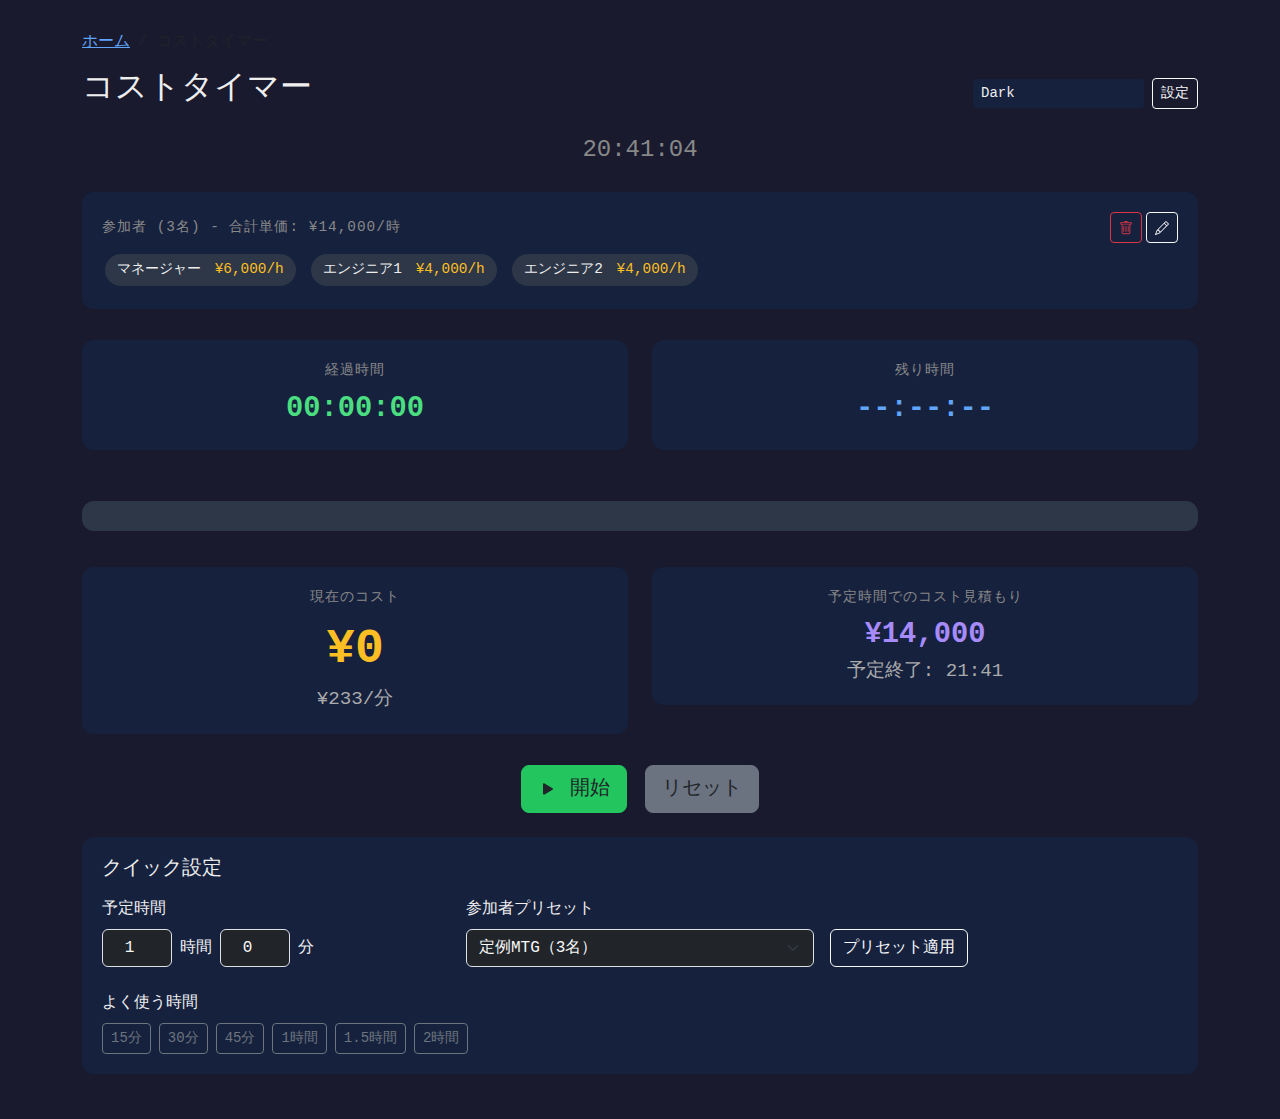
<file: cost-timer/index.html>
<!DOCTYPE html>
<html lang="ja">
<head>
    <meta charset="UTF-8">
    <meta name="viewport" content="width=device-width, initial-scale=1.0">
    <title>コストタイマー</title>
    <link href="https://cdn.jsdelivr.net/npm/bootstrap@5.3.0-alpha1/dist/css/bootstrap.min.css" rel="stylesheet"
          crossorigin="anonymous">
    <script src="https://code.jquery.com/jquery-3.6.0.min.js"></script>
    <style>
        /* ===== テーマ定義 ===== */
        /* White - クラシック白背景 */
        [data-theme="white"] {
            --bg-primary: #f8f9fa;
            --bg-card: #ffffff;
            --bg-card-alt: #f1f3f5;
            --bg-badge: #e9ecef;
            --bg-progress: #dee2e6;
            --text-primary: #212529;
            --text-secondary: #495057;
            --text-muted: #6c757d;
            --color-elapsed: #198754;
            --color-remaining: #0d6efd;
            --color-overtime: #dc3545;
            --color-cost: #fd7e14;
            --color-estimate: #6f42c1;
            --color-link: #0d6efd;
            --color-link-hover: #0a58ca;
            --btn-start: #198754;
            --btn-start-hover: #157347;
            --btn-pause: #ffc107;
            --btn-pause-hover: #e0a800;
            --btn-stop: #dc3545;
            --btn-stop-hover: #bb2d3b;
            --btn-reset: #6c757d;
            --progress-gradient: linear-gradient(90deg, #198754, #20c997);
            --progress-over-gradient: linear-gradient(90deg, #dc3545, #f8d7da);
            --card-border: 1px solid #dee2e6;
            --card-radius: 8px;
            --font-display: -apple-system, BlinkMacSystemFont, 'Segoe UI', Roboto, sans-serif;
            --glow-effect: none;
            --scanline: none;
        }

        /* Dark - ダークブルー */
        :root, [data-theme="dark"] {
            --bg-primary: #1a1a2e;
            --bg-card: #16213e;
            --bg-card-alt: #0f3460;
            --bg-badge: #2d3748;
            --bg-progress: #2d3748;
            --text-primary: #eee;
            --text-secondary: #888;
            --text-muted: #aaa;
            --color-elapsed: #4ade80;
            --color-remaining: #60a5fa;
            --color-overtime: #f87171;
            --color-cost: #fbbf24;
            --color-estimate: #a78bfa;
            --color-link: #60a5fa;
            --color-link-hover: #93c5fd;
            --btn-start: #22c55e;
            --btn-start-hover: #16a34a;
            --btn-pause: #f59e0b;
            --btn-pause-hover: #d97706;
            --btn-stop: #ef4444;
            --btn-stop-hover: #dc2626;
            --btn-reset: #6b7280;
            --progress-gradient: linear-gradient(90deg, #22c55e, #4ade80);
            --progress-over-gradient: linear-gradient(90deg, #ef4444, #f87171);
            --card-border: none;
            --card-radius: 12px;
            --font-display: 'Courier New', monospace;
            --glow-effect: none;
            --scanline: none;
        }

        /* Terminal Green - マトリックス風 */
        [data-theme="terminal"] {
            --bg-primary: #0a0a0a;
            --bg-card: #0d1a0d;
            --bg-card-alt: #0a150a;
            --bg-badge: #1a2f1a;
            --bg-progress: #1a2f1a;
            --text-primary: #00ff41;
            --text-secondary: #00aa2a;
            --text-muted: #008822;
            --color-elapsed: #00ff41;
            --color-remaining: #00ffaa;
            --color-overtime: #ff3333;
            --color-cost: #00ff41;
            --color-estimate: #00cc33;
            --color-link: #00ff41;
            --color-link-hover: #88ff88;
            --btn-start: #00aa2a;
            --btn-start-hover: #00ff41;
            --btn-pause: #aaaa00;
            --btn-pause-hover: #ffff00;
            --btn-stop: #aa0000;
            --btn-stop-hover: #ff0000;
            --btn-reset: #444;
            --progress-gradient: linear-gradient(90deg, #00aa2a, #00ff41);
            --progress-over-gradient: linear-gradient(90deg, #aa0000, #ff3333);
            --card-border: 1px solid #00ff4133;
            --card-radius: 2px;
            --font-display: 'Courier New', monospace;
            --glow-effect: 0 0 10px #00ff4166;
            --scanline: repeating-linear-gradient(
                0deg,
                rgba(0, 255, 65, 0.03) 0px,
                rgba(0, 255, 65, 0.03) 1px,
                transparent 1px,
                transparent 2px
            );
        }

        /* NERV Orange - 警告システム風 */
        [data-theme="nerv"] {
            --bg-primary: #0a0a0a;
            --bg-card: #1a0a00;
            --bg-card-alt: #1a0500;
            --bg-badge: #2a1500;
            --bg-progress: #2a1500;
            --text-primary: #ff6600;
            --text-secondary: #cc5500;
            --text-muted: #994400;
            --color-elapsed: #00ff00;
            --color-remaining: #ff6600;
            --color-overtime: #ff0000;
            --color-cost: #ffcc00;
            --color-estimate: #ff9900;
            --color-link: #ff6600;
            --color-link-hover: #ff9933;
            --btn-start: #00aa00;
            --btn-start-hover: #00ff00;
            --btn-pause: #ff6600;
            --btn-pause-hover: #ff9900;
            --btn-stop: #cc0000;
            --btn-stop-hover: #ff0000;
            --btn-reset: #333;
            --progress-gradient: linear-gradient(90deg, #ff6600, #ffcc00);
            --progress-over-gradient: linear-gradient(90deg, #cc0000, #ff0000);
            --card-border: 2px solid #ff660066;
            --card-radius: 0;
            --font-display: 'Courier New', monospace;
            --glow-effect: 0 0 15px #ff660044;
            --scanline: none;
        }

        /* Neon Cyber - ネオンサイバーパンク */
        [data-theme="neon"] {
            --bg-primary: #0a0a14;
            --bg-card: #12121f;
            --bg-card-alt: #0f0f1a;
            --bg-badge: #1a1a2f;
            --bg-progress: #1a1a2f;
            --text-primary: #fff;
            --text-secondary: #00ffff;
            --text-muted: #ff00ff99;
            --color-elapsed: #00ffff;
            --color-remaining: #ff00ff;
            --color-overtime: #ff3366;
            --color-cost: #ffff00;
            --color-estimate: #00ffff;
            --color-link: #ff00ff;
            --color-link-hover: #ff66ff;
            --btn-start: #00cccc;
            --btn-start-hover: #00ffff;
            --btn-pause: #cc00cc;
            --btn-pause-hover: #ff00ff;
            --btn-stop: #cc0033;
            --btn-stop-hover: #ff3366;
            --btn-reset: #333355;
            --progress-gradient: linear-gradient(90deg, #00ffff, #ff00ff);
            --progress-over-gradient: linear-gradient(90deg, #ff0066, #ff3366);
            --card-border: 1px solid #ff00ff44;
            --card-radius: 4px;
            --font-display: 'Courier New', monospace;
            --glow-effect: 0 0 20px #ff00ff33, 0 0 40px #00ffff22;
            --scanline: none;
        }

        /* Pop Pink - ポップかわいいピンク */
        [data-theme="pink"] {
            --bg-primary: #fff0f5;
            --bg-card: #ffe4ec;
            --bg-card-alt: #ffd6e0;
            --bg-badge: #ffb6c1;
            --bg-progress: #ffc0cb;
            --text-primary: #d63384;
            --text-secondary: #e75480;
            --text-muted: #f08080;
            --color-elapsed: #32cd32;
            --color-remaining: #ff69b4;
            --color-overtime: #dc143c;
            --color-cost: #ff1493;
            --color-estimate: #da70d6;
            --color-link: #ff69b4;
            --color-link-hover: #ff1493;
            --btn-start: #3cb371;
            --btn-start-hover: #2e8b57;
            --btn-pause: #ffa500;
            --btn-pause-hover: #ff8c00;
            --btn-stop: #dc143c;
            --btn-stop-hover: #b22222;
            --btn-reset: #dda0dd;
            --progress-gradient: linear-gradient(90deg, #ff69b4, #ff1493);
            --progress-over-gradient: linear-gradient(90deg, #dc143c, #ff6b6b);
            --card-border: 2px solid #ffb6c1;
            --card-radius: 20px;
            --font-display: 'Arial Rounded MT Bold', 'Rounded Mplus 1c', sans-serif;
            --glow-effect: none;
            --scanline: none;
        }

        /* Pop Aqua - ポップかわいい水色 */
        [data-theme="aqua"] {
            --bg-primary: #f0ffff;
            --bg-card: #e0ffff;
            --bg-card-alt: #d0f0f0;
            --bg-badge: #afeeee;
            --bg-progress: #b0e0e6;
            --text-primary: #008b8b;
            --text-secondary: #20b2aa;
            --text-muted: #5f9ea0;
            --color-elapsed: #3cb371;
            --color-remaining: #00ced1;
            --color-overtime: #ff6347;
            --color-cost: #ff8c00;
            --color-estimate: #48d1cc;
            --color-link: #00ced1;
            --color-link-hover: #20b2aa;
            --btn-start: #3cb371;
            --btn-start-hover: #2e8b57;
            --btn-pause: #ffa500;
            --btn-pause-hover: #ff8c00;
            --btn-stop: #ff6347;
            --btn-stop-hover: #dc143c;
            --btn-reset: #b0c4de;
            --progress-gradient: linear-gradient(90deg, #00ced1, #48d1cc);
            --progress-over-gradient: linear-gradient(90deg, #ff6347, #ff7f50);
            --card-border: 2px solid #afeeee;
            --card-radius: 20px;
            --font-display: 'Arial Rounded MT Bold', 'Rounded Mplus 1c', sans-serif;
            --glow-effect: none;
            --scanline: none;
        }

        /* Midnight Purple - 深夜のパープル */
        [data-theme="midnight"] {
            --bg-primary: #13111c;
            --bg-card: #1e1a2e;
            --bg-card-alt: #2a2440;
            --bg-badge: #3d3557;
            --bg-progress: #3d3557;
            --text-primary: #e0d4f7;
            --text-secondary: #b8a9d9;
            --text-muted: #8b7cb3;
            --color-elapsed: #a855f7;
            --color-remaining: #c084fc;
            --color-overtime: #f472b6;
            --color-cost: #fbbf24;
            --color-estimate: #c084fc;
            --color-link: #a855f7;
            --color-link-hover: #c084fc;
            --btn-start: #7c3aed;
            --btn-start-hover: #8b5cf6;
            --btn-pause: #f59e0b;
            --btn-pause-hover: #fbbf24;
            --btn-stop: #ec4899;
            --btn-stop-hover: #f472b6;
            --btn-reset: #4c4270;
            --progress-gradient: linear-gradient(90deg, #7c3aed, #a855f7);
            --progress-over-gradient: linear-gradient(90deg, #ec4899, #f472b6);
            --card-border: 1px solid #7c3aed44;
            --card-radius: 16px;
            --font-display: 'Courier New', monospace;
            --glow-effect: 0 0 20px #7c3aed33;
            --scanline: none;
        }

        /* Retro Amber - レトロなアンバーCRT */
        [data-theme="amber"] {
            --bg-primary: #0a0800;
            --bg-card: #1a1400;
            --bg-card-alt: #141000;
            --bg-badge: #2a2000;
            --bg-progress: #2a2000;
            --text-primary: #ffb000;
            --text-secondary: #cc8800;
            --text-muted: #996600;
            --color-elapsed: #ffcc00;
            --color-remaining: #ffb000;
            --color-overtime: #ff6600;
            --color-cost: #ffcc00;
            --color-estimate: #ffaa00;
            --color-link: #ffb000;
            --color-link-hover: #ffcc00;
            --btn-start: #aa8800;
            --btn-start-hover: #ccaa00;
            --btn-pause: #ff8800;
            --btn-pause-hover: #ffaa00;
            --btn-stop: #cc4400;
            --btn-stop-hover: #ff6600;
            --btn-reset: #554400;
            --progress-gradient: linear-gradient(90deg, #aa8800, #ffcc00);
            --progress-over-gradient: linear-gradient(90deg, #cc4400, #ff6600);
            --card-border: 1px solid #ffb00033;
            --card-radius: 0;
            --font-display: 'Courier New', monospace;
            --glow-effect: 0 0 8px #ffb00066;
            --scanline: repeating-linear-gradient(
                0deg,
                rgba(255, 176, 0, 0.03) 0px,
                rgba(255, 176, 0, 0.03) 1px,
                transparent 1px,
                transparent 2px
            );
        }

        /* Ocean Deep - 深海ブルー */
        [data-theme="ocean"] {
            --bg-primary: #0a1628;
            --bg-card: #0f2744;
            --bg-card-alt: #0c1f38;
            --bg-badge: #1a3a5c;
            --bg-progress: #1a3a5c;
            --text-primary: #7dd3fc;
            --text-secondary: #38bdf8;
            --text-muted: #0ea5e9;
            --color-elapsed: #22d3ee;
            --color-remaining: #7dd3fc;
            --color-overtime: #f87171;
            --color-cost: #fde047;
            --color-estimate: #38bdf8;
            --color-link: #7dd3fc;
            --color-link-hover: #bae6fd;
            --btn-start: #0891b2;
            --btn-start-hover: #06b6d4;
            --btn-pause: #eab308;
            --btn-pause-hover: #facc15;
            --btn-stop: #dc2626;
            --btn-stop-hover: #ef4444;
            --btn-reset: #1e4976;
            --progress-gradient: linear-gradient(90deg, #0891b2, #22d3ee);
            --progress-over-gradient: linear-gradient(90deg, #dc2626, #f87171);
            --card-border: 1px solid #38bdf844;
            --card-radius: 12px;
            --font-display: 'Courier New', monospace;
            --glow-effect: 0 0 15px #38bdf822;
            --scanline: none;
        }

        /* Sunset - サンセットオレンジ */
        [data-theme="sunset"] {
            --bg-primary: #1a0a0a;
            --bg-card: #2d1515;
            --bg-card-alt: #241010;
            --bg-badge: #4a2020;
            --bg-progress: #4a2020;
            --text-primary: #fcd34d;
            --text-secondary: #fb923c;
            --text-muted: #f97316;
            --color-elapsed: #4ade80;
            --color-remaining: #fcd34d;
            --color-overtime: #ef4444;
            --color-cost: #fcd34d;
            --color-estimate: #fb923c;
            --color-link: #fb923c;
            --color-link-hover: #fcd34d;
            --btn-start: #16a34a;
            --btn-start-hover: #22c55e;
            --btn-pause: #ea580c;
            --btn-pause-hover: #f97316;
            --btn-stop: #dc2626;
            --btn-stop-hover: #ef4444;
            --btn-reset: #78350f;
            --progress-gradient: linear-gradient(90deg, #f97316, #fcd34d);
            --progress-over-gradient: linear-gradient(90deg, #dc2626, #ef4444);
            --card-border: 1px solid #fb923c44;
            --card-radius: 8px;
            --font-display: 'Courier New', monospace;
            --glow-effect: 0 0 15px #fb923c33;
            --scanline: none;
        }

        /* ===== 基本スタイル ===== */
        body {
            margin: 30px 10px;
            background-color: var(--bg-primary);
            color: var(--text-primary);
            font-family: var(--font-display);
        }
        body::before {
            content: '';
            position: fixed;
            top: 0;
            left: 0;
            width: 100%;
            height: 100%;
            background: var(--scanline);
            pointer-events: none;
            z-index: 9999;
        }
        .current-time {
            font-size: 1.5rem;
            font-family: var(--font-display);
            color: var(--text-secondary);
            text-shadow: var(--glow-effect);
        }
        .timer-display {
            font-family: var(--font-display);
            font-size: 4rem;
            font-weight: bold;
            text-shadow: var(--glow-effect);
        }
        .cost-display {
            font-family: var(--font-display);
            font-size: 3rem;
            font-weight: bold;
            color: var(--color-cost);
            text-shadow: var(--glow-effect);
        }
        .cost-rate {
            font-size: 1.2rem;
            color: var(--text-muted);
        }
        .stat-card {
            background: var(--bg-card);
            border-radius: var(--card-radius);
            border: var(--card-border);
            padding: 20px;
            margin-bottom: 15px;
            box-shadow: var(--glow-effect);
        }
        .stat-label {
            font-size: 0.9rem;
            color: var(--text-secondary);
            margin-bottom: 5px;
            text-transform: uppercase;
            letter-spacing: 1px;
        }
        .stat-value {
            font-size: 1.8rem;
            font-weight: bold;
            font-family: var(--font-display);
            text-shadow: var(--glow-effect);
        }
        .elapsed { color: var(--color-elapsed); }
        .remaining { color: var(--color-remaining); }
        .over-time { color: var(--color-overtime); }
        .cost-current { color: var(--color-cost); }
        .cost-estimate { color: var(--color-estimate); }
        .participant-badge {
            display: inline-block;
            background: var(--bg-badge);
            border-radius: 20px;
            padding: 5px 12px;
            margin: 3px;
            font-size: 0.9rem;
            border: var(--card-border);
        }
        .participant-badge .cost {
            color: var(--color-cost);
            margin-left: 5px;
        }
        .btn-start { background-color: var(--btn-start); border-color: var(--btn-start); }
        .btn-start:hover { background-color: var(--btn-start-hover); border-color: var(--btn-start-hover); }
        .btn-pause { background-color: var(--btn-pause); border-color: var(--btn-pause); }
        .btn-pause:hover { background-color: var(--btn-pause-hover); border-color: var(--btn-pause-hover); }
        .btn-stop { background-color: var(--btn-stop); border-color: var(--btn-stop); }
        .btn-stop:hover { background-color: var(--btn-stop-hover); border-color: var(--btn-stop-hover); }
        .btn-reset { background-color: var(--btn-reset); border-color: var(--btn-reset); }
        .progress-container {
            background: var(--bg-progress);
            border-radius: var(--card-radius);
            height: 30px;
            overflow: hidden;
            margin: 20px 0;
            border: var(--card-border);
        }
        .progress-bar-custom {
            height: 100%;
            transition: width 0.5s ease;
        }
        .progress-elapsed {
            background: var(--progress-gradient);
        }
        .progress-over {
            background: var(--progress-over-gradient);
        }
        .summary-section {
            display: none;
            background: var(--bg-card-alt);
            border-radius: var(--card-radius);
            border: var(--card-border);
            padding: 25px;
            margin-top: 20px;
        }
        a { color: var(--color-link); }
        a:hover { color: var(--color-link-hover); }

        /* テーマ選択UI */
        .theme-selector {
            background: var(--bg-card);
            border: var(--card-border);
            color: var(--text-primary);
        }

        /* ===== テーマ専用エフェクト ===== */

        /* Terminal Green テーマ */
        [data-theme="terminal"] .stat-card {
            position: relative;
        }
        [data-theme="terminal"] .stat-card::before {
            content: '';
            position: absolute;
            top: 0;
            left: 0;
            right: 0;
            height: 2px;
            background: linear-gradient(90deg, transparent, #00ff41, transparent);
            animation: scanline-move 2s linear infinite;
        }
        @keyframes scanline-move {
            0% { opacity: 0.3; }
            50% { opacity: 1; }
            100% { opacity: 0.3; }
        }
        [data-theme="terminal"] .breadcrumb {
            background: transparent;
            border-left: 2px solid #00ff41;
            padding-left: 10px;
        }
        [data-theme="terminal"] .breadcrumb-item.active {
            color: #00ff41;
        }

        /* NERV Orange テーマ */
        [data-theme="nerv"] .stat-card {
            position: relative;
            clip-path: polygon(0 0, calc(100% - 10px) 0, 100% 10px, 100% 100%, 10px 100%, 0 calc(100% - 10px));
        }
        [data-theme="nerv"] .stat-card::before {
            content: 'COST';
            position: absolute;
            top: 5px;
            right: 15px;
            font-size: 0.6rem;
            color: #ff660066;
            letter-spacing: 2px;
        }
        [data-theme="nerv"] .stat-label {
            text-transform: uppercase;
            letter-spacing: 2px;
            font-size: 0.75rem;
        }
        [data-theme="nerv"] .breadcrumb {
            background: transparent;
            border-left: 3px solid #ff6600;
            padding-left: 10px;
        }
        [data-theme="nerv"] h2::before {
            content: '>>> ';
            color: #ff6600;
        }
        @keyframes nerv-blink {
            0%, 100% { opacity: 1; }
            50% { opacity: 0.5; }
        }
        [data-theme="nerv"] .over-time {
            animation: nerv-blink 0.5s ease-in-out infinite;
        }

        /* Neon Cyber テーマ */
        [data-theme="neon"] .stat-card {
            position: relative;
            overflow: hidden;
        }
        [data-theme="neon"] .stat-card::before {
            content: '';
            position: absolute;
            top: -50%;
            left: -50%;
            width: 200%;
            height: 200%;
            background: linear-gradient(
                45deg,
                transparent 40%,
                rgba(255, 0, 255, 0.1) 45%,
                rgba(0, 255, 255, 0.1) 55%,
                transparent 60%
            );
            animation: neon-shine 3s linear infinite;
        }
        @keyframes neon-shine {
            0% { transform: translateX(-100%) rotate(45deg); }
            100% { transform: translateX(100%) rotate(45deg); }
        }
        [data-theme="neon"] .breadcrumb {
            background: linear-gradient(90deg, rgba(255,0,255,0.1), rgba(0,255,255,0.1));
            border-radius: 4px;
            padding: 8px 15px;
        }
        [data-theme="neon"] .cost-display {
            text-shadow: 0 0 10px #ffff00, 0 0 20px #ffff0066;
        }
        [data-theme="neon"] .stat-value {
            text-shadow: 0 0 10px currentColor;
        }

        /* Pop Pink テーマ */
        [data-theme="pink"] .stat-card {
            box-shadow: 0 4px 15px rgba(255, 105, 180, 0.3);
        }
        [data-theme="pink"] .breadcrumb {
            background: linear-gradient(90deg, #ffe4ec, #ffd6e0);
            border-radius: 20px;
            padding: 8px 15px;
        }
        [data-theme="pink"] .btn {
            border-radius: 20px;
        }
        [data-theme="pink"] .participant-badge {
            background: linear-gradient(135deg, #ffb6c1, #ffc0cb);
            color: #d63384;
        }
        [data-theme="pink"] h2 {
            color: #ff69b4;
        }

        /* Pop Aqua テーマ */
        [data-theme="aqua"] .stat-card {
            box-shadow: 0 4px 15px rgba(0, 206, 209, 0.3);
        }
        [data-theme="aqua"] .breadcrumb {
            background: linear-gradient(90deg, #e0ffff, #d0f0f0);
            border-radius: 20px;
            padding: 8px 15px;
        }
        [data-theme="aqua"] .btn {
            border-radius: 20px;
        }
        [data-theme="aqua"] .participant-badge {
            background: linear-gradient(135deg, #afeeee, #b0e0e6);
            color: #008b8b;
        }
        [data-theme="aqua"] h2 {
            color: #20b2aa;
        }

        /* 明るいテーマ共通 - ボタンの視認性向上 */
        [data-theme="white"] .btn-outline-light,
        [data-theme="pink"] .btn-outline-light,
        [data-theme="aqua"] .btn-outline-light {
            color: #495057;
            border-color: #6c757d;
        }
        [data-theme="white"] .btn-outline-light:hover,
        [data-theme="pink"] .btn-outline-light:hover,
        [data-theme="aqua"] .btn-outline-light:hover {
            background-color: #6c757d;
            color: #fff;
        }

        /* Midnight Purple テーマ */
        [data-theme="midnight"] .stat-card {
            box-shadow: 0 4px 20px rgba(124, 58, 237, 0.2);
        }
        [data-theme="midnight"] .breadcrumb {
            background: linear-gradient(90deg, rgba(124,58,237,0.2), rgba(168,85,247,0.1));
            border-radius: 8px;
            padding: 8px 15px;
        }
        [data-theme="midnight"] .cost-display {
            text-shadow: 0 0 15px #fbbf2466;
        }

        /* Retro Amber テーマ */
        [data-theme="amber"] .stat-card {
            position: relative;
        }
        [data-theme="amber"] .stat-card::before {
            content: '';
            position: absolute;
            top: 0;
            left: 0;
            right: 0;
            height: 1px;
            background: #ffb00066;
        }
        [data-theme="amber"] .breadcrumb {
            background: transparent;
            border-left: 2px solid #ffb000;
            padding-left: 10px;
        }
        [data-theme="amber"] .stat-label::before {
            content: '> ';
            color: #ffb00066;
        }

        /* Ocean Deep テーマ */
        [data-theme="ocean"] .stat-card {
            position: relative;
            overflow: hidden;
        }
        [data-theme="ocean"] .stat-card::after {
            content: '';
            position: absolute;
            bottom: 0;
            left: 0;
            right: 0;
            height: 3px;
            background: linear-gradient(90deg, transparent, #38bdf8, transparent);
            opacity: 0.5;
        }
        [data-theme="ocean"] .breadcrumb {
            background: rgba(56, 189, 248, 0.1);
            border-radius: 8px;
            padding: 8px 15px;
        }

        /* Sunset テーマ */
        [data-theme="sunset"] .stat-card {
            background: linear-gradient(180deg, var(--bg-card) 0%, rgba(249,115,22,0.1) 100%);
        }
        [data-theme="sunset"] .breadcrumb {
            background: linear-gradient(90deg, rgba(251,146,60,0.2), rgba(252,211,77,0.1));
            border-radius: 8px;
            padding: 8px 15px;
        }
        [data-theme="sunset"] .progress-elapsed {
            background: linear-gradient(90deg, #f97316, #fcd34d, #fef08a);
        }
    </style>
</head>
<body>
<div class="container">
    <div class="row mb-3">
        <div class="col">
            <nav aria-label="breadcrumb">
                <ol class="breadcrumb">
                    <li class="breadcrumb-item"><a href="../index.html">ホーム</a></li>
                    <li class="breadcrumb-item active">コストタイマー</li>
                </ol>
            </nav>
            <div class="d-flex justify-content-between align-items-center">
                <h2>コストタイマー</h2>
                <div class="d-flex gap-2 align-items-center">
                    <select class="form-select form-select-sm theme-selector" id="themeSelect" style="width: auto;">
                        <option value="white">White</option>
                        <option value="dark">Dark</option>
                        <option value="terminal">Terminal Green</option>
                        <option value="nerv">NERV Orange</option>
                        <option value="neon">Neon Cyber</option>
                        <option value="midnight">Midnight Purple</option>
                        <option value="ocean">Ocean Deep</option>
                        <option value="sunset">Sunset</option>
                        <option value="amber">Retro Amber</option>
                        <option value="pink">Pop Pink</option>
                        <option value="aqua">Pop Aqua</option>
                    </select>
                    <a href="settings.html" class="btn btn-outline-light btn-sm">設定</a>
                </div>
            </div>
        </div>
    </div>

    <!-- 現在時刻 -->
    <div class="row mb-4">
        <div class="col text-center">
            <div class="current-time" id="currentTime">--:--:--</div>
        </div>
    </div>

    <!-- 参加者表示 -->
    <div class="row mb-3">
        <div class="col">
            <div class="stat-card">
                <div class="d-flex justify-content-between align-items-center mb-2">
                    <div class="stat-label mb-0">参加者 (<span id="participantCount">0</span>名) - 合計単価: <span id="totalHourlyRate">¥0</span>/時</div>
                    <div class="d-flex gap-1">
                        <button class="btn btn-sm btn-outline-danger" id="clearParticipantsBtn" title="参加者をクリア">
                            <svg xmlns="http://www.w3.org/2000/svg" width="14" height="14" fill="currentColor" viewBox="0 0 16 16">
                                <path d="M5.5 5.5A.5.5 0 0 1 6 6v6a.5.5 0 0 1-1 0V6a.5.5 0 0 1 .5-.5m2.5 0a.5.5 0 0 1 .5.5v6a.5.5 0 0 1-1 0V6a.5.5 0 0 1 .5-.5m3 .5a.5.5 0 0 0-1 0v6a.5.5 0 0 0 1 0z"/>
                                <path d="M14.5 3a1 1 0 0 1-1 1H13v9a2 2 0 0 1-2 2H5a2 2 0 0 1-2-2V4h-.5a1 1 0 0 1-1-1V2a1 1 0 0 1 1-1H6a1 1 0 0 1 1-1h2a1 1 0 0 1 1 1h3.5a1 1 0 0 1 1 1zM4.118 4 4 4.059V13a1 1 0 0 0 1 1h6a1 1 0 0 0 1-1V4.059L11.882 4zM2.5 3h11V2h-11z"/>
                            </svg>
                        </button>
                        <button class="btn btn-sm btn-outline-light" id="editParticipantsBtn" title="参加者を編集">
                            <svg xmlns="http://www.w3.org/2000/svg" width="14" height="14" fill="currentColor" viewBox="0 0 16 16">
                                <path d="M12.146.146a.5.5 0 0 1 .708 0l3 3a.5.5 0 0 1 0 .708l-10 10a.5.5 0 0 1-.168.11l-5 2a.5.5 0 0 1-.65-.65l2-5a.5.5 0 0 1 .11-.168l10-10zM11.207 2.5 13.5 4.793 14.793 3.5 12.5 1.207 11.207 2.5zm1.586 3L10.5 3.207 4 9.707V10h.5a.5.5 0 0 1 .5.5v.5h.5a.5.5 0 0 1 .5.5v.5h.293l6.5-6.5zm-9.761 5.175-.106.106-1.528 3.821 3.821-1.528.106-.106A.5.5 0 0 1 5 12.5V12h-.5a.5.5 0 0 1-.5-.5V11h-.5a.5.5 0 0 1-.468-.325z"/>
                            </svg>
                        </button>
                    </div>
                </div>
                <div id="participantList"></div>
            </div>
        </div>
    </div>

    <!-- メインタイマー表示 -->
    <div class="row mb-3">
        <div class="col-md-6">
            <div class="stat-card text-center">
                <div class="stat-label">経過時間</div>
                <div class="stat-value elapsed" id="elapsedTime">00:00:00</div>
            </div>
        </div>
        <div class="col-md-6">
            <div class="stat-card text-center">
                <div class="stat-label">残り時間</div>
                <div class="stat-value remaining" id="remainingTime">--:--:--</div>
            </div>
        </div>
    </div>

    <!-- プログレスバー -->
    <div class="row mb-3">
        <div class="col">
            <div class="progress-container">
                <div class="progress-bar-custom progress-elapsed" id="progressBar" style="width: 0%"></div>
            </div>
        </div>
    </div>

    <!-- コスト表示 -->
    <div class="row mb-3">
        <div class="col-md-6">
            <div class="stat-card text-center">
                <div class="stat-label">現在のコスト</div>
                <div class="cost-display" id="currentCost">¥0</div>
                <div class="cost-rate" id="costRate">¥0/分</div>
            </div>
        </div>
        <div class="col-md-6">
            <div class="stat-card text-center">
                <div class="stat-label">予定時間でのコスト見積もり</div>
                <div class="stat-value cost-estimate" id="estimatedCost">¥0</div>
                <div class="cost-rate">予定終了: <span id="plannedEndTime">--:--</span></div>
            </div>
        </div>
    </div>

    <!-- 超過表示 -->
    <div class="row mb-3" id="overTimeSection" style="display: none;">
        <div class="col">
            <div class="stat-card text-center" style="border: 2px solid #ef4444;">
                <div class="stat-label">超過時間</div>
                <div class="stat-value over-time" id="overTime">00:00:00</div>
                <div class="cost-rate">超過コスト: <span id="overCost" class="text-danger">¥0</span></div>
            </div>
        </div>
    </div>

    <!-- コントロールボタン -->
    <div class="row mb-4">
        <div class="col text-center">
            <button class="btn btn-start btn-lg me-2" id="startBtn">
                <svg xmlns="http://www.w3.org/2000/svg" width="20" height="20" fill="currentColor" viewBox="0 0 16 16">
                    <path d="m11.596 8.697-6.363 3.692c-.54.313-1.233-.066-1.233-.697V4.308c0-.63.692-1.01 1.233-.696l6.363 3.692a.802.802 0 0 1 0 1.393z"/>
                </svg>
                開始
            </button>
            <button class="btn btn-pause btn-lg me-2" id="pauseBtn" style="display: none;">
                <svg xmlns="http://www.w3.org/2000/svg" width="20" height="20" fill="currentColor" viewBox="0 0 16 16">
                    <path d="M5.5 3.5A1.5 1.5 0 0 1 7 5v6a1.5 1.5 0 0 1-3 0V5a1.5 1.5 0 0 1 1.5-1.5m5 0A1.5 1.5 0 0 1 12 5v6a1.5 1.5 0 0 1-3 0V5a1.5 1.5 0 0 1 1.5-1.5"/>
                </svg>
                一時停止
            </button>
            <button class="btn btn-start btn-lg me-2" id="resumeBtn" style="display: none;">
                <svg xmlns="http://www.w3.org/2000/svg" width="20" height="20" fill="currentColor" viewBox="0 0 16 16">
                    <path d="m11.596 8.697-6.363 3.692c-.54.313-1.233-.066-1.233-.697V4.308c0-.63.692-1.01 1.233-.696l6.363 3.692a.802.802 0 0 1 0 1.393z"/>
                </svg>
                再開
            </button>
            <button class="btn btn-stop btn-lg me-2" id="stopBtn" style="display: none;">
                <svg xmlns="http://www.w3.org/2000/svg" width="20" height="20" fill="currentColor" viewBox="0 0 16 16">
                    <path d="M5 3.5h6A1.5 1.5 0 0 1 12.5 5v6a1.5 1.5 0 0 1-1.5 1.5H5A1.5 1.5 0 0 1 3.5 11V5A1.5 1.5 0 0 1 5 3.5"/>
                </svg>
                終了
            </button>
            <button class="btn btn-reset btn-lg" id="resetBtn">
                リセット
            </button>
        </div>
    </div>

    <!-- サマリーセクション（終了後表示） -->
    <div class="summary-section" id="summarySection">
        <h4 class="mb-4">ミーティングサマリー</h4>
        <div class="row">
            <div class="col-md-4">
                <div class="stat-label">開始時刻</div>
                <div class="stat-value" id="summaryStartTime">--:--:--</div>
            </div>
            <div class="col-md-4">
                <div class="stat-label">終了時刻</div>
                <div class="stat-value" id="summaryEndTime">--:--:--</div>
            </div>
            <div class="col-md-4">
                <div class="stat-label">実際の所要時間</div>
                <div class="stat-value" id="summaryDuration">--:--:--</div>
            </div>
        </div>
        <hr style="border-color: #4a5568;">
        <div class="row">
            <div class="col-md-4">
                <div class="stat-label">予定コスト</div>
                <div class="stat-value cost-estimate" id="summaryEstimatedCost">¥0</div>
            </div>
            <div class="col-md-4">
                <div class="stat-label">実際のコスト</div>
                <div class="stat-value cost-current" id="summaryActualCost">¥0</div>
            </div>
            <div class="col-md-4">
                <div class="stat-label">差額</div>
                <div class="stat-value" id="summaryCostDiff">¥0</div>
            </div>
        </div>
    </div>

    <!-- 設定セクション -->
    <div class="row mt-4">
        <div class="col">
            <div class="stat-card">
                <h5 class="mb-3">クイック設定</h5>
                <div class="row g-3 align-items-end">
                    <div class="col-md-4">
                        <label class="form-label">予定時間</label>
                        <div class="d-flex align-items-center gap-2">
                            <input type="number" class="form-control bg-dark text-light text-center" id="plannedHours" value="1" min="0" max="23" style="width: 70px;">
                            <span>時間</span>
                            <input type="number" class="form-control bg-dark text-light text-center" id="plannedMinutes" value="0" min="0" max="59" style="width: 70px;">
                            <span>分</span>
                        </div>
                    </div>
                    <div class="col-md-4">
                        <label class="form-label">参加者プリセット</label>
                        <select class="form-select bg-dark text-light" id="presetSelect">
                            <option value="">-- 選択 --</option>
                        </select>
                    </div>
                    <div class="col-md-4">
                        <button class="btn btn-outline-light" id="applyPresetBtn">プリセット適用</button>
                    </div>
                </div>
                <div class="row g-3 mt-2">
                    <div class="col-12">
                        <label class="form-label">よく使う時間</label>
                        <div class="d-flex flex-wrap gap-2">
                            <button class="btn btn-sm btn-outline-secondary quick-time-btn" data-minutes="15">15分</button>
                            <button class="btn btn-sm btn-outline-secondary quick-time-btn" data-minutes="30">30分</button>
                            <button class="btn btn-sm btn-outline-secondary quick-time-btn" data-minutes="45">45分</button>
                            <button class="btn btn-sm btn-outline-secondary quick-time-btn" data-minutes="60">1時間</button>
                            <button class="btn btn-sm btn-outline-secondary quick-time-btn" data-minutes="90">1.5時間</button>
                            <button class="btn btn-sm btn-outline-secondary quick-time-btn" data-minutes="120">2時間</button>
                        </div>
                    </div>
                </div>
            </div>
        </div>
    </div>
</div>

<!-- 参加者編集モーダル -->
<div class="modal fade" id="participantsModal" tabindex="-1" aria-hidden="true">
    <div class="modal-dialog modal-lg">
        <div class="modal-content bg-dark text-light">
            <div class="modal-header">
                <h5 class="modal-title">参加者を編集</h5>
                <button type="button" class="btn-close btn-close-white" data-bs-dismiss="modal" aria-label="Close"></button>
            </div>
            <div class="modal-body">
                <div class="mb-3">
                    <div class="d-flex justify-content-between align-items-center mb-2">
                        <label class="form-label mb-0">参加者一覧</label>
                        <button type="button" class="btn btn-sm btn-success" id="addParticipantBtn">
                            <svg xmlns="http://www.w3.org/2000/svg" width="14" height="14" fill="currentColor" class="bi bi-plus-lg" viewBox="0 0 16 16">
                                <path fill-rule="evenodd" d="M8 2a.5.5 0 0 1 .5.5v5h5a.5.5 0 0 1 0 1h-5v5a.5.5 0 0 1-1 0v-5h-5a.5.5 0 0 1 0-1h5v-5A.5.5 0 0 1 8 2"/>
                            </svg>
                            追加
                        </button>
                    </div>
                    <div id="modalParticipantList"></div>
                </div>
                <div class="text-center p-3" style="background: #16213e; border-radius: 8px;">
                    <span class="text-muted">合計時給:</span>
                    <span class="fs-4 fw-bold text-warning" id="modalTotalRate">¥0</span>/時
                </div>
                <!-- プリセット情報と注意書き -->
                <div id="presetInfoSection" class="mt-3 p-3" style="background: #2d3748; border-radius: 8px; display: none;">
                    <div class="d-flex align-items-center gap-2 mb-2">
                        <svg xmlns="http://www.w3.org/2000/svg" width="16" height="16" fill="#ffc107" viewBox="0 0 16 16">
                            <path d="M8 15A7 7 0 1 1 8 1a7 7 0 0 1 0 14m0 1A8 8 0 1 0 8 0a8 8 0 0 0 0 16"/>
                            <path d="m8.93 6.588-2.29.287-.082.38.45.083c.294.07.352.176.288.469l-.738 3.468c-.194.897.105 1.319.808 1.319.545 0 1.178-.252 1.465-.598l.088-.416c-.2.176-.492.246-.686.246-.275 0-.375-.193-.304-.533zM9 4.5a1 1 0 1 1-2 0 1 1 0 0 1 2 0"/>
                        </svg>
                        <span class="text-warning" id="presetInfoText">プリセット「」を編集中</span>
                    </div>
                    <small class="d-block mb-2" style="color: #a0aec0;">
                        ここでの変更は今回のセッションのみ有効です。プリセット自体は変更されません。
                    </small>
                    <button type="button" class="btn btn-sm btn-outline-warning" id="saveToPresetBtn">
                        <svg xmlns="http://www.w3.org/2000/svg" width="14" height="14" fill="currentColor" class="me-1" viewBox="0 0 16 16">
                            <path d="M2 1a1 1 0 0 0-1 1v12a1 1 0 0 0 1 1h12a1 1 0 0 0 1-1V2a1 1 0 0 0-1-1H9.5a1 1 0 0 0-1 1v7.293l2.646-2.647a.5.5 0 0 1 .708.708l-3.5 3.5a.5.5 0 0 1-.708 0l-3.5-3.5a.5.5 0 1 1 .708-.708L7.5 9.293V2a2 2 0 0 1 2-2H14a2 2 0 0 1 2 2v12a2 2 0 0 1-2 2H2a2 2 0 0 1-2-2V2a2 2 0 0 1 2-2h2.5a.5.5 0 0 1 0 1z"/>
                        </svg>
                        プリセットに保存
                    </button>
                </div>
            </div>
            <div class="modal-footer">
                <button type="button" class="btn btn-secondary" data-bs-dismiss="modal">キャンセル</button>
                <button type="button" class="btn btn-primary" id="saveParticipantsBtn">適用</button>
            </div>
        </div>
    </div>
</div>

<script src="https://cdn.jsdelivr.net/npm/@popperjs/core@2.11.6/dist/umd/popper.min.js" crossorigin="anonymous"></script>
<script src="https://cdn.jsdelivr.net/npm/bootstrap@5.3.0-alpha1/dist/js/bootstrap.min.js" crossorigin="anonymous"></script>
<script>
$(document).ready(function() {
    // 状態管理
    let state = {
        status: 'idle', // idle, running, paused, stopped
        startTime: null,
        pausedTime: 0,
        pauseStartTime: null,
        participants: [],
        plannedDuration: 60, // 分
        totalHourlyRate: 0
    };

    // 設定データ（デフォルトプリセット付き）
    const defaultSettings = {
        presets: [
            {
                name: "定例MTG（3名）",
                participants: [
                    { name: "マネージャー", hourlyRate: 6000 },
                    { name: "エンジニア1", hourlyRate: 4000 },
                    { name: "エンジニア2", hourlyRate: 4000 }
                ]
            }
        ]
    };

    let settings = JSON.parse(JSON.stringify(defaultSettings));

    // モーダル用の一時参加者リスト
    let tempParticipants = [];
    let participantsModal;
    let currentPresetIndex = null; // 現在適用中のプリセットインデックス

    // 初期化
    function init() {
        loadTheme();
        loadSettings();
        renderPresets();
        participantsModal = new bootstrap.Modal(document.getElementById('participantsModal'));
        updateCurrentTime();
        setInterval(updateCurrentTime, 1000);
        setInterval(updateDisplay, 100);
        setupEventListeners();

        // 予定時間の初期値をstateに反映
        state.plannedDuration = getPlannedDurationFromInputs();

        // デフォルト参加者（プリセットがある場合は最初のを使う）
        if (settings.presets.length > 0) {
            state.participants = settings.presets[0].participants.map(p => ({ ...p }));
            currentPresetIndex = 0;
            $('#presetSelect').val('0');
        } else {
            state.participants = [
                { name: "参加者1", hourlyRate: 5000 },
                { name: "参加者2", hourlyRate: 5000 }
            ];
        }
        calculateTotalRate();
        renderParticipants();
        updateEstimate();
        updateButtonStates();
    }

    function loadTheme() {
        // nebukinToolsTheme を共通で使用（カウントダウンタイマーと共有）
        const savedTheme = localStorage.getItem('nebukinToolsTheme') || 'dark';
        document.body.setAttribute('data-theme', savedTheme);
        $('#themeSelect').val(savedTheme);
    }

    function saveTheme(theme) {
        localStorage.setItem('nebukinToolsTheme', theme);
        document.body.setAttribute('data-theme', theme);
    }

    function loadSettings() {
        const cookieValue = document.cookie.replace(/(?:(?:^|.*;\s*)costTimerSettings\s*\=\s*([^;]*).*$)|^.*$/, '$1');
        if (cookieValue) {
            try {
                settings = JSON.parse(decodeURIComponent(cookieValue));
            } catch (e) {
                console.error('Failed to load settings:', e);
            }
        }
    }

    function updateCurrentTime() {
        const now = new Date();
        const timeStr = now.toLocaleTimeString('ja-JP', { hour12: false });
        $('#currentTime').text(timeStr);
    }

    function calculateTotalRate() {
        state.totalHourlyRate = state.participants.reduce((sum, p) => sum + p.hourlyRate, 0);
        $('#totalHourlyRate').text(formatCurrency(state.totalHourlyRate));
        $('#costRate').text(formatCurrency(state.totalHourlyRate / 60) + '/分');
    }

    function renderParticipants() {
        const $list = $('#participantList');
        $list.empty();
        state.participants.forEach(p => {
            $list.append(`
                <span class="participant-badge">
                    ${escapeHtml(p.name)}
                    <span class="cost">¥${p.hourlyRate.toLocaleString()}/h</span>
                </span>
            `);
        });
        $('#participantCount').text(state.participants.length);
    }

    function renderPresets() {
        const $select = $('#presetSelect');
        $select.find('option:not(:first)').remove();
        settings.presets.forEach((preset, index) => {
            $select.append(`<option value="${index}">${escapeHtml(preset.name)}</option>`);
        });
    }

    function getPlannedDurationFromInputs() {
        const hours = parseInt($('#plannedHours').val()) || 0;
        const minutes = parseInt($('#plannedMinutes').val()) || 0;
        return hours * 60 + minutes;
    }

    function setPlannedDurationInputs(totalMinutes) {
        const hours = Math.floor(totalMinutes / 60);
        const minutes = totalMinutes % 60;
        $('#plannedHours').val(hours);
        $('#plannedMinutes').val(minutes);
    }

    function updateEstimate() {
        const plannedMinutes = state.plannedDuration;

        // 0分の場合はコスト0で固定
        if (plannedMinutes <= 0) {
            $('#estimatedCost').text('¥0');
            $('#plannedEndTime').text('--:--');
            return;
        }

        const estimatedCost = (state.totalHourlyRate / 60) * plannedMinutes;
        $('#estimatedCost').text(formatCurrency(estimatedCost));

        if (state.startTime) {
            const endTime = new Date(state.startTime.getTime() + plannedMinutes * 60 * 1000);
            $('#plannedEndTime').text(endTime.toLocaleTimeString('ja-JP', { hour: '2-digit', minute: '2-digit' }));
        } else {
            const now = new Date();
            const endTime = new Date(now.getTime() + plannedMinutes * 60 * 1000);
            $('#plannedEndTime').text(endTime.toLocaleTimeString('ja-JP', { hour: '2-digit', minute: '2-digit' }));
        }
    }

    function updateDisplay() {
        if (state.status === 'idle' || state.status === 'stopped') return;

        const now = new Date();
        let elapsedMs;

        if (state.status === 'paused') {
            elapsedMs = state.pauseStartTime - state.startTime - state.pausedTime;
        } else {
            elapsedMs = now - state.startTime - state.pausedTime;
        }

        const elapsedSeconds = Math.floor(elapsedMs / 1000);
        const plannedSeconds = state.plannedDuration * 60;

        // 経過時間
        $('#elapsedTime').text(formatTime(elapsedSeconds));

        // 残り時間（予定0分の場合は常に超過扱い）
        if (plannedSeconds <= 0) {
            $('#remainingTime').text('--:--:--').removeClass('over-time remaining');
            $('#overTimeSection').hide();
            $('#progressBar').css('width', '0%');
        } else {
            const remainingSeconds = plannedSeconds - elapsedSeconds;
            if (remainingSeconds >= 0) {
                $('#remainingTime').text(formatTime(remainingSeconds)).removeClass('over-time').addClass('remaining');
                $('#overTimeSection').hide();
            } else {
                $('#remainingTime').text('00:00:00').removeClass('remaining');
                $('#overTimeSection').show();
                $('#overTime').text(formatTime(Math.abs(remainingSeconds)));
                const overCost = (state.totalHourlyRate / 3600) * Math.abs(remainingSeconds);
                $('#overCost').text(formatCurrency(overCost));
            }

            // プログレスバー
            const progress = Math.min((elapsedSeconds / plannedSeconds) * 100, 100);
            const $progressBar = $('#progressBar');
            $progressBar.css('width', progress + '%');
            if (elapsedSeconds > plannedSeconds) {
                $progressBar.removeClass('progress-elapsed').addClass('progress-over');
            } else {
                $progressBar.removeClass('progress-over').addClass('progress-elapsed');
            }
        }

        // 現在のコスト
        const currentCost = (state.totalHourlyRate / 3600) * elapsedSeconds;
        $('#currentCost').text(formatCurrency(currentCost));
    }

    function formatTime(totalSeconds) {
        const hours = Math.floor(totalSeconds / 3600);
        const minutes = Math.floor((totalSeconds % 3600) / 60);
        const seconds = totalSeconds % 60;
        return `${String(hours).padStart(2, '0')}:${String(minutes).padStart(2, '0')}:${String(seconds).padStart(2, '0')}`;
    }

    function formatCurrency(amount) {
        return '¥' + Math.round(amount).toLocaleString();
    }

    function escapeHtml(text) {
        const div = document.createElement('div');
        div.textContent = text;
        return div.innerHTML;
    }

    // モーダル用参加者リスト描画
    function renderModalParticipantList() {
        const $list = $('#modalParticipantList');
        $list.empty();

        if (tempParticipants.length === 0) {
            $list.append('<div class="text-center text-muted py-3">参加者がいません</div>');
            updateModalTotalRate();
            return;
        }

        tempParticipants.forEach((p, index) => {
            $list.append(`
                <div class="d-flex align-items-center gap-2 mb-2 p-2" style="background: #2d3748; border-radius: 6px;">
                    <input type="text" class="form-control form-control-sm bg-secondary text-light modal-participant-name"
                           value="${escapeHtml(p.name)}" placeholder="名前" data-index="${index}" style="flex: 1;">
                    <div class="input-group input-group-sm" style="width: 150px;">
                        <span class="input-group-text bg-secondary text-light">¥</span>
                        <input type="number" class="form-control bg-secondary text-light modal-participant-rate"
                               value="${p.hourlyRate}" min="0" step="100" data-index="${index}">
                        <span class="input-group-text bg-secondary text-light">/h</span>
                    </div>
                    <button type="button" class="btn btn-sm btn-outline-danger remove-modal-participant-btn" data-index="${index}">
                        <svg xmlns="http://www.w3.org/2000/svg" width="14" height="14" fill="currentColor" viewBox="0 0 16 16">
                            <path d="M5.5 5.5A.5.5 0 0 1 6 6v6a.5.5 0 0 1-1 0V6a.5.5 0 0 1 .5-.5m2.5 0a.5.5 0 0 1 .5.5v6a.5.5 0 0 1-1 0V6a.5.5 0 0 1 .5-.5m3 .5a.5.5 0 0 0-1 0v6a.5.5 0 0 0 1 0z"/>
                            <path d="M14.5 3a1 1 0 0 1-1 1H13v9a2 2 0 0 1-2 2H5a2 2 0 0 1-2-2V4h-.5a1 1 0 0 1-1-1V2a1 1 0 0 1 1-1H6a1 1 0 0 1 1-1h2a1 1 0 0 1 1 1h3.5a1 1 0 0 1 1 1zM4.118 4 4 4.059V13a1 1 0 0 0 1 1h6a1 1 0 0 0 1-1V4.059L11.882 4zM2.5 3h11V2h-11z"/>
                        </svg>
                    </button>
                </div>
            `);
        });

        updateModalTotalRate();
    }

    function updateModalTotalRate() {
        const total = tempParticipants.reduce((sum, p) => sum + (p.hourlyRate || 0), 0);
        $('#modalTotalRate').text('¥' + total.toLocaleString());
    }

    function updateModalPresetInfo() {
        if (currentPresetIndex !== null && settings.presets[currentPresetIndex]) {
            const presetName = settings.presets[currentPresetIndex].name;
            $('#presetInfoText').text(`プリセット「${presetName}」を編集中`);
            $('#presetInfoSection').show();
        } else {
            $('#presetInfoSection').hide();
        }
    }

    function saveSettings() {
        const expirationDate = new Date();
        expirationDate.setFullYear(expirationDate.getFullYear() + 1);
        document.cookie = `costTimerSettings=${encodeURIComponent(JSON.stringify(settings))}; expires=${expirationDate.toUTCString()}; path=/; SameSite=Lax; Secure`;
    }

    function updateButtonStates() {
        const hasParticipants = state.participants.length > 0;
        $('#startBtn').prop('disabled', !hasParticipants);
        $('#clearParticipantsBtn').prop('disabled', !hasParticipants);
    }

    function setupEventListeners() {
        // テーマ切り替え
        $('#themeSelect').on('change', function() {
            saveTheme($(this).val());
        });

        $('#startBtn').on('click', function() {
            state.status = 'running';
            state.startTime = new Date();
            state.pausedTime = 0;
            state.plannedDuration = getPlannedDurationFromInputs();

            $('#startBtn').hide();
            $('#pauseBtn').show();
            $('#stopBtn').show();
            $('#summarySection').hide();

            updateEstimate();
        });

        $('#pauseBtn').on('click', function() {
            state.status = 'paused';
            state.pauseStartTime = new Date();

            $('#pauseBtn').hide();
            $('#resumeBtn').show();
        });

        $('#resumeBtn').on('click', function() {
            state.status = 'running';
            state.pausedTime += new Date() - state.pauseStartTime;

            $('#resumeBtn').hide();
            $('#pauseBtn').show();
        });

        $('#stopBtn').on('click', function() {
            state.status = 'stopped';
            const endTime = new Date();

            let elapsedMs;
            if (state.pauseStartTime && state.status === 'paused') {
                elapsedMs = state.pauseStartTime - state.startTime - state.pausedTime;
            } else {
                elapsedMs = endTime - state.startTime - state.pausedTime;
            }
            const elapsedSeconds = Math.floor(elapsedMs / 1000);

            // サマリー表示
            $('#summaryStartTime').text(state.startTime.toLocaleTimeString('ja-JP', { hour12: false }));
            $('#summaryEndTime').text(endTime.toLocaleTimeString('ja-JP', { hour12: false }));
            $('#summaryDuration').text(formatTime(elapsedSeconds));

            const estimatedCost = (state.totalHourlyRate / 60) * state.plannedDuration;
            const actualCost = (state.totalHourlyRate / 3600) * elapsedSeconds;
            const diff = actualCost - estimatedCost;

            $('#summaryEstimatedCost').text(formatCurrency(estimatedCost));
            $('#summaryActualCost').text(formatCurrency(actualCost));
            $('#summaryCostDiff')
                .text((diff >= 0 ? '+' : '') + formatCurrency(diff))
                .removeClass('elapsed over-time')
                .addClass(diff >= 0 ? 'over-time' : 'elapsed');

            $('#summarySection').show();

            $('#pauseBtn, #resumeBtn, #stopBtn').hide();
            $('#startBtn').show();
        });

        $('#resetBtn').on('click', function() {
            state.status = 'idle';
            state.startTime = null;
            state.pausedTime = 0;
            state.pauseStartTime = null;

            $('#elapsedTime').text('00:00:00');
            $('#remainingTime').text('--:--:--').removeClass('over-time').addClass('remaining');
            $('#currentCost').text('¥0');
            $('#overTimeSection').hide();
            $('#progressBar').css('width', '0%').removeClass('progress-over').addClass('progress-elapsed');
            $('#summarySection').hide();

            $('#pauseBtn, #resumeBtn, #stopBtn').hide();
            $('#startBtn').show();

            updateEstimate();
        });

        // 予定時間の変更
        $('#plannedHours, #plannedMinutes').on('change', function() {
            state.plannedDuration = getPlannedDurationFromInputs();
            updateEstimate();
        });

        // よく使う時間ボタン
        $('.quick-time-btn').on('click', function() {
            const minutes = parseInt($(this).data('minutes'));
            state.plannedDuration = minutes;
            setPlannedDurationInputs(minutes);
            updateEstimate();
        });

        // プリセット適用
        $('#applyPresetBtn').on('click', function() {
            const index = $('#presetSelect').val();
            if (index === '') {
                alert('プリセットを選択してください');
                return;
            }

            const preset = settings.presets[parseInt(index)];
            if (preset) {
                state.participants = preset.participants.map(p => ({ ...p }));
                currentPresetIndex = parseInt(index);
                calculateTotalRate();
                renderParticipants();
                updateEstimate();
                updateButtonStates();
            }
        });

        // プリセット選択時に自動適用
        $('#presetSelect').on('change', function() {
            const index = $(this).val();
            if (index === '') {
                currentPresetIndex = null;
                return;
            }

            const preset = settings.presets[parseInt(index)];
            if (preset) {
                state.participants = preset.participants.map(p => ({ ...p }));
                currentPresetIndex = parseInt(index);
                calculateTotalRate();
                renderParticipants();
                updateEstimate();
                updateButtonStates();
            }
        });

        // 参加者クリア
        $('#clearParticipantsBtn').on('click', function() {
            if (state.participants.length === 0) return;

            let message = '参加者をすべてクリアしますか？';
            if (state.status !== 'idle') {
                message += '\n\nタイマーもリセットされます。';
            }
            if ($('#summarySection').is(':visible')) {
                message += '\nサマリーも消去されます。';
            }

            if (!confirm(message)) return;

            // 参加者クリア
            state.participants = [];
            currentPresetIndex = null;
            $('#presetSelect').val('');

            // タイマーリセット
            state.status = 'idle';
            state.startTime = null;
            state.pausedTime = 0;
            state.pauseStartTime = null;

            // 表示リセット
            $('#elapsedTime').text('00:00:00');
            $('#remainingTime').text('--:--:--').removeClass('over-time').addClass('remaining');
            $('#currentCost').text('¥0');
            $('#overTimeSection').hide();
            $('#progressBar').css('width', '0%').removeClass('progress-over').addClass('progress-elapsed');
            $('#summarySection').hide();

            $('#pauseBtn, #resumeBtn, #stopBtn').hide();
            $('#startBtn').show();

            calculateTotalRate();
            renderParticipants();
            updateEstimate();
            updateButtonStates();
        });

        // 参加者編集モーダルを開く
        $('#editParticipantsBtn').on('click', function() {
            tempParticipants = state.participants.map(p => ({ ...p }));
            renderModalParticipantList();
            updateModalPresetInfo();
            participantsModal.show();
        });

        // 参加者追加（モーダル内）
        $('#addParticipantBtn').on('click', function() {
            tempParticipants.push({ name: '', hourlyRate: 5000 });
            renderModalParticipantList();
        });

        // 参加者削除（モーダル内）
        $(document).on('click', '.remove-modal-participant-btn', function() {
            const index = parseInt($(this).data('index'));
            tempParticipants.splice(index, 1);
            renderModalParticipantList();
        });

        // 参加者名変更（モーダル内）
        $(document).on('input', '.modal-participant-name', function() {
            const index = parseInt($(this).data('index'));
            tempParticipants[index].name = $(this).val();
        });

        // 参加者単価変更（モーダル内）
        $(document).on('input', '.modal-participant-rate', function() {
            const index = parseInt($(this).data('index'));
            tempParticipants[index].hourlyRate = parseInt($(this).val()) || 0;
            updateModalTotalRate();
        });

        // 参加者を適用（モーダル内）
        $('#saveParticipantsBtn').on('click', function() {
            // 空の名前をフィルタリング
            const validParticipants = tempParticipants.filter(p => p.name.trim());
            if (validParticipants.length === 0) {
                alert('参加者を1名以上追加してください');
                return;
            }
            state.participants = validParticipants.map(p => ({
                name: p.name.trim(),
                hourlyRate: p.hourlyRate || 0
            }));
            calculateTotalRate();
            renderParticipants();
            updateEstimate();
            updateButtonStates();
            participantsModal.hide();
        });

        // プリセットに保存（モーダル内）
        $('#saveToPresetBtn').on('click', function() {
            if (currentPresetIndex === null || !settings.presets[currentPresetIndex]) {
                alert('プリセットが選択されていません');
                return;
            }

            const validParticipants = tempParticipants.filter(p => p.name.trim());
            if (validParticipants.length === 0) {
                alert('参加者を1名以上追加してください');
                return;
            }

            const presetName = settings.presets[currentPresetIndex].name;
            if (confirm(`プリセット「${presetName}」を上書き保存しますか？`)) {
                settings.presets[currentPresetIndex].participants = validParticipants.map(p => ({
                    name: p.name.trim(),
                    hourlyRate: p.hourlyRate || 0
                }));
                saveSettings();
                alert(`プリセット「${presetName}」を保存しました`);
            }
        });
    }

    init();
});
</script>
</body>
</html>
</file>
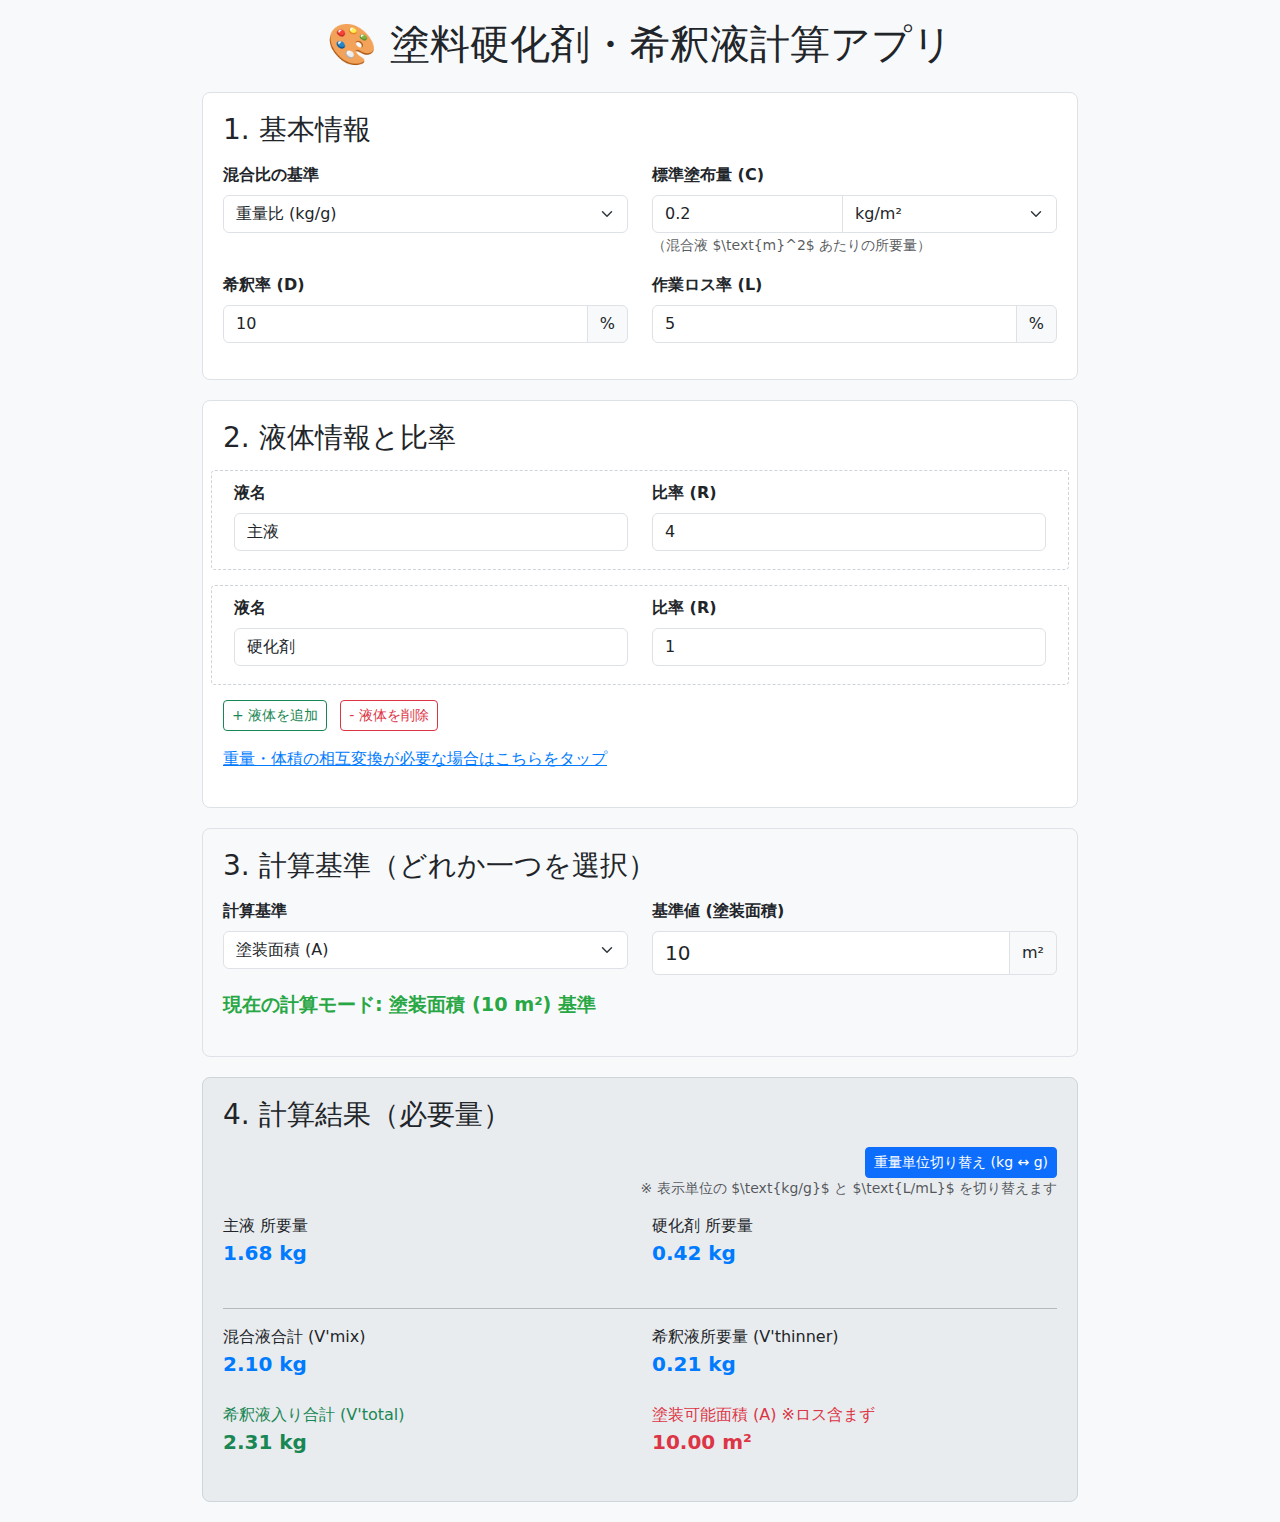
<file: paint-calculator/index.html>
<!DOCTYPE html>
<html lang="ja">
<head>
    <meta charset="UTF-8">
    <meta name="viewport" content="width=device-width, initial-scale=1.0">
    <title>🎨 塗料硬化剤計算アプリ</title>
    <link href="https://cdn.jsdelivr.net/npm/bootstrap@5.3.3/dist/css/bootstrap.min.css" rel="stylesheet">
    <style>
        body { background-color: #f8f9fa; }
        .container { max-width: 900px; margin-top: 20px; }
        .input-section, .output-section { padding: 20px; border-radius: 8px; margin-bottom: 20px; }
        .input-section { background-color: #ffffff; border: 1px solid #dee2e6; }
        .output-section { background-color: #e9ecef; border: 1px solid #ced4da; }
        .liquid-row { margin-bottom: 15px; padding: 10px; border: 1px dashed #ced4da; border-radius: 4px; }
        .result-value { font-size: 1.25rem; font-weight: bold; color: #007bff; }
        .unit-toggle { margin-bottom: 15px; }
        .form-label { font-weight: 600; }
        .calculation-mode { font-size: 1.2rem; font-weight: bold; color: #28a745; margin-top: 10px; }
        .density-toggle { cursor: pointer; color: #007bff; text-decoration: underline; }
        .density-inputs { display: none; margin-top: 10px; padding: 10px; background-color: #f1f1f1; border-radius: 4px;}
        /* 基準値入力欄を強調 */
        #baseValueInput { font-size: 1.25rem; }
    </style>
</head>
<body>

<div class="container">
    <h1 class="text-center mb-4">🎨 塗料硬化剤・希釈液計算アプリ</h1>

    <div class="input-section">
        <h3 class="mb-3">1. 基本情報</h3>

        <div class="row mb-3">
            <div class="col-md-6">
                <label for="ratioUnit" class="form-label">混合比の基準</label>
                <select id="ratioUnit" class="form-select" onchange="calculate()">
                    <option value="weight">重量比 (kg/g)</option>
                    <option value="volume">体積比 (L/mL)</option>
                </select>
            </div>
            <div class="col-md-6">
                <label for="surfaceAmount" class="form-label">標準塗布量 (C)</label>
                <div class="input-group">
                    <input type="number" id="surfaceAmount" class="form-control" value="0.2" min="0" oninput="calculate()">
                    <select id="surfaceUnit" class="form-select" onchange="calculate()">
                        <option value="kg/m2">kg/m²</option>
                        <option value="L/m2">L/m²</option>
                    </select>
                </div>
                <small class="text-muted">（混合液 $\text{m}^2$ あたりの所要量）</small>
            </div>
        </div>

        <div class="row mb-3">
            <div class="col-md-6">
                <label for="dilutionRate" class="form-label">希釈率 (D)</label>
                <div class="input-group">
                    <input type="number" id="dilutionRate" class="form-control" value="10" min="0" oninput="calculate()">
                    <span class="input-group-text">%</span>
                </div>
            </div>
            <div class="col-md-6">
                <label for="lossRate" class="form-label">作業ロス率 (L)</label>
                <div class="input-group">
                    <input type="number" id="lossRate" class="form-control" value="5" min="0" oninput="calculate()">
                    <span class="input-group-text">%</span>
                </div>
            </div>
        </div>
    </div>

    <div class="input-section">
        <h3 class="mb-3">2. 液体情報と比率</h3>
        
        <div id="liquidsContainer">
            </div>

        <button class="btn btn-sm btn-outline-success me-2" onclick="addLiquid()">+ 液体を追加</button>
        <button class="btn btn-sm btn-outline-danger" onclick="removeLiquid()">- 液体を削除</button>

        <p class="density-toggle mt-3" onclick="toggleDensityInputs()">
            重量・体積の相互変換が必要な場合はこちらをタップ
        </p>

        <div id="densityInputs" class="density-inputs">
            <small class="text-danger d-block mb-2">※ 混合比の基準と異なる単位で結果を見たい場合のみ入力</small>
            <div id="liquidDensityContainer">
                </div>
        </div>
    </div>

    <div class="input-section bg-light">
        <h3 class="mb-3">3. 計算基準（どれか一つを選択）</h3>
        
        <div class="row mb-3">
            <div class="col-md-6">
                <label for="baseMode" class="form-label">計算基準</label>
                <select id="baseMode" class="form-select" onchange="updateBaseValueInput(); calculate()">
                    </select>
            </div>
            <div class="col-md-6">
                <label for="baseValueInput" class="form-label">基準値</label>
                <div class="input-group">
                    <input type="number" id="baseValueInput" class="form-control" value="10" min="0" oninput="calculate()">
                    <span class="input-group-text" id="baseValueUnit">m²</span>
                </div>
            </div>
        </div>

        <p class="calculation-mode">現在の計算モード: <span id="calculationMode">塗装面積 (A) 基準</span></p>
    </div>

    <div class="output-section">
        <h3 class="mb-3">4. 計算結果（必要量）</h3>
        
        <div class="unit-toggle text-end">
            <button class="btn btn-sm btn-primary" id="toggleUnitBtn" onclick="toggleUnit()">単位切り替え (kg ↔ g)</button>
            <small class="d-block text-muted">※ 表示単位の $\text{kg/g}$ と $\text{L/mL}$ を切り替えます</small>
        </div>

        <div class="row" id="resultsContainer">
            </div>

        <hr>
        
        <div class="row">
            <div class="col-md-6 mb-2">
                <p class="mb-0">混合液合計 (V'mix)</p>
                <p class="result-value" id="result_V_mix">0.00 kg</p>
            </div>
            <div class="col-md-6 mb-2">
                <p class="mb-0">希釈液所要量 (V'thinner)</p>
                <p class="result-value" id="result_V_thinner">0.00 kg</p>
            </div>
            <div class="col-md-6 mb-2">
                <p class="mb-0 text-success">希釈液入り合計 (V'total)</p>
                <p class="result-value text-success" id="result_V_total">0.00 kg</p>
            </div>
            <div class="col-md-6 mb-2">
                <p class="mb-0 text-danger">塗装可能面積 (A) ※ロス含まず</p>
                <p class="result-value text-danger" id="result_A">0.00 m²</p>
            </div>
        </div>

    </div>
</div>

<script>
    let liquidCount = 0;
    let currentUnit = 'kg'; // kg or g, L or mL
    let baseUnitType = 'weight'; // weight or volume

    document.addEventListener('DOMContentLoaded', () => {
        addLiquid('主液', 4); // 初期値：主液 4
        addLiquid('硬化剤', 1); // 初期値：硬化剤 1
        calculate();
    });

    /**
     * 密度入力欄の表示/非表示を切り替える
     */
    function toggleDensityInputs() {
        const densityDiv = document.getElementById('densityInputs');
        if (densityDiv.style.display === 'none' || densityDiv.style.display === '') {
            densityDiv.style.display = 'block';
        } else {
            densityDiv.style.display = 'none';
        }
    }

    /**
     * 液体入力行を追加する
     * @param {string} defaultName - デフォルトの液名
     * @param {number} defaultRatio - デフォルトの比率
     */
    function addLiquid(defaultName, defaultRatio = 0) {
        liquidCount++;
        const liquidId = `L${liquidCount}`;
        const name = defaultName + (defaultName.includes('添加剤') ? (liquidCount - 2) : '');
        
        // === 1. 基本情報と比率 ===
        const container = document.getElementById('liquidsContainer');
        const newRow = document.createElement('div');
        newRow.className = 'row liquid-row';
        newRow.id = liquidId;
        
        newRow.innerHTML = `
            <div class="col-lg-6 col-md-6 mb-2">
                <label for="${liquidId}_name" class="form-label">液名</label>
                <input type="text" id="${liquidId}_name" class="form-control" value="${name}" oninput="updateBaseModeOptions(); updateLiquidResultLabels()">
            </div>
            <div class="col-lg-6 col-md-6 mb-2">
                <label for="${liquidId}_ratio" class="form-label">比率 (R)</label>
                <input type="number" id="${liquidId}_ratio" class="form-control" value="${defaultRatio}" min="0" oninput="calculate()">
            </div>
        `;
        container.appendChild(newRow);
        
        // === 2. 密度入力欄の追加 ===
        const densityContainer = document.getElementById('liquidDensityContainer');
        const densityRow = document.createElement('div');
        densityRow.className = 'row mb-2';
        densityRow.id = `${liquidId}_densityRow`;
        densityRow.innerHTML = `
            <div class="col-6">
                <label for="${liquidId}_density" class="form-label">${name} 密度</label>
                <div class="input-group">
                    <input type="number" id="${liquidId}_density" class="form-control" value="1.0" min="0.01" oninput="calculate()">
                    <span class="input-group-text">kg/L</span>
                </div>
            </div>
        `;
        densityContainer.appendChild(densityRow);
        
        // === 3. 結果表示コンテナにも要素を追加 ===
        const resultsContainer = document.getElementById('resultsContainer');
        const resultDiv = document.createElement('div');
        resultDiv.className = 'col-md-6 mb-2';
        resultDiv.id = `result_${liquidId}_div`;
        resultDiv.innerHTML = `
            <p class="mb-0" id="result_${liquidId}_label">${name} 所要量</p>
            <p class="result-value" id="result_${liquidId}">0.00 ${currentUnit}</p>
        `;
        resultsContainer.appendChild(resultDiv);

        updateBaseModeOptions();
    }

    /**
     * 液体入力行を削除する
     */
    function removeLiquid() {
        if (liquidCount > 2) {
            const liquidId = `L${liquidCount}`;
            document.getElementById(liquidId).remove();
            document.getElementById(`result_${liquidId}_div`).remove();
            document.getElementById(`${liquidId}_densityRow`).remove();
            
            liquidCount--;
            updateBaseModeOptions();
            calculate();
        } else {
            alert('主液、硬化剤の2液は必須です。');
        }
    }

    /**
     * 計算基準選択肢 (baseMode) を動的に更新する
     */
    function updateBaseModeOptions() {
        const select = document.getElementById('baseMode');
        let currentMode = select.value;
        select.innerHTML = ''; // オプションをクリア

        // 塗装面積 (A)
        select.add(new Option('塗装面積 (A)', 'area', true));

        // 混合液量 (V_mix)
        select.add(new Option('作成量 (V_mix)', 'V_mix'));

        // 個別液体の量 (Vi)
        for (let i = 1; i <= liquidCount; i++) {
            const liquidId = `L${i}`;
            const name = document.getElementById(`${liquidId}_name`).value;
            select.add(new Option(`${name}量 (V${i})`, liquidId));
        }

        // 以前の選択肢を保持
        if (document.querySelector(`#baseMode option[value="${currentMode}"]`)) {
            select.value = currentMode;
        } else {
            select.value = 'area';
        }
        updateBaseValueInput();
    }

    /**
     * 基準値入力欄の単位とラベルを更新する
     */
    function updateBaseValueInput() {
        const mode = document.getElementById('baseMode').value;
        const unitEl = document.getElementById('baseValueUnit');
        const unitType = document.getElementById('ratioUnit').value === 'weight' ? 'kg' : 'L';
        
        let label = '';
        let unit = '';

        if (mode === 'area') {
            label = '塗装面積';
            unit = 'm²';
        } else if (mode === 'V_mix') {
            label = '作成量 (混合液合計)';
            unit = unitType;
        } else {
            const liquidName = document.getElementById(`${mode}_name`).value;
            label = `${liquidName}量`;
            unit = unitType;
        }

        document.getElementById('baseValueInput').placeholder = label;
        unitEl.textContent = unit;
        document.querySelector('label[for="baseValueInput"]').textContent = `基準値 (${label})`;
    }

    /**
     * 単位を切り替える (kg <-> g, L <-> mL)
     */
    function toggleUnit() {
        baseUnitType = document.getElementById('ratioUnit').value;
        const isWeight = baseUnitType === 'weight';

        if (isWeight) {
            currentUnit = currentUnit === 'kg' ? 'g' : 'kg';
        } else {
            currentUnit = currentUnit === 'L' ? 'mL' : 'L';
        }
        
        calculate();
    }

    /**
     * メイン計算ロジック
     */
    function calculate() {
        const liquids = [];
        let totalRatio = 0;
        
        const baseMode = document.getElementById('baseMode').value;
        const baseValue = parseFloat(document.getElementById('baseValueInput').value) || 0;

        const dilutionRate = parseFloat(document.getElementById('dilutionRate').value) / 100 || 0;
        const lossRate = parseFloat(document.getElementById('lossRate').value) / 100 || 0;
        const surfaceAmount = parseFloat(document.getElementById('surfaceAmount').value) || 0;
        const surfaceUnitIsWeight = document.getElementById('surfaceUnit').value === 'kg/m2';
        baseUnitType = document.getElementById('ratioUnit').value;

        // 1. データ収集と合計比率の計算
        for (let i = 1; i <= liquidCount; i++) {
            const liquidId = `L${i}`;
            const ratio = parseFloat(document.getElementById(`${liquidId}_ratio`).value) || 0;
            const density = parseFloat(document.getElementById(`${liquidId}_density`).value) || 1.0;
            const name = document.getElementById(`${liquidId}_name`).value;
            
            liquids.push({ id: liquidId, name: name, ratio, density });
            totalRatio += ratio;
        }
        
        // 2. 計算モード表示と混合液量 (V_mix) の決定
        let V_mix = 0;
        let modeName = '';

        if (totalRatio === 0) {
            modeName = '⚠️ 比率の合計が0です';
        } else if (baseMode === 'area') {
            // 塗装面積基準
            V_mix = baseValue * surfaceAmount;
            modeName = `塗装面積 (${baseValue} m²) 基準`;
        } else if (baseMode === 'V_mix') {
            // 作成量基準
            V_mix = baseValue;
            modeName = `作成量 (${baseValue} ${baseUnitType === 'weight' ? 'kg' : 'L'}) 基準`;
        } else {
            // 個別液体量 (Vi) 基準
            const liquid = liquids.find(l => l.id === baseMode);
            if (liquid && liquid.ratio > 0) {
                V_mix = baseValue * (totalRatio / liquid.ratio);
                modeName = `${liquid.name} (${baseValue} ${baseUnitType === 'weight' ? 'kg' : 'L'}) 基準`;
            } else {
                modeName = '⚠️ 基準液体の比率が0です';
            }
        }
        
        document.getElementById('calculationMode').textContent = modeName;

        // 3. 個別液体量の計算
        liquids.forEach(liquid => {
            liquid.V_i = V_mix * (liquid.ratio / totalRatio);
        });

        // 4. 希釈液量と合計量の計算
        const V_thinner = V_mix * dilutionRate;
        const V_total = V_mix + V_thinner;
        
        // 塗装可能面積 (V_mixを基準とするためロスは含めない)
        let A_calculated = 0;
        if (surfaceAmount > 0) {
            // 混合液量 (V_mix) と塗面散布量 (C) の単位を合わせる必要あり
            let V_mix_normalized = V_mix; // V_mixは比率の基準単位（kg or L）

            // 塗面散布量が基準単位と異なる場合は密度で変換が必要
            if (baseUnitType === 'weight' && surfaceUnitIsWeight === false) { // V_mix: kg, C: L/m2の場合
                const avgDensity = liquids.reduce((sum, l) => sum + (l.V_i * l.density), 0) / V_mix;
                V_mix_normalized = V_mix / avgDensity; // kg -> Lに変換
            } else if (baseUnitType === 'volume' && surfaceUnitIsWeight === true) { // V_mix: L, C: kg/m2の場合
                const avgDensity = liquids.reduce((sum, l) => sum + (l.V_i * l.density), 0) / V_mix;
                V_mix_normalized = V_mix * avgDensity; // L -> kgに変換
            }
            A_calculated = V_mix_normalized / surfaceAmount;
        }

        // 5. 結果表示（単位変換とロス率適用）
        const isConvertKgToG = currentUnit === 'g';
        const isConvertLToML = currentUnit === 'mL';
        const unitLabel = currentUnit;
        const factor = isConvertKgToG || isConvertLToML ? 1000 : 1;
        const isWeight = currentUnit === 'kg' || currentUnit === 'g';

        document.getElementById('toggleUnitBtn').textContent = `${baseUnitType === 'weight' ? '重量' : '体積'}単位切り替え (${currentUnit} ↔ ${isConvertKgToG ? 'kg' : (isConvertLToML ? 'L' : (isWeight ? 'g' : 'mL'))})`;


        // 個別液体の表示
        liquids.forEach(liquid => {
            let V_i_base = liquid.V_i;
            
            // 表示単位に合わせるための変換（重量↔体積）
            if (baseUnitType === 'weight' && !isWeight) { // 計算基準が重量(kg)だが、表示が体積(L)の場合
                V_i_base = liquid.V_i / liquid.density;
            } else if (baseUnitType === 'volume' && isWeight) { // 計算基準が体積(L)だが、表示が重量(kg)の場合
                V_i_base = liquid.V_i * liquid.density;
            }

            const V_i_final = V_i_base * (1 + lossRate) * factor;
            document.getElementById(`result_${liquid.id}`).textContent = `${V_i_final.toFixed(2)} ${unitLabel}`;
        });
        
        // 合計・希釈液の表示
        let V_mix_base = V_mix;
        let V_thinner_base = V_thinner;
        let V_total_base = V_total;
        
        // **注意: 混合液や希釈液全体の密度は平均密度計算が必要だが、ここでは簡略化し、単に基準単位で計算結果を表示**
        // 相互変換が必要な場合、ユーザーに「密度入力」を促しているため、ここでは単純表示。

        const V_mix_final = V_mix_base * (1 + lossRate) * factor;
        const V_thinner_final = V_thinner_base * (1 + lossRate) * factor;
        const V_total_final = V_total_base * (1 + lossRate) * factor;

        document.getElementById('result_V_mix').textContent = `${V_mix_final.toFixed(2)} ${unitLabel}`;
        document.getElementById('result_V_thinner').textContent = `${V_thinner_final.toFixed(2)} ${unitLabel}`;
        document.getElementById('result_V_total').textContent = `${V_total_final.toFixed(2)} ${unitLabel}`;
        document.getElementById('result_A').textContent = `${A_calculated.toFixed(2)} m²`;

        updateBaseValueInput(); // 単位の再表示
    }
</script>

<script src="https://cdn.jsdelivr.net/npm/bootstrap@5.3.3/dist/js/bootstrap.bundle.min.js"></script>
</body>
</html>
</file>
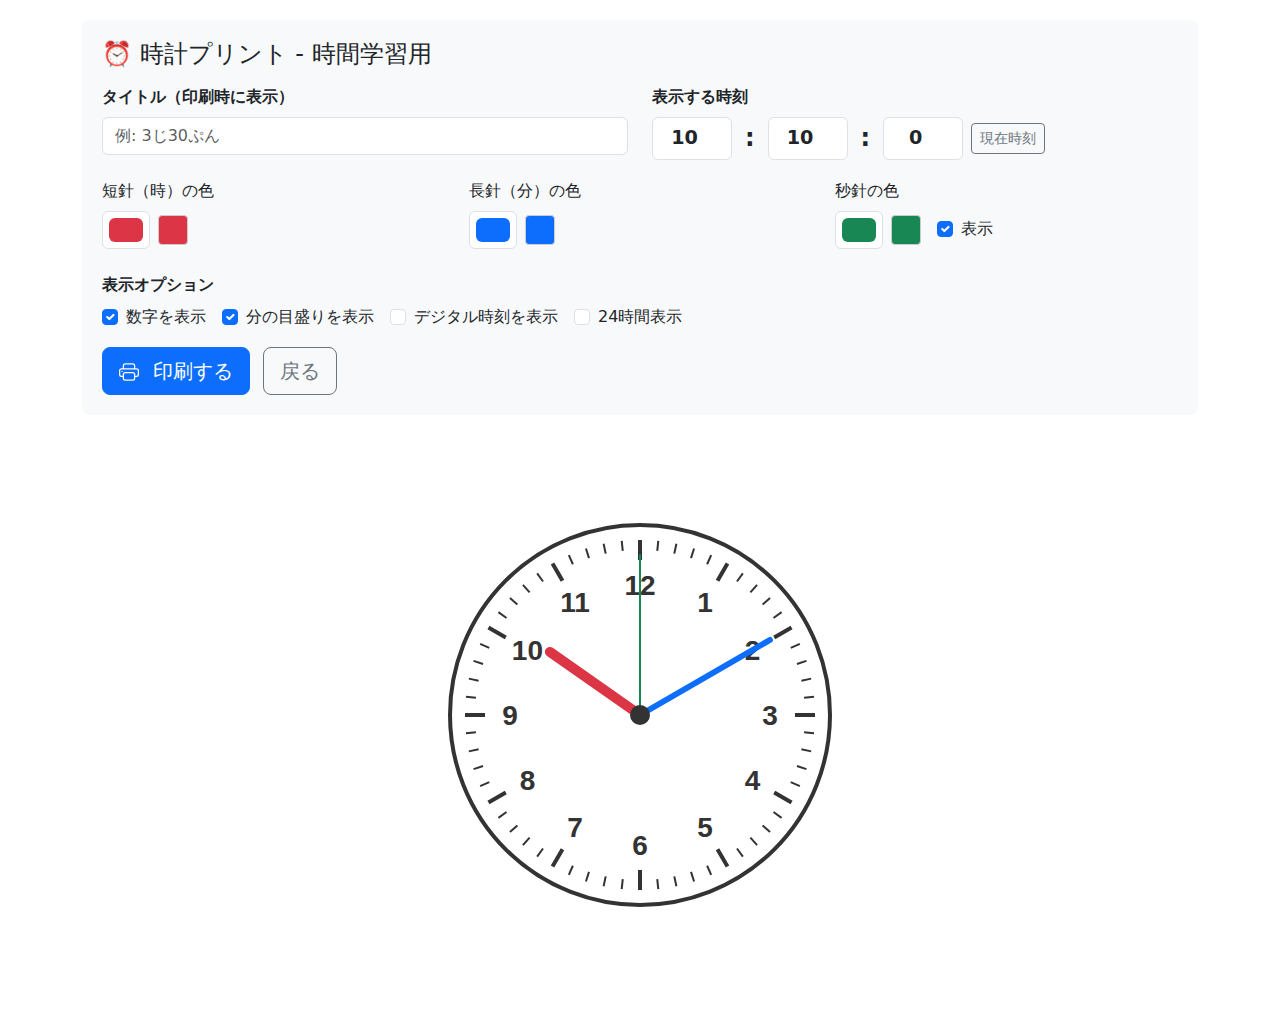
<file: clockPrintPage.html>
<!DOCTYPE html>
<html lang="ja">
<head>
    <meta charset="UTF-8">
    <meta name="viewport" content="width=device-width, initial-scale=1.0">
    <title>時計プリント - 時間学習用</title>
    <link href="https://cdn.jsdelivr.net/npm/bootstrap@5.3.0-alpha1/dist/css/bootstrap.min.css" rel="stylesheet" crossorigin="anonymous">
    <style>
        body {
            margin: 20px;
        }

        .clock-container {
            display: flex;
            justify-content: center;
            align-items: center;
            padding: 20px;
        }

        .clock-svg {
            max-width: 100%;
            height: auto;
        }

        .settings-panel {
            background: #f8f9fa;
            border-radius: 8px;
            padding: 20px;
            margin-bottom: 20px;
        }

        .color-preview {
            width: 30px;
            height: 30px;
            border: 1px solid #ccc;
            border-radius: 4px;
            display: inline-block;
            vertical-align: middle;
        }

        /* 印刷時の設定 */
        @media print {
            .no-print {
                display: none !important;
            }

            .clock-container {
                padding: 0;
                margin: 0;
            }

            .clock-svg {
                width: 100%;
                height: auto;
                max-height: 95vh;
            }

            body {
                margin: 0;
                padding: 0;
            }

            @page {
                size: A4;
                margin: 10mm;
            }
        }

        .time-input {
            width: 80px;
            text-align: center;
            font-size: 1.2rem;
            font-weight: bold;
        }

        .time-separator {
            font-size: 1.5rem;
            font-weight: bold;
            margin: 0 5px;
        }

        .number-label {
            font-family: 'Arial Rounded MT Bold', 'Hiragino Maru Gothic Pro', sans-serif;
            font-weight: bold;
        }
    </style>
</head>
<body>
<div class="container">
    <!-- 設定パネル（印刷時は非表示） -->
    <div class="settings-panel no-print">
        <h4 class="mb-3">⏰ 時計プリント - 時間学習用</h4>
        
        <!-- 時刻設定 -->
        <div class="row mb-3">
            <div class="col-md-6 mb-2">
                <label class="form-label fw-bold">タイトル（印刷時に表示）</label>
                <input type="text" id="titleInput" class="form-control" placeholder="例: 3じ30ぷん">
            </div>
            <div class="col-md-6">
                <label class="form-label fw-bold">表示する時刻</label>
                <div class="d-flex align-items-center flex-wrap gap-2">
                    <input type="number" id="hourInput" class="form-control time-input" min="0" max="28" value="10">
                    <span class="time-separator">:</span>
                    <input type="number" id="minuteInput" class="form-control time-input" min="0" max="59" value="10">
                    <span class="time-separator">:</span>
                    <input type="number" id="secondInput" class="form-control time-input" min="0" max="59" value="0">
                    <button class="btn btn-outline-secondary btn-sm" id="nowBtn">現在時刻</button>
                </div>
            </div>
        </div>

        <!-- 色設定 -->
        <div class="row mb-3">
            <div class="col-md-4 col-6 mb-2">
                <label class="form-label">短針（時）の色</label>
                <div class="d-flex align-items-center gap-2">
                    <input type="color" id="hourColor" class="form-control form-control-color" value="#dc3545">
                    <span class="color-preview" id="hourColorPreview" style="background-color: #dc3545;"></span>
                </div>
            </div>
            <div class="col-md-4 col-6 mb-2">
                <label class="form-label">長針（分）の色</label>
                <div class="d-flex align-items-center gap-2">
                    <input type="color" id="minuteColor" class="form-control form-control-color" value="#0d6efd">
                    <span class="color-preview" id="minuteColorPreview" style="background-color: #0d6efd;"></span>
                </div>
            </div>
            <div class="col-md-4 col-6 mb-2">
                <label class="form-label">秒針の色</label>
                <div class="d-flex align-items-center gap-2">
                    <input type="color" id="secondColor" class="form-control form-control-color" value="#198754">
                    <span class="color-preview" id="secondColorPreview" style="background-color: #198754;"></span>
                    <div class="form-check ms-2">
                        <input class="form-check-input" type="checkbox" id="showSecond" checked>
                        <label class="form-check-label" for="showSecond">表示</label>
                    </div>
                </div>
            </div>
        </div>

        <!-- オプション -->
        <div class="row mb-3">
            <div class="col-12">
                <label class="form-label fw-bold">表示オプション</label>
                <div class="d-flex flex-wrap gap-3">
                    <div class="form-check">
                        <input class="form-check-input" type="checkbox" id="showNumbers" checked>
                        <label class="form-check-label" for="showNumbers">数字を表示</label>
                    </div>
                    <div class="form-check">
                        <input class="form-check-input" type="checkbox" id="showMinuteMarks" checked>
                        <label class="form-check-label" for="showMinuteMarks">分の目盛りを表示</label>
                    </div>
                    <div class="form-check">
                        <input class="form-check-input" type="checkbox" id="showDigitalTime">
                        <label class="form-check-label" for="showDigitalTime">デジタル時刻を表示</label>
                    </div>
                    <div class="form-check">
                        <input class="form-check-input" type="checkbox" id="use24Hour">
                        <label class="form-check-label" for="use24Hour">24時間表示</label>
                    </div>
                </div>
            </div>
        </div>

        <!-- ボタン -->
        <div class="row">
            <div class="col-12">
                <button class="btn btn-primary btn-lg" id="printBtn">
                    <svg xmlns="http://www.w3.org/2000/svg" width="20" height="20" fill="currentColor" class="bi bi-printer me-2" viewBox="0 0 16 16">
                        <path d="M2.5 8a.5.5 0 1 0 0-1 .5.5 0 0 0 0 1z"/>
                        <path d="M5 1a2 2 0 0 0-2 2v2H2a2 2 0 0 0-2 2v3a2 2 0 0 0 2 2h1v1a2 2 0 0 0 2 2h6a2 2 0 0 0 2-2v-1h1a2 2 0 0 0 2-2V7a2 2 0 0 0-2-2h-1V3a2 2 0 0 0-2-2H5zM4 3a1 1 0 0 1 1-1h6a1 1 0 0 1 1 1v2H4V3zm1 5a2 2 0 0 0-2 2v1H2a1 1 0 0 1-1-1V7a1 1 0 0 1 1-1h12a1 1 0 0 1 1 1v3a1 1 0 0 1-1 1h-1v-1a2 2 0 0 0-2-2H5zm7 2v3a1 1 0 0 1-1 1H5a1 1 0 0 1-1-1v-3a1 1 0 0 1 1-1h6a1 1 0 0 1 1 1z"/>
                    </svg>
                    印刷する
                </button>
                <a href="index.html" class="btn btn-outline-secondary btn-lg ms-2">戻る</a>
            </div>
        </div>
    </div>

    <!-- 時計表示エリア -->
    <div class="clock-container">
        <svg id="clockSvg" class="clock-svg" viewBox="0 0 400 520" width="400" height="520">
            <!-- タイトル -->
            <text id="titleText" x="200" y="40" text-anchor="middle" 
                  font-size="28" font-weight="bold" fill="#333"></text>
            
            <!-- 時計本体のグループ（下にオフセット） -->
            <g transform="translate(0, 60)">
                <!-- 時計の外枠 -->
                <circle cx="200" cy="200" r="190" fill="white" stroke="#333" stroke-width="4"/>
                
                <!-- 目盛りと数字はJSで描画 -->
                <g id="marks"></g>
                <g id="numbers"></g>
                
                <!-- 針 -->
                <g id="hands">
                    <!-- 時針（短針） -->
                    <line id="hourHand" x1="200" y1="200" x2="200" y2="90" 
                          stroke="#dc3545" stroke-width="10" stroke-linecap="round"/>
                    <!-- 分針（長針） -->
                    <line id="minuteHand" x1="200" y1="200" x2="200" y2="50" 
                          stroke="#0d6efd" stroke-width="6" stroke-linecap="round"/>
                    <!-- 秒針 -->
                    <line id="secondHand" x1="200" y1="200" x2="200" y2="40" 
                          stroke="#198754" stroke-width="2" stroke-linecap="round"/>
                </g>
                
                <!-- 中心の丸 -->
                <circle cx="200" cy="200" r="10" fill="#333"/>
            </g>
            
            <!-- デジタル時刻表示 -->
            <text id="digitalTime" x="200" y="500" text-anchor="middle" 
                  font-size="32" font-family="monospace" font-weight="bold" fill="#333"
                  style="display: none;"></text>
        </svg>
    </div>
</div>

<script>
    // DOM要素の取得
    const titleInput = document.getElementById('titleInput');
    const hourInput = document.getElementById('hourInput');
    const minuteInput = document.getElementById('minuteInput');
    const secondInput = document.getElementById('secondInput');
    const hourColor = document.getElementById('hourColor');
    const minuteColor = document.getElementById('minuteColor');
    const secondColor = document.getElementById('secondColor');
    const showSecond = document.getElementById('showSecond');
    const showNumbers = document.getElementById('showNumbers');
    const showMinuteMarks = document.getElementById('showMinuteMarks');
    const showDigitalTime = document.getElementById('showDigitalTime');
    const use24Hour = document.getElementById('use24Hour');
    const printBtn = document.getElementById('printBtn');
    const nowBtn = document.getElementById('nowBtn');

    // SVG要素
    const titleText = document.getElementById('titleText');
    const hourHand = document.getElementById('hourHand');
    const minuteHand = document.getElementById('minuteHand');
    const secondHand = document.getElementById('secondHand');
    const marksGroup = document.getElementById('marks');
    const numbersGroup = document.getElementById('numbers');
    const digitalTime = document.getElementById('digitalTime');

    // 目盛りを描画
    function drawMarks() {
        marksGroup.innerHTML = '';
        const cx = 200, cy = 200, r = 175;
        
        for (let i = 0; i < 60; i++) {
            const angle = (i * 6 - 90) * Math.PI / 180;
            const isHour = i % 5 === 0;
            
            if (!showMinuteMarks.checked && !isHour) continue;
            
            const innerR = isHour ? r - 20 : r - 10;
            const x1 = cx + innerR * Math.cos(angle);
            const y1 = cy + innerR * Math.sin(angle);
            const x2 = cx + r * Math.cos(angle);
            const y2 = cy + r * Math.sin(angle);
            
            const line = document.createElementNS('http://www.w3.org/2000/svg', 'line');
            line.setAttribute('x1', x1);
            line.setAttribute('y1', y1);
            line.setAttribute('x2', x2);
            line.setAttribute('y2', y2);
            line.setAttribute('stroke', '#333');
            line.setAttribute('stroke-width', isHour ? 4 : 2);
            marksGroup.appendChild(line);
        }
    }

    // 数字を描画
    function drawNumbers() {
        numbersGroup.innerHTML = '';
        if (!showNumbers.checked) return;
        
        const cx = 200, cy = 200, r = 130;
        
        for (let i = 1; i <= 12; i++) {
            const angle = (i * 30 - 90) * Math.PI / 180;
            const x = cx + r * Math.cos(angle);
            const y = cy + r * Math.sin(angle);
            
            const text = document.createElementNS('http://www.w3.org/2000/svg', 'text');
            text.setAttribute('x', x);
            text.setAttribute('y', y);
            text.setAttribute('text-anchor', 'middle');
            text.setAttribute('dominant-baseline', 'central');
            text.setAttribute('font-size', '28');
            text.setAttribute('font-weight', 'bold');
            text.setAttribute('fill', '#333');
            text.setAttribute('class', 'number-label');
            text.textContent = i;
            numbersGroup.appendChild(text);
        }
    }

    // 針の位置を更新
    function updateHands() {
        let hour = parseInt(hourInput.value) || 0;
        let minute = parseInt(minuteInput.value) || 0;
        let second = parseInt(secondInput.value) || 0;
        
        // 値の正規化
        hour = Math.max(0, Math.min(28, hour));
        minute = Math.max(0, Math.min(59, minute));
        second = Math.max(0, Math.min(59, second));
        
        // 角度計算（12時が0度、時計回り）- 時針は12時間で1周
        const hourAngle = (hour % 12 + minute / 60) * 30;
        const minuteAngle = (minute + second / 60) * 6;
        const secondAngle = second * 6;
        
        // 針の終点座標を計算
        const cx = 200, cy = 200;
        const hourLength = 110;
        const minuteLength = 150;
        const secondLength = 160;
        
        const hourRad = (hourAngle - 90) * Math.PI / 180;
        const minuteRad = (minuteAngle - 90) * Math.PI / 180;
        const secondRad = (secondAngle - 90) * Math.PI / 180;
        
        hourHand.setAttribute('x2', cx + hourLength * Math.cos(hourRad));
        hourHand.setAttribute('y2', cy + hourLength * Math.sin(hourRad));
        
        minuteHand.setAttribute('x2', cx + minuteLength * Math.cos(minuteRad));
        minuteHand.setAttribute('y2', cy + minuteLength * Math.sin(minuteRad));
        
        secondHand.setAttribute('x2', cx + secondLength * Math.cos(secondRad));
        secondHand.setAttribute('y2', cy + secondLength * Math.sin(secondRad));
        
        // デジタル時刻更新
        let displayHour = hour;
        if (!use24Hour.checked) {
            displayHour = hour % 12 || 12;
        }
        const hourStr = String(displayHour).padStart(2, '0');
        const minStr = String(minute).padStart(2, '0');
        const secStr = String(second).padStart(2, '0');
        digitalTime.textContent = `${hourStr}:${minStr}:${secStr}`;
    }

    // 色を更新
    function updateColors() {
        hourHand.setAttribute('stroke', hourColor.value);
        minuteHand.setAttribute('stroke', minuteColor.value);
        secondHand.setAttribute('stroke', secondColor.value);
        
        document.getElementById('hourColorPreview').style.backgroundColor = hourColor.value;
        document.getElementById('minuteColorPreview').style.backgroundColor = minuteColor.value;
        document.getElementById('secondColorPreview').style.backgroundColor = secondColor.value;
    }

    // 秒針の表示/非表示
    function updateSecondVisibility() {
        secondHand.style.display = showSecond.checked ? '' : 'none';
    }

    // デジタル時刻の表示/非表示
    function updateDigitalVisibility() {
        digitalTime.style.display = showDigitalTime.checked ? '' : 'none';
    }

    // タイトルを更新
    function updateTitle() {
        titleText.textContent = titleInput.value;
    }

    // 現在時刻を設定
    function setCurrentTime() {
        const now = new Date();
        hourInput.value = now.getHours();
        minuteInput.value = now.getMinutes();
        secondInput.value = now.getSeconds();
        updateHands();
    }

    // 入力値の正規化
    function normalizeInput(input, min, max) {
        let value = parseInt(input.value) || 0;
        if (value < min) value = min;
        if (value > max) value = max;
        input.value = value;
    }

    // イベントリスナー
    hourInput.addEventListener('input', () => {
        normalizeInput(hourInput, 0, 28);
        updateHands();
    });
    minuteInput.addEventListener('input', () => {
        normalizeInput(minuteInput, 0, 59);
        updateHands();
    });
    secondInput.addEventListener('input', () => {
        normalizeInput(secondInput, 0, 59);
        updateHands();
    });

    hourColor.addEventListener('input', updateColors);
    minuteColor.addEventListener('input', updateColors);
    secondColor.addEventListener('input', updateColors);
    
    showSecond.addEventListener('change', updateSecondVisibility);
    showNumbers.addEventListener('change', drawNumbers);
    showMinuteMarks.addEventListener('change', drawMarks);
    showDigitalTime.addEventListener('change', updateDigitalVisibility);
    use24Hour.addEventListener('change', updateHands);
    
    nowBtn.addEventListener('click', setCurrentTime);
    printBtn.addEventListener('click', () => window.print());
    titleInput.addEventListener('input', updateTitle);

    // 初期化
    drawMarks();
    drawNumbers();
    updateHands();
    updateColors();
    updateSecondVisibility();
    updateDigitalVisibility();
    updateTitle();
</script>
</body>
</html>
</file>
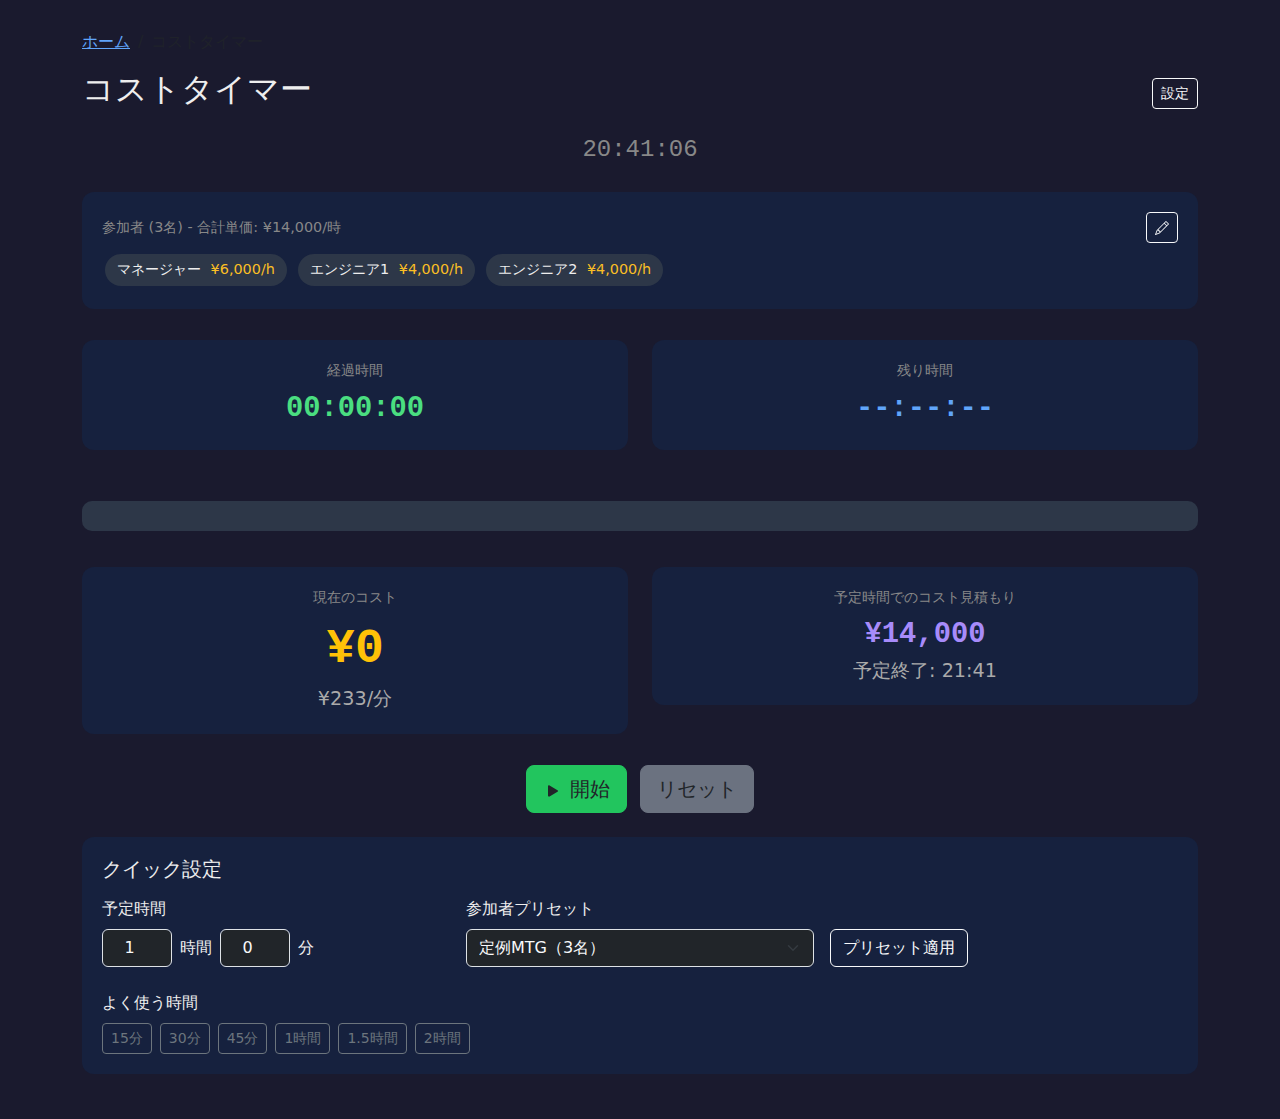
<file: costTimerPage.html>
<!DOCTYPE html>
<html lang="ja">
<head>
    <meta charset="UTF-8">
    <meta name="viewport" content="width=device-width, initial-scale=1.0">
    <title>コストタイマー</title>
    <link href="https://cdn.jsdelivr.net/npm/bootstrap@5.3.0-alpha1/dist/css/bootstrap.min.css" rel="stylesheet"
          crossorigin="anonymous">
    <script src="https://code.jquery.com/jquery-3.6.0.min.js"></script>
    <style>
        body {
            margin: 30px 10px;
            background-color: #1a1a2e;
            color: #eee;
        }
        .current-time {
            font-size: 1.5rem;
            font-family: monospace;
            color: #888;
        }
        .timer-display {
            font-family: 'Courier New', monospace;
            font-size: 4rem;
            font-weight: bold;
        }
        .cost-display {
            font-family: 'Courier New', monospace;
            font-size: 3rem;
            font-weight: bold;
            color: #ffc107;
        }
        .cost-rate {
            font-size: 1.2rem;
            color: #aaa;
        }
        .stat-card {
            background: #16213e;
            border-radius: 12px;
            padding: 20px;
            margin-bottom: 15px;
        }
        .stat-label {
            font-size: 0.9rem;
            color: #888;
            margin-bottom: 5px;
        }
        .stat-value {
            font-size: 1.8rem;
            font-weight: bold;
            font-family: monospace;
        }
        .elapsed { color: #4ade80; }
        .remaining { color: #60a5fa; }
        .over-time { color: #f87171; }
        .cost-current { color: #fbbf24; }
        .cost-estimate { color: #a78bfa; }
        .participant-badge {
            display: inline-block;
            background: #2d3748;
            border-radius: 20px;
            padding: 5px 12px;
            margin: 3px;
            font-size: 0.9rem;
        }
        .participant-badge .cost {
            color: #fbbf24;
            margin-left: 5px;
        }
        .btn-start { background-color: #22c55e; border-color: #22c55e; }
        .btn-start:hover { background-color: #16a34a; border-color: #16a34a; }
        .btn-pause { background-color: #f59e0b; border-color: #f59e0b; }
        .btn-pause:hover { background-color: #d97706; border-color: #d97706; }
        .btn-stop { background-color: #ef4444; border-color: #ef4444; }
        .btn-stop:hover { background-color: #dc2626; border-color: #dc2626; }
        .btn-reset { background-color: #6b7280; border-color: #6b7280; }
        .progress-container {
            background: #2d3748;
            border-radius: 10px;
            height: 30px;
            overflow: hidden;
            margin: 20px 0;
        }
        .progress-bar-custom {
            height: 100%;
            transition: width 0.5s ease;
        }
        .progress-elapsed {
            background: linear-gradient(90deg, #22c55e, #4ade80);
        }
        .progress-over {
            background: linear-gradient(90deg, #ef4444, #f87171);
        }
        .summary-section {
            display: none;
            background: #0f3460;
            border-radius: 12px;
            padding: 25px;
            margin-top: 20px;
        }
        a { color: #60a5fa; }
        a:hover { color: #93c5fd; }
    </style>
</head>
<body>
<div class="container">
    <div class="row mb-3">
        <div class="col">
            <nav aria-label="breadcrumb">
                <ol class="breadcrumb">
                    <li class="breadcrumb-item"><a href="index.html">ホーム</a></li>
                    <li class="breadcrumb-item active">コストタイマー</li>
                </ol>
            </nav>
            <div class="d-flex justify-content-between align-items-center">
                <h2>コストタイマー</h2>
                <a href="costTimerSettingsPage.html" class="btn btn-outline-light btn-sm">設定</a>
            </div>
        </div>
    </div>

    <!-- 現在時刻 -->
    <div class="row mb-4">
        <div class="col text-center">
            <div class="current-time" id="currentTime">--:--:--</div>
        </div>
    </div>

    <!-- 参加者表示 -->
    <div class="row mb-3">
        <div class="col">
            <div class="stat-card">
                <div class="d-flex justify-content-between align-items-center mb-2">
                    <div class="stat-label mb-0">参加者 (<span id="participantCount">0</span>名) - 合計単価: <span id="totalHourlyRate">¥0</span>/時</div>
                    <button class="btn btn-sm btn-outline-light" id="editParticipantsBtn" title="参加者を編集">
                        <svg xmlns="http://www.w3.org/2000/svg" width="14" height="14" fill="currentColor" viewBox="0 0 16 16">
                            <path d="M12.146.146a.5.5 0 0 1 .708 0l3 3a.5.5 0 0 1 0 .708l-10 10a.5.5 0 0 1-.168.11l-5 2a.5.5 0 0 1-.65-.65l2-5a.5.5 0 0 1 .11-.168l10-10zM11.207 2.5 13.5 4.793 14.793 3.5 12.5 1.207 11.207 2.5zm1.586 3L10.5 3.207 4 9.707V10h.5a.5.5 0 0 1 .5.5v.5h.5a.5.5 0 0 1 .5.5v.5h.293l6.5-6.5zm-9.761 5.175-.106.106-1.528 3.821 3.821-1.528.106-.106A.5.5 0 0 1 5 12.5V12h-.5a.5.5 0 0 1-.5-.5V11h-.5a.5.5 0 0 1-.468-.325z"/>
                        </svg>
                    </button>
                </div>
                <div id="participantList"></div>
            </div>
        </div>
    </div>

    <!-- メインタイマー表示 -->
    <div class="row mb-3">
        <div class="col-md-6">
            <div class="stat-card text-center">
                <div class="stat-label">経過時間</div>
                <div class="stat-value elapsed" id="elapsedTime">00:00:00</div>
            </div>
        </div>
        <div class="col-md-6">
            <div class="stat-card text-center">
                <div class="stat-label">残り時間</div>
                <div class="stat-value remaining" id="remainingTime">--:--:--</div>
            </div>
        </div>
    </div>

    <!-- プログレスバー -->
    <div class="row mb-3">
        <div class="col">
            <div class="progress-container">
                <div class="progress-bar-custom progress-elapsed" id="progressBar" style="width: 0%"></div>
            </div>
        </div>
    </div>

    <!-- コスト表示 -->
    <div class="row mb-3">
        <div class="col-md-6">
            <div class="stat-card text-center">
                <div class="stat-label">現在のコスト</div>
                <div class="cost-display" id="currentCost">¥0</div>
                <div class="cost-rate" id="costRate">¥0/分</div>
            </div>
        </div>
        <div class="col-md-6">
            <div class="stat-card text-center">
                <div class="stat-label">予定時間でのコスト見積もり</div>
                <div class="stat-value cost-estimate" id="estimatedCost">¥0</div>
                <div class="cost-rate">予定終了: <span id="plannedEndTime">--:--</span></div>
            </div>
        </div>
    </div>

    <!-- 超過表示 -->
    <div class="row mb-3" id="overTimeSection" style="display: none;">
        <div class="col">
            <div class="stat-card text-center" style="border: 2px solid #ef4444;">
                <div class="stat-label">超過時間</div>
                <div class="stat-value over-time" id="overTime">00:00:00</div>
                <div class="cost-rate">超過コスト: <span id="overCost" class="text-danger">¥0</span></div>
            </div>
        </div>
    </div>

    <!-- コントロールボタン -->
    <div class="row mb-4">
        <div class="col text-center">
            <button class="btn btn-start btn-lg me-2" id="startBtn">
                <svg xmlns="http://www.w3.org/2000/svg" width="20" height="20" fill="currentColor" viewBox="0 0 16 16">
                    <path d="m11.596 8.697-6.363 3.692c-.54.313-1.233-.066-1.233-.697V4.308c0-.63.692-1.01 1.233-.696l6.363 3.692a.802.802 0 0 1 0 1.393z"/>
                </svg>
                開始
            </button>
            <button class="btn btn-pause btn-lg me-2" id="pauseBtn" style="display: none;">
                <svg xmlns="http://www.w3.org/2000/svg" width="20" height="20" fill="currentColor" viewBox="0 0 16 16">
                    <path d="M5.5 3.5A1.5 1.5 0 0 1 7 5v6a1.5 1.5 0 0 1-3 0V5a1.5 1.5 0 0 1 1.5-1.5m5 0A1.5 1.5 0 0 1 12 5v6a1.5 1.5 0 0 1-3 0V5a1.5 1.5 0 0 1 1.5-1.5"/>
                </svg>
                一時停止
            </button>
            <button class="btn btn-start btn-lg me-2" id="resumeBtn" style="display: none;">
                <svg xmlns="http://www.w3.org/2000/svg" width="20" height="20" fill="currentColor" viewBox="0 0 16 16">
                    <path d="m11.596 8.697-6.363 3.692c-.54.313-1.233-.066-1.233-.697V4.308c0-.63.692-1.01 1.233-.696l6.363 3.692a.802.802 0 0 1 0 1.393z"/>
                </svg>
                再開
            </button>
            <button class="btn btn-stop btn-lg me-2" id="stopBtn" style="display: none;">
                <svg xmlns="http://www.w3.org/2000/svg" width="20" height="20" fill="currentColor" viewBox="0 0 16 16">
                    <path d="M5 3.5h6A1.5 1.5 0 0 1 12.5 5v6a1.5 1.5 0 0 1-1.5 1.5H5A1.5 1.5 0 0 1 3.5 11V5A1.5 1.5 0 0 1 5 3.5"/>
                </svg>
                終了
            </button>
            <button class="btn btn-reset btn-lg" id="resetBtn">
                リセット
            </button>
        </div>
    </div>

    <!-- サマリーセクション（終了後表示） -->
    <div class="summary-section" id="summarySection">
        <h4 class="mb-4">ミーティングサマリー</h4>
        <div class="row">
            <div class="col-md-4">
                <div class="stat-label">開始時刻</div>
                <div class="stat-value" id="summaryStartTime">--:--:--</div>
            </div>
            <div class="col-md-4">
                <div class="stat-label">終了時刻</div>
                <div class="stat-value" id="summaryEndTime">--:--:--</div>
            </div>
            <div class="col-md-4">
                <div class="stat-label">実際の所要時間</div>
                <div class="stat-value" id="summaryDuration">--:--:--</div>
            </div>
        </div>
        <hr style="border-color: #4a5568;">
        <div class="row">
            <div class="col-md-4">
                <div class="stat-label">予定コスト</div>
                <div class="stat-value cost-estimate" id="summaryEstimatedCost">¥0</div>
            </div>
            <div class="col-md-4">
                <div class="stat-label">実際のコスト</div>
                <div class="stat-value cost-current" id="summaryActualCost">¥0</div>
            </div>
            <div class="col-md-4">
                <div class="stat-label">差額</div>
                <div class="stat-value" id="summaryCostDiff">¥0</div>
            </div>
        </div>
    </div>

    <!-- 設定セクション -->
    <div class="row mt-4">
        <div class="col">
            <div class="stat-card">
                <h5 class="mb-3">クイック設定</h5>
                <div class="row g-3 align-items-end">
                    <div class="col-md-4">
                        <label class="form-label">予定時間</label>
                        <div class="d-flex align-items-center gap-2">
                            <input type="number" class="form-control bg-dark text-light text-center" id="plannedHours" value="1" min="0" max="23" style="width: 70px;">
                            <span>時間</span>
                            <input type="number" class="form-control bg-dark text-light text-center" id="plannedMinutes" value="0" min="0" max="59" style="width: 70px;">
                            <span>分</span>
                        </div>
                    </div>
                    <div class="col-md-4">
                        <label class="form-label">参加者プリセット</label>
                        <select class="form-select bg-dark text-light" id="presetSelect">
                            <option value="">-- 選択 --</option>
                        </select>
                    </div>
                    <div class="col-md-4">
                        <button class="btn btn-outline-light" id="applyPresetBtn">プリセット適用</button>
                    </div>
                </div>
                <div class="row g-3 mt-2">
                    <div class="col-12">
                        <label class="form-label">よく使う時間</label>
                        <div class="d-flex flex-wrap gap-2">
                            <button class="btn btn-sm btn-outline-secondary quick-time-btn" data-minutes="15">15分</button>
                            <button class="btn btn-sm btn-outline-secondary quick-time-btn" data-minutes="30">30分</button>
                            <button class="btn btn-sm btn-outline-secondary quick-time-btn" data-minutes="45">45分</button>
                            <button class="btn btn-sm btn-outline-secondary quick-time-btn" data-minutes="60">1時間</button>
                            <button class="btn btn-sm btn-outline-secondary quick-time-btn" data-minutes="90">1.5時間</button>
                            <button class="btn btn-sm btn-outline-secondary quick-time-btn" data-minutes="120">2時間</button>
                        </div>
                    </div>
                </div>
            </div>
        </div>
    </div>
</div>

<!-- 参加者編集モーダル -->
<div class="modal fade" id="participantsModal" tabindex="-1" aria-hidden="true">
    <div class="modal-dialog modal-lg">
        <div class="modal-content bg-dark text-light">
            <div class="modal-header">
                <h5 class="modal-title">参加者を編集</h5>
                <button type="button" class="btn-close btn-close-white" data-bs-dismiss="modal" aria-label="Close"></button>
            </div>
            <div class="modal-body">
                <div class="mb-3">
                    <div class="d-flex justify-content-between align-items-center mb-2">
                        <label class="form-label mb-0">参加者一覧</label>
                        <button type="button" class="btn btn-sm btn-success" id="addParticipantBtn">
                            <svg xmlns="http://www.w3.org/2000/svg" width="14" height="14" fill="currentColor" class="bi bi-plus-lg" viewBox="0 0 16 16">
                                <path fill-rule="evenodd" d="M8 2a.5.5 0 0 1 .5.5v5h5a.5.5 0 0 1 0 1h-5v5a.5.5 0 0 1-1 0v-5h-5a.5.5 0 0 1 0-1h5v-5A.5.5 0 0 1 8 2"/>
                            </svg>
                            追加
                        </button>
                    </div>
                    <div id="modalParticipantList"></div>
                </div>
                <div class="text-center p-3" style="background: #16213e; border-radius: 8px;">
                    <span class="text-muted">合計時給:</span>
                    <span class="fs-4 fw-bold text-warning" id="modalTotalRate">¥0</span>/時
                </div>
                <!-- プリセット情報と注意書き -->
                <div id="presetInfoSection" class="mt-3 p-3" style="background: #2d3748; border-radius: 8px; display: none;">
                    <div class="d-flex align-items-center gap-2 mb-2">
                        <svg xmlns="http://www.w3.org/2000/svg" width="16" height="16" fill="#ffc107" viewBox="0 0 16 16">
                            <path d="M8 15A7 7 0 1 1 8 1a7 7 0 0 1 0 14m0 1A8 8 0 1 0 8 0a8 8 0 0 0 0 16"/>
                            <path d="m8.93 6.588-2.29.287-.082.38.45.083c.294.07.352.176.288.469l-.738 3.468c-.194.897.105 1.319.808 1.319.545 0 1.178-.252 1.465-.598l.088-.416c-.2.176-.492.246-.686.246-.275 0-.375-.193-.304-.533zM9 4.5a1 1 0 1 1-2 0 1 1 0 0 1 2 0"/>
                        </svg>
                        <span class="text-warning" id="presetInfoText">プリセット「」を編集中</span>
                    </div>
                    <small class="text-muted d-block mb-2">
                        ここでの変更は今回のセッションのみ有効です。プリセット自体は変更されません。
                    </small>
                    <button type="button" class="btn btn-sm btn-outline-warning" id="saveToPresetBtn">
                        <svg xmlns="http://www.w3.org/2000/svg" width="14" height="14" fill="currentColor" class="me-1" viewBox="0 0 16 16">
                            <path d="M2 1a1 1 0 0 0-1 1v12a1 1 0 0 0 1 1h12a1 1 0 0 0 1-1V2a1 1 0 0 0-1-1H9.5a1 1 0 0 0-1 1v7.293l2.646-2.647a.5.5 0 0 1 .708.708l-3.5 3.5a.5.5 0 0 1-.708 0l-3.5-3.5a.5.5 0 1 1 .708-.708L7.5 9.293V2a2 2 0 0 1 2-2H14a2 2 0 0 1 2 2v12a2 2 0 0 1-2 2H2a2 2 0 0 1-2-2V2a2 2 0 0 1 2-2h2.5a.5.5 0 0 1 0 1z"/>
                        </svg>
                        プリセットに保存
                    </button>
                </div>
            </div>
            <div class="modal-footer">
                <button type="button" class="btn btn-secondary" data-bs-dismiss="modal">キャンセル</button>
                <button type="button" class="btn btn-primary" id="saveParticipantsBtn">適用</button>
            </div>
        </div>
    </div>
</div>

<script src="https://cdn.jsdelivr.net/npm/@popperjs/core@2.11.6/dist/umd/popper.min.js" crossorigin="anonymous"></script>
<script src="https://cdn.jsdelivr.net/npm/bootstrap@5.3.0-alpha1/dist/js/bootstrap.min.js" crossorigin="anonymous"></script>
<script>
$(document).ready(function() {
    // 状態管理
    let state = {
        status: 'idle', // idle, running, paused, stopped
        startTime: null,
        pausedTime: 0,
        pauseStartTime: null,
        participants: [],
        plannedDuration: 60, // 分
        totalHourlyRate: 0
    };

    // 設定データ（デフォルトプリセット付き）
    const defaultSettings = {
        presets: [
            {
                name: "定例MTG（3名）",
                participants: [
                    { name: "マネージャー", hourlyRate: 6000 },
                    { name: "エンジニア1", hourlyRate: 4000 },
                    { name: "エンジニア2", hourlyRate: 4000 }
                ]
            }
        ]
    };

    let settings = JSON.parse(JSON.stringify(defaultSettings));

    // モーダル用の一時参加者リスト
    let tempParticipants = [];
    let participantsModal;
    let currentPresetIndex = null; // 現在適用中のプリセットインデックス

    // 初期化
    function init() {
        loadSettings();
        renderPresets();
        participantsModal = new bootstrap.Modal(document.getElementById('participantsModal'));
        updateCurrentTime();
        setInterval(updateCurrentTime, 1000);
        setInterval(updateDisplay, 100);
        setupEventListeners();

        // 予定時間の初期値をstateに反映
        state.plannedDuration = getPlannedDurationFromInputs();

        // デフォルト参加者（プリセットがある場合は最初のを使う）
        if (settings.presets.length > 0) {
            state.participants = settings.presets[0].participants.map(p => ({ ...p }));
            currentPresetIndex = 0;
            $('#presetSelect').val('0');
        } else {
            state.participants = [
                { name: "参加者1", hourlyRate: 5000 },
                { name: "参加者2", hourlyRate: 5000 }
            ];
        }
        calculateTotalRate();
        renderParticipants();
        updateEstimate();
    }

    function loadSettings() {
        const cookieValue = document.cookie.replace(/(?:(?:^|.*;\s*)costTimerSettings\s*\=\s*([^;]*).*$)|^.*$/, '$1');
        if (cookieValue) {
            try {
                settings = JSON.parse(decodeURIComponent(cookieValue));
            } catch (e) {
                console.error('Failed to load settings:', e);
            }
        }
    }

    function updateCurrentTime() {
        const now = new Date();
        const timeStr = now.toLocaleTimeString('ja-JP', { hour12: false });
        $('#currentTime').text(timeStr);
    }

    function calculateTotalRate() {
        state.totalHourlyRate = state.participants.reduce((sum, p) => sum + p.hourlyRate, 0);
        $('#totalHourlyRate').text(formatCurrency(state.totalHourlyRate));
        $('#costRate').text(formatCurrency(state.totalHourlyRate / 60) + '/分');
    }

    function renderParticipants() {
        const $list = $('#participantList');
        $list.empty();
        state.participants.forEach(p => {
            $list.append(`
                <span class="participant-badge">
                    ${escapeHtml(p.name)}
                    <span class="cost">¥${p.hourlyRate.toLocaleString()}/h</span>
                </span>
            `);
        });
        $('#participantCount').text(state.participants.length);
    }

    function renderPresets() {
        const $select = $('#presetSelect');
        $select.find('option:not(:first)').remove();
        settings.presets.forEach((preset, index) => {
            $select.append(`<option value="${index}">${escapeHtml(preset.name)}</option>`);
        });
    }

    function getPlannedDurationFromInputs() {
        const hours = parseInt($('#plannedHours').val()) || 0;
        const minutes = parseInt($('#plannedMinutes').val()) || 0;
        return hours * 60 + minutes;
    }

    function setPlannedDurationInputs(totalMinutes) {
        const hours = Math.floor(totalMinutes / 60);
        const minutes = totalMinutes % 60;
        $('#plannedHours').val(hours);
        $('#plannedMinutes').val(minutes);
    }

    function updateEstimate() {
        const plannedMinutes = state.plannedDuration;

        // 0分の場合はコスト0で固定
        if (plannedMinutes <= 0) {
            $('#estimatedCost').text('¥0');
            $('#plannedEndTime').text('--:--');
            return;
        }

        const estimatedCost = (state.totalHourlyRate / 60) * plannedMinutes;
        $('#estimatedCost').text(formatCurrency(estimatedCost));

        if (state.startTime) {
            const endTime = new Date(state.startTime.getTime() + plannedMinutes * 60 * 1000);
            $('#plannedEndTime').text(endTime.toLocaleTimeString('ja-JP', { hour: '2-digit', minute: '2-digit' }));
        } else {
            const now = new Date();
            const endTime = new Date(now.getTime() + plannedMinutes * 60 * 1000);
            $('#plannedEndTime').text(endTime.toLocaleTimeString('ja-JP', { hour: '2-digit', minute: '2-digit' }));
        }
    }

    function updateDisplay() {
        if (state.status === 'idle' || state.status === 'stopped') return;

        const now = new Date();
        let elapsedMs;

        if (state.status === 'paused') {
            elapsedMs = state.pauseStartTime - state.startTime - state.pausedTime;
        } else {
            elapsedMs = now - state.startTime - state.pausedTime;
        }

        const elapsedSeconds = Math.floor(elapsedMs / 1000);
        const plannedSeconds = state.plannedDuration * 60;

        // 経過時間
        $('#elapsedTime').text(formatTime(elapsedSeconds));

        // 残り時間（予定0分の場合は常に超過扱い）
        if (plannedSeconds <= 0) {
            $('#remainingTime').text('--:--:--').removeClass('over-time remaining');
            $('#overTimeSection').hide();
            $('#progressBar').css('width', '0%');
        } else {
            const remainingSeconds = plannedSeconds - elapsedSeconds;
            if (remainingSeconds >= 0) {
                $('#remainingTime').text(formatTime(remainingSeconds)).removeClass('over-time').addClass('remaining');
                $('#overTimeSection').hide();
            } else {
                $('#remainingTime').text('00:00:00').removeClass('remaining');
                $('#overTimeSection').show();
                $('#overTime').text(formatTime(Math.abs(remainingSeconds)));
                const overCost = (state.totalHourlyRate / 3600) * Math.abs(remainingSeconds);
                $('#overCost').text(formatCurrency(overCost));
            }

            // プログレスバー
            const progress = Math.min((elapsedSeconds / plannedSeconds) * 100, 100);
            const $progressBar = $('#progressBar');
            $progressBar.css('width', progress + '%');
            if (elapsedSeconds > plannedSeconds) {
                $progressBar.removeClass('progress-elapsed').addClass('progress-over');
            } else {
                $progressBar.removeClass('progress-over').addClass('progress-elapsed');
            }
        }

        // 現在のコスト
        const currentCost = (state.totalHourlyRate / 3600) * elapsedSeconds;
        $('#currentCost').text(formatCurrency(currentCost));
    }

    function formatTime(totalSeconds) {
        const hours = Math.floor(totalSeconds / 3600);
        const minutes = Math.floor((totalSeconds % 3600) / 60);
        const seconds = totalSeconds % 60;
        return `${String(hours).padStart(2, '0')}:${String(minutes).padStart(2, '0')}:${String(seconds).padStart(2, '0')}`;
    }

    function formatCurrency(amount) {
        return '¥' + Math.round(amount).toLocaleString();
    }

    function escapeHtml(text) {
        const div = document.createElement('div');
        div.textContent = text;
        return div.innerHTML;
    }

    // モーダル用参加者リスト描画
    function renderModalParticipantList() {
        const $list = $('#modalParticipantList');
        $list.empty();

        if (tempParticipants.length === 0) {
            $list.append('<div class="text-center text-muted py-3">参加者がいません</div>');
            updateModalTotalRate();
            return;
        }

        tempParticipants.forEach((p, index) => {
            $list.append(`
                <div class="d-flex align-items-center gap-2 mb-2 p-2" style="background: #2d3748; border-radius: 6px;">
                    <input type="text" class="form-control form-control-sm bg-secondary text-light modal-participant-name"
                           value="${escapeHtml(p.name)}" placeholder="名前" data-index="${index}" style="flex: 1;">
                    <div class="input-group input-group-sm" style="width: 150px;">
                        <span class="input-group-text bg-secondary text-light">¥</span>
                        <input type="number" class="form-control bg-secondary text-light modal-participant-rate"
                               value="${p.hourlyRate}" min="0" step="100" data-index="${index}">
                        <span class="input-group-text bg-secondary text-light">/h</span>
                    </div>
                    <button type="button" class="btn btn-sm btn-outline-danger remove-modal-participant-btn" data-index="${index}">
                        <svg xmlns="http://www.w3.org/2000/svg" width="14" height="14" fill="currentColor" viewBox="0 0 16 16">
                            <path d="M5.5 5.5A.5.5 0 0 1 6 6v6a.5.5 0 0 1-1 0V6a.5.5 0 0 1 .5-.5m2.5 0a.5.5 0 0 1 .5.5v6a.5.5 0 0 1-1 0V6a.5.5 0 0 1 .5-.5m3 .5a.5.5 0 0 0-1 0v6a.5.5 0 0 0 1 0z"/>
                            <path d="M14.5 3a1 1 0 0 1-1 1H13v9a2 2 0 0 1-2 2H5a2 2 0 0 1-2-2V4h-.5a1 1 0 0 1-1-1V2a1 1 0 0 1 1-1H6a1 1 0 0 1 1-1h2a1 1 0 0 1 1 1h3.5a1 1 0 0 1 1 1zM4.118 4 4 4.059V13a1 1 0 0 0 1 1h6a1 1 0 0 0 1-1V4.059L11.882 4zM2.5 3h11V2h-11z"/>
                        </svg>
                    </button>
                </div>
            `);
        });

        updateModalTotalRate();
    }

    function updateModalTotalRate() {
        const total = tempParticipants.reduce((sum, p) => sum + (p.hourlyRate || 0), 0);
        $('#modalTotalRate').text('¥' + total.toLocaleString());
    }

    function updateModalPresetInfo() {
        if (currentPresetIndex !== null && settings.presets[currentPresetIndex]) {
            const presetName = settings.presets[currentPresetIndex].name;
            $('#presetInfoText').text(`プリセット「${presetName}」を編集中`);
            $('#presetInfoSection').show();
        } else {
            $('#presetInfoSection').hide();
        }
    }

    function saveSettings() {
        const expirationDate = new Date();
        expirationDate.setFullYear(expirationDate.getFullYear() + 1);
        document.cookie = `costTimerSettings=${encodeURIComponent(JSON.stringify(settings))}; expires=${expirationDate.toUTCString()}; path=/; SameSite=Lax; Secure`;
    }

    function setupEventListeners() {
        $('#startBtn').on('click', function() {
            state.status = 'running';
            state.startTime = new Date();
            state.pausedTime = 0;
            state.plannedDuration = getPlannedDurationFromInputs();

            $('#startBtn').hide();
            $('#pauseBtn').show();
            $('#stopBtn').show();
            $('#summarySection').hide();

            updateEstimate();
        });

        $('#pauseBtn').on('click', function() {
            state.status = 'paused';
            state.pauseStartTime = new Date();

            $('#pauseBtn').hide();
            $('#resumeBtn').show();
        });

        $('#resumeBtn').on('click', function() {
            state.status = 'running';
            state.pausedTime += new Date() - state.pauseStartTime;

            $('#resumeBtn').hide();
            $('#pauseBtn').show();
        });

        $('#stopBtn').on('click', function() {
            state.status = 'stopped';
            const endTime = new Date();

            let elapsedMs;
            if (state.pauseStartTime && state.status === 'paused') {
                elapsedMs = state.pauseStartTime - state.startTime - state.pausedTime;
            } else {
                elapsedMs = endTime - state.startTime - state.pausedTime;
            }
            const elapsedSeconds = Math.floor(elapsedMs / 1000);

            // サマリー表示
            $('#summaryStartTime').text(state.startTime.toLocaleTimeString('ja-JP', { hour12: false }));
            $('#summaryEndTime').text(endTime.toLocaleTimeString('ja-JP', { hour12: false }));
            $('#summaryDuration').text(formatTime(elapsedSeconds));

            const estimatedCost = (state.totalHourlyRate / 60) * state.plannedDuration;
            const actualCost = (state.totalHourlyRate / 3600) * elapsedSeconds;
            const diff = actualCost - estimatedCost;

            $('#summaryEstimatedCost').text(formatCurrency(estimatedCost));
            $('#summaryActualCost').text(formatCurrency(actualCost));
            $('#summaryCostDiff')
                .text((diff >= 0 ? '+' : '') + formatCurrency(diff))
                .removeClass('elapsed over-time')
                .addClass(diff >= 0 ? 'over-time' : 'elapsed');

            $('#summarySection').show();

            $('#pauseBtn, #resumeBtn, #stopBtn').hide();
            $('#startBtn').show();
        });

        $('#resetBtn').on('click', function() {
            state.status = 'idle';
            state.startTime = null;
            state.pausedTime = 0;
            state.pauseStartTime = null;

            $('#elapsedTime').text('00:00:00');
            $('#remainingTime').text('--:--:--').removeClass('over-time').addClass('remaining');
            $('#currentCost').text('¥0');
            $('#overTimeSection').hide();
            $('#progressBar').css('width', '0%').removeClass('progress-over').addClass('progress-elapsed');
            $('#summarySection').hide();

            $('#pauseBtn, #resumeBtn, #stopBtn').hide();
            $('#startBtn').show();

            updateEstimate();
        });

        // 予定時間の変更
        $('#plannedHours, #plannedMinutes').on('change', function() {
            state.plannedDuration = getPlannedDurationFromInputs();
            updateEstimate();
        });

        // よく使う時間ボタン
        $('.quick-time-btn').on('click', function() {
            const minutes = parseInt($(this).data('minutes'));
            state.plannedDuration = minutes;
            setPlannedDurationInputs(minutes);
            updateEstimate();
        });

        // プリセット適用
        $('#applyPresetBtn').on('click', function() {
            const index = $('#presetSelect').val();
            if (index === '') {
                alert('プリセットを選択してください');
                return;
            }

            const preset = settings.presets[parseInt(index)];
            if (preset) {
                state.participants = preset.participants.map(p => ({ ...p }));
                currentPresetIndex = parseInt(index);
                calculateTotalRate();
                renderParticipants();
                updateEstimate();
            }
        });

        // プリセット選択時に自動適用
        $('#presetSelect').on('change', function() {
            const index = $(this).val();
            if (index === '') {
                currentPresetIndex = null;
                return;
            }

            const preset = settings.presets[parseInt(index)];
            if (preset) {
                state.participants = preset.participants.map(p => ({ ...p }));
                currentPresetIndex = parseInt(index);
                calculateTotalRate();
                renderParticipants();
                updateEstimate();
            }
        });

        // 参加者編集モーダルを開く
        $('#editParticipantsBtn').on('click', function() {
            tempParticipants = state.participants.map(p => ({ ...p }));
            renderModalParticipantList();
            updateModalPresetInfo();
            participantsModal.show();
        });

        // 参加者追加（モーダル内）
        $('#addParticipantBtn').on('click', function() {
            tempParticipants.push({ name: '', hourlyRate: 5000 });
            renderModalParticipantList();
        });

        // 参加者削除（モーダル内）
        $(document).on('click', '.remove-modal-participant-btn', function() {
            const index = parseInt($(this).data('index'));
            tempParticipants.splice(index, 1);
            renderModalParticipantList();
        });

        // 参加者名変更（モーダル内）
        $(document).on('input', '.modal-participant-name', function() {
            const index = parseInt($(this).data('index'));
            tempParticipants[index].name = $(this).val();
        });

        // 参加者単価変更（モーダル内）
        $(document).on('input', '.modal-participant-rate', function() {
            const index = parseInt($(this).data('index'));
            tempParticipants[index].hourlyRate = parseInt($(this).val()) || 0;
            updateModalTotalRate();
        });

        // 参加者を適用（モーダル内）
        $('#saveParticipantsBtn').on('click', function() {
            // 空の名前をフィルタリング
            const validParticipants = tempParticipants.filter(p => p.name.trim());
            if (validParticipants.length === 0) {
                alert('参加者を1名以上追加してください');
                return;
            }
            state.participants = validParticipants.map(p => ({
                name: p.name.trim(),
                hourlyRate: p.hourlyRate || 0
            }));
            calculateTotalRate();
            renderParticipants();
            updateEstimate();
            participantsModal.hide();
        });

        // プリセットに保存（モーダル内）
        $('#saveToPresetBtn').on('click', function() {
            if (currentPresetIndex === null || !settings.presets[currentPresetIndex]) {
                alert('プリセットが選択されていません');
                return;
            }

            const validParticipants = tempParticipants.filter(p => p.name.trim());
            if (validParticipants.length === 0) {
                alert('参加者を1名以上追加してください');
                return;
            }

            const presetName = settings.presets[currentPresetIndex].name;
            if (confirm(`プリセット「${presetName}」を上書き保存しますか？`)) {
                settings.presets[currentPresetIndex].participants = validParticipants.map(p => ({
                    name: p.name.trim(),
                    hourlyRate: p.hourlyRate || 0
                }));
                saveSettings();
                alert(`プリセット「${presetName}」を保存しました`);
            }
        });
    }

    init();
});
</script>
</body>
</html>
</file>
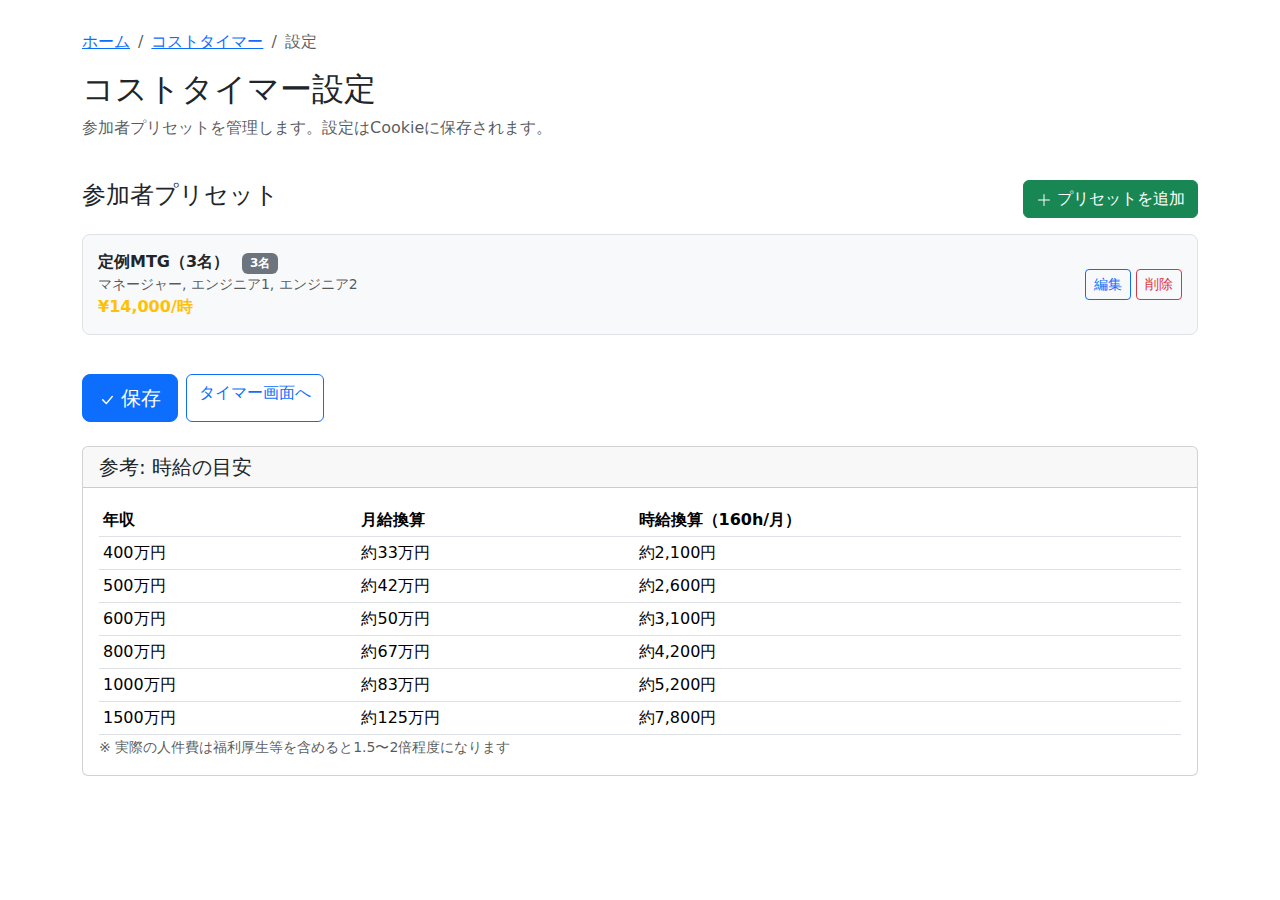
<file: costTimerSettingsPage.html>
<!DOCTYPE html>
<html lang="ja">
<head>
    <meta charset="UTF-8">
    <meta name="viewport" content="width=device-width, initial-scale=1.0">
    <title>コストタイマー設定</title>
    <link href="https://cdn.jsdelivr.net/npm/bootstrap@5.3.0-alpha1/dist/css/bootstrap.min.css" rel="stylesheet"
          crossorigin="anonymous">
    <script src="https://code.jquery.com/jquery-3.6.0.min.js"></script>
    <style>
        body {
            margin: 30px 10px;
        }
        .preset-card {
            background: #f8f9fa;
            border: 1px solid #dee2e6;
            border-radius: 8px;
            padding: 15px;
            margin-bottom: 15px;
        }
        .preset-card:hover {
            box-shadow: 0 2px 8px rgba(0,0,0,0.1);
        }
        .participant-item {
            background: #fff;
            border: 1px solid #e9ecef;
            border-radius: 6px;
            padding: 10px;
            margin-bottom: 8px;
        }
        .drag-handle {
            cursor: grab;
            color: #adb5bd;
        }
        .drag-handle:hover {
            color: #6c757d;
        }
        .total-rate {
            font-size: 1.2rem;
            font-weight: bold;
            color: #ffc107;
            background: #212529;
            padding: 10px 15px;
            border-radius: 6px;
        }
    </style>
</head>
<body>
<div class="container">
    <div class="row mb-4">
        <div class="col">
            <nav aria-label="breadcrumb">
                <ol class="breadcrumb">
                    <li class="breadcrumb-item"><a href="index.html">ホーム</a></li>
                    <li class="breadcrumb-item"><a href="costTimerPage.html">コストタイマー</a></li>
                    <li class="breadcrumb-item active">設定</li>
                </ol>
            </nav>
            <h2>コストタイマー設定</h2>
            <p class="text-muted">参加者プリセットを管理します。設定はCookieに保存されます。</p>
        </div>
    </div>

    <!-- プリセット一覧 -->
    <div class="row mb-4">
        <div class="col">
            <div class="d-flex justify-content-between align-items-center mb-3">
                <h4>参加者プリセット</h4>
                <button type="button" class="btn btn-success" id="addPresetBtn">
                    <svg xmlns="http://www.w3.org/2000/svg" width="16" height="16" fill="currentColor" class="bi bi-plus-lg" viewBox="0 0 16 16">
                        <path fill-rule="evenodd" d="M8 2a.5.5 0 0 1 .5.5v5h5a.5.5 0 0 1 0 1h-5v5a.5.5 0 0 1-1 0v-5h-5a.5.5 0 0 1 0-1h5v-5A.5.5 0 0 1 8 2"/>
                    </svg>
                    プリセットを追加
                </button>
            </div>
            <div id="presetList"></div>
            <div id="emptyMessage" class="text-center text-muted py-5" style="display: none;">
                プリセットがありません。「プリセットを追加」ボタンで追加してください。
            </div>
        </div>
    </div>

    <!-- 操作ボタン -->
    <div class="row mb-4">
        <div class="col">
            <div class="d-flex gap-2">
                <button type="button" class="btn btn-primary btn-lg" id="saveBtn">
                    <svg xmlns="http://www.w3.org/2000/svg" width="16" height="16" fill="currentColor" class="bi bi-check-lg" viewBox="0 0 16 16">
                        <path d="M12.736 3.97a.733.733 0 0 1 1.047 0c.286.289.29.756.01 1.05L7.88 12.01a.733.733 0 0 1-1.065.02L3.217 8.384a.757.757 0 0 1 0-1.06.733.733 0 0 1 1.047 0l3.052 3.093 5.4-6.425a.247.247 0 0 1 .02-.022"/>
                    </svg>
                    保存
                </button>
                <a href="costTimerPage.html" class="btn btn-outline-primary">
                    タイマー画面へ
                </a>
            </div>
        </div>
    </div>

    <!-- よく使う単価 -->
    <div class="row mb-4">
        <div class="col">
            <div class="card">
                <div class="card-header">
                    <h5 class="mb-0">参考: 時給の目安</h5>
                </div>
                <div class="card-body">
                    <table class="table table-sm mb-0">
                        <thead>
                            <tr>
                                <th>年収</th>
                                <th>月給換算</th>
                                <th>時給換算（160h/月）</th>
                            </tr>
                        </thead>
                        <tbody>
                            <tr><td>400万円</td><td>約33万円</td><td>約2,100円</td></tr>
                            <tr><td>500万円</td><td>約42万円</td><td>約2,600円</td></tr>
                            <tr><td>600万円</td><td>約50万円</td><td>約3,100円</td></tr>
                            <tr><td>800万円</td><td>約67万円</td><td>約4,200円</td></tr>
                            <tr><td>1000万円</td><td>約83万円</td><td>約5,200円</td></tr>
                            <tr><td>1500万円</td><td>約125万円</td><td>約7,800円</td></tr>
                        </tbody>
                    </table>
                    <small class="text-muted">※ 実際の人件費は福利厚生等を含めると1.5〜2倍程度になります</small>
                </div>
            </div>
        </div>
    </div>
</div>

<!-- プリセット編集モーダル -->
<div class="modal fade" id="presetModal" tabindex="-1" aria-hidden="true">
    <div class="modal-dialog modal-lg">
        <div class="modal-content">
            <div class="modal-header">
                <h5 class="modal-title" id="presetModalTitle">プリセットを追加</h5>
                <button type="button" class="btn-close" data-bs-dismiss="modal" aria-label="Close"></button>
            </div>
            <div class="modal-body">
                <div class="mb-3">
                    <label for="presetName" class="form-label">プリセット名 <span class="text-danger">*</span></label>
                    <input type="text" class="form-control" id="presetName" placeholder="例: 定例MTG">
                </div>

                <div class="mb-3">
                    <div class="d-flex justify-content-between align-items-center mb-2">
                        <label class="form-label mb-0">参加者</label>
                        <button type="button" class="btn btn-sm btn-outline-success" id="addParticipantBtn">
                            <svg xmlns="http://www.w3.org/2000/svg" width="14" height="14" fill="currentColor" class="bi bi-plus-lg" viewBox="0 0 16 16">
                                <path fill-rule="evenodd" d="M8 2a.5.5 0 0 1 .5.5v5h5a.5.5 0 0 1 0 1h-5v5a.5.5 0 0 1-1 0v-5h-5a.5.5 0 0 1 0-1h5v-5A.5.5 0 0 1 8 2"/>
                            </svg>
                            参加者を追加
                        </button>
                    </div>
                    <div id="participantList"></div>
                    <div id="participantEmptyMessage" class="text-center text-muted py-3" style="display: none;">
                        参加者がいません。
                    </div>
                </div>

                <div class="total-rate text-center">
                    合計時給: <span id="modalTotalRate">¥0</span>/時
                </div>
            </div>
            <div class="modal-footer">
                <button type="button" class="btn btn-secondary" data-bs-dismiss="modal">キャンセル</button>
                <button type="button" class="btn btn-primary" id="savePresetBtn">保存</button>
            </div>
        </div>
    </div>
</div>

<script src="https://cdn.jsdelivr.net/npm/@popperjs/core@2.11.6/dist/umd/popper.min.js" crossorigin="anonymous"></script>
<script src="https://cdn.jsdelivr.net/npm/bootstrap@5.3.0-alpha1/dist/js/bootstrap.min.js" crossorigin="anonymous"></script>
<script>
$(document).ready(function() {
    const defaultSettings = {
        presets: [
            {
                name: "定例MTG（3名）",
                participants: [
                    { name: "マネージャー", hourlyRate: 6000 },
                    { name: "エンジニア1", hourlyRate: 4000 },
                    { name: "エンジニア2", hourlyRate: 4000 }
                ]
            }
        ]
    };

    let settings = { presets: [] };
    let editingIndex = -1;
    let currentParticipants = [];
    let presetModal;

    function init() {
        presetModal = new bootstrap.Modal(document.getElementById('presetModal'));
        loadSettings();
        renderPresetList();
        setupEventListeners();
    }

    function loadSettings() {
        const cookieValue = document.cookie.replace(/(?:(?:^|.*;\s*)costTimerSettings\s*\=\s*([^;]*).*$)|^.*$/, '$1');
        if (cookieValue) {
            try {
                settings = JSON.parse(decodeURIComponent(cookieValue));
            } catch (e) {
                console.error('Failed to load settings:', e);
                settings = JSON.parse(JSON.stringify(defaultSettings));
            }
        } else {
            settings = JSON.parse(JSON.stringify(defaultSettings));
        }
    }

    function saveSettings() {
        const expirationDate = new Date();
        expirationDate.setFullYear(expirationDate.getFullYear() + 1);
        document.cookie = `costTimerSettings=${encodeURIComponent(JSON.stringify(settings))}; expires=${expirationDate.toUTCString()}; path=/; SameSite=Lax; Secure`;
    }

    function renderPresetList() {
        const $list = $('#presetList');
        $list.empty();

        if (settings.presets.length === 0) {
            $('#emptyMessage').show();
            return;
        }
        $('#emptyMessage').hide();

        settings.presets.forEach((preset, index) => {
            const totalRate = preset.participants.reduce((sum, p) => sum + p.hourlyRate, 0);
            const participantNames = preset.participants.map(p => p.name).join(', ');

            $list.append(`
                <div class="preset-card" data-index="${index}">
                    <div class="row align-items-center">
                        <div class="col">
                            <strong>${escapeHtml(preset.name)}</strong>
                            <span class="badge bg-secondary ms-2">${preset.participants.length}名</span>
                            <div class="text-muted small">${escapeHtml(participantNames)}</div>
                            <div class="text-warning fw-bold">¥${totalRate.toLocaleString()}/時</div>
                        </div>
                        <div class="col-auto">
                            <button type="button" class="btn btn-sm btn-outline-primary edit-btn" data-index="${index}">
                                編集
                            </button>
                            <button type="button" class="btn btn-sm btn-outline-danger delete-btn" data-index="${index}">
                                削除
                            </button>
                        </div>
                    </div>
                </div>
            `);
        });
    }

    function renderParticipantList() {
        const $list = $('#participantList');
        $list.empty();

        if (currentParticipants.length === 0) {
            $('#participantEmptyMessage').show();
            updateModalTotal();
            return;
        }
        $('#participantEmptyMessage').hide();

        currentParticipants.forEach((p, index) => {
            $list.append(`
                <div class="participant-item" data-index="${index}">
                    <div class="row align-items-center g-2">
                        <div class="col-auto drag-handle">
                            <svg xmlns="http://www.w3.org/2000/svg" width="20" height="20" fill="currentColor" viewBox="0 0 16 16">
                                <path d="M7 2a1 1 0 1 1-2 0 1 1 0 0 1 2 0m3 0a1 1 0 1 1-2 0 1 1 0 0 1 2 0M7 5a1 1 0 1 1-2 0 1 1 0 0 1 2 0m3 0a1 1 0 1 1-2 0 1 1 0 0 1 2 0M7 8a1 1 0 1 1-2 0 1 1 0 0 1 2 0m3 0a1 1 0 1 1-2 0 1 1 0 0 1 2 0m-3 3a1 1 0 1 1-2 0 1 1 0 0 1 2 0m3 0a1 1 0 1 1-2 0 1 1 0 0 1 2 0m-3 3a1 1 0 1 1-2 0 1 1 0 0 1 2 0m3 0a1 1 0 1 1-2 0 1 1 0 0 1 2 0"/>
                            </svg>
                        </div>
                        <div class="col">
                            <input type="text" class="form-control form-control-sm participant-name"
                                   value="${escapeHtml(p.name)}" placeholder="名前" data-index="${index}">
                        </div>
                        <div class="col-auto">
                            <div class="input-group input-group-sm">
                                <span class="input-group-text">¥</span>
                                <input type="number" class="form-control participant-rate" style="width: 100px;"
                                       value="${p.hourlyRate}" min="0" step="100" data-index="${index}">
                                <span class="input-group-text">/時</span>
                            </div>
                        </div>
                        <div class="col-auto">
                            <button type="button" class="btn btn-sm btn-outline-danger remove-participant-btn" data-index="${index}">
                                <svg xmlns="http://www.w3.org/2000/svg" width="14" height="14" fill="currentColor" viewBox="0 0 16 16">
                                    <path d="M5.5 5.5A.5.5 0 0 1 6 6v6a.5.5 0 0 1-1 0V6a.5.5 0 0 1 .5-.5m2.5 0a.5.5 0 0 1 .5.5v6a.5.5 0 0 1-1 0V6a.5.5 0 0 1 .5-.5m3 .5a.5.5 0 0 0-1 0v6a.5.5 0 0 0 1 0z"/>
                                    <path d="M14.5 3a1 1 0 0 1-1 1H13v9a2 2 0 0 1-2 2H5a2 2 0 0 1-2-2V4h-.5a1 1 0 0 1-1-1V2a1 1 0 0 1 1-1H6a1 1 0 0 1 1-1h2a1 1 0 0 1 1 1h3.5a1 1 0 0 1 1 1zM4.118 4 4 4.059V13a1 1 0 0 0 1 1h6a1 1 0 0 0 1-1V4.059L11.882 4zM2.5 3h11V2h-11z"/>
                                </svg>
                            </button>
                        </div>
                    </div>
                </div>
            `);
        });

        updateModalTotal();
    }

    function updateModalTotal() {
        const total = currentParticipants.reduce((sum, p) => sum + (p.hourlyRate || 0), 0);
        $('#modalTotalRate').text('¥' + total.toLocaleString());
    }

    function escapeHtml(text) {
        const div = document.createElement('div');
        div.textContent = text;
        return div.innerHTML;
    }

    function setupEventListeners() {
        // プリセット追加
        $('#addPresetBtn').on('click', function() {
            editingIndex = -1;
            currentParticipants = [];
            $('#presetName').val('');
            $('#presetModalTitle').text('プリセットを追加');
            renderParticipantList();
            presetModal.show();
        });

        // プリセット編集
        $(document).on('click', '.edit-btn', function() {
            editingIndex = parseInt($(this).data('index'));
            const preset = settings.presets[editingIndex];
            currentParticipants = preset.participants.map(p => ({ ...p }));
            $('#presetName').val(preset.name);
            $('#presetModalTitle').text('プリセットを編集');
            renderParticipantList();
            presetModal.show();
        });

        // プリセット削除
        $(document).on('click', '.delete-btn', function() {
            const index = parseInt($(this).data('index'));
            if (confirm('このプリセットを削除しますか？')) {
                settings.presets.splice(index, 1);
                renderPresetList();
            }
        });

        // 参加者追加
        $('#addParticipantBtn').on('click', function() {
            currentParticipants.push({ name: '', hourlyRate: 5000 });
            renderParticipantList();
        });

        // 参加者削除
        $(document).on('click', '.remove-participant-btn', function() {
            const index = parseInt($(this).data('index'));
            currentParticipants.splice(index, 1);
            renderParticipantList();
        });

        // 参加者名変更
        $(document).on('input', '.participant-name', function() {
            const index = parseInt($(this).data('index'));
            currentParticipants[index].name = $(this).val();
        });

        // 参加者単価変更
        $(document).on('input', '.participant-rate', function() {
            const index = parseInt($(this).data('index'));
            currentParticipants[index].hourlyRate = parseInt($(this).val()) || 0;
            updateModalTotal();
        });

        // プリセット保存
        $('#savePresetBtn').on('click', function() {
            const name = $('#presetName').val().trim();
            if (!name) {
                alert('プリセット名を入力してください');
                return;
            }

            if (currentParticipants.length === 0) {
                alert('参加者を1名以上追加してください');
                return;
            }

            // 空の名前をフィルタリング
            const validParticipants = currentParticipants.filter(p => p.name.trim());
            if (validParticipants.length === 0) {
                alert('参加者の名前を入力してください');
                return;
            }

            const preset = {
                name: name,
                participants: validParticipants.map(p => ({
                    name: p.name.trim(),
                    hourlyRate: p.hourlyRate || 0
                }))
            };

            if (editingIndex >= 0) {
                settings.presets[editingIndex] = preset;
            } else {
                settings.presets.push(preset);
            }

            renderPresetList();
            presetModal.hide();
        });

        // 全体保存
        $('#saveBtn').on('click', function() {
            saveSettings();
            alert('設定を保存しました！');
        });
    }

    init();
});
</script>
</body>
</html>
</file>
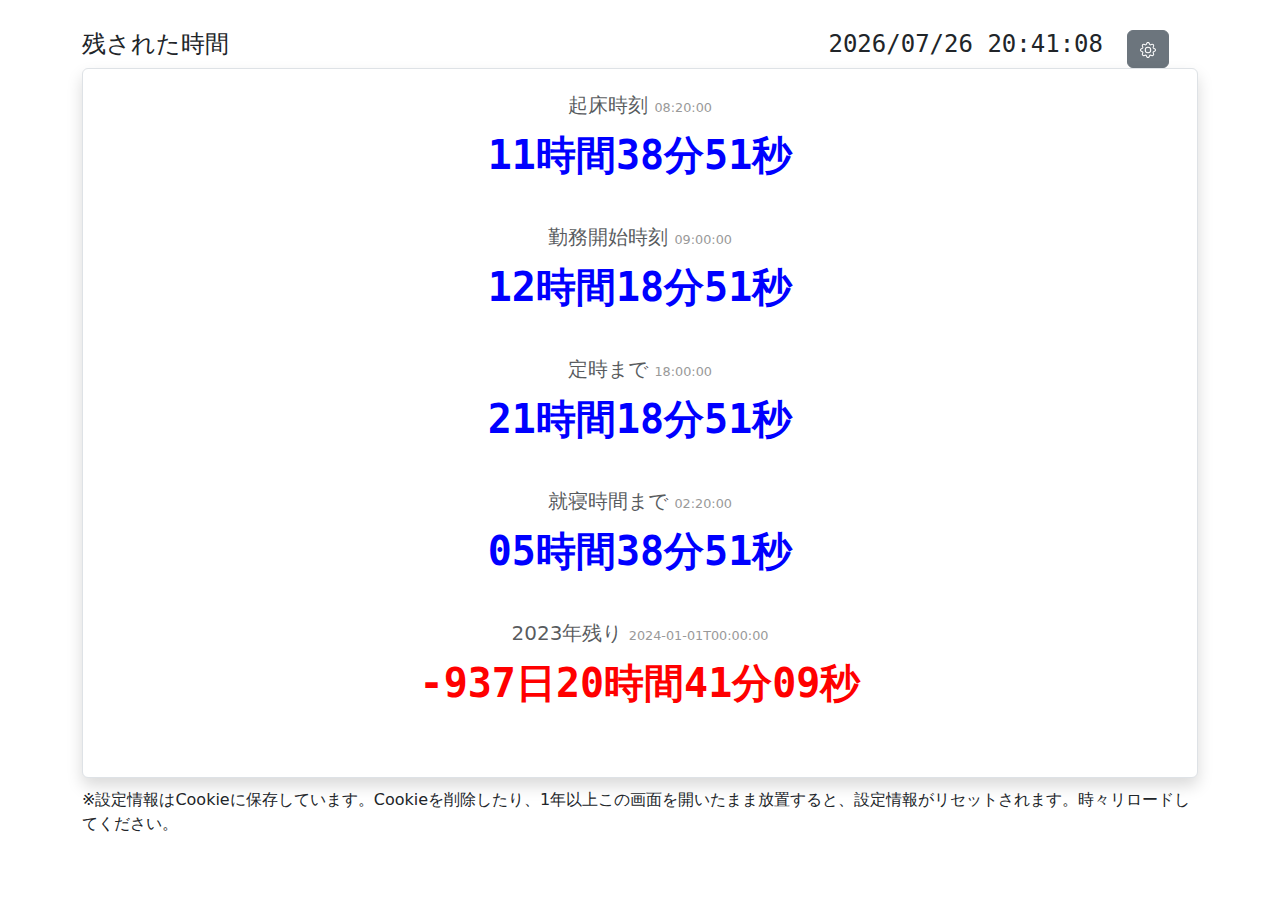
<file: countdownTimerPage.html>
<!DOCTYPE html>
<html lang="ja">
<head>
    <meta charset="UTF-8">
    <meta name="viewport" content="width=device-width, initial-scale=1.0">
    <title>カウントダウンタイマー</title>
    <link href="https://cdn.jsdelivr.net/npm/bootstrap@5.3.0-alpha1/dist/css/bootstrap.min.css" rel="stylesheet"
          crossorigin="anonymous">
    <script src="https://code.jquery.com/jquery-3.6.0.min.js"></script>
    <style>
        body {
            margin: 30px 10px;
        }

        .timer-container {
            text-align: center;
        }

        .time-config {
            font-size: 0.8rem;
            font-weight: normal;
            color: #999;
        }

        .expired-time {
            color: red;
        }

        .timer-value {
            font-family: monospace;
        }

        .datetime-now {
            font-family: monospace;
        }

        @keyframes blink {
            25% {
                opacity: 1;
            }
            50% {
                opacity: 0;
            }
            100% {
                opacity: 1;
            }
        }
    </style>
</head>
<body>
<div class="container">
    <div class="row">
        <div class="col-5">
            <h4>残された時間</h4>
        </div>
        <div class="col-6">
            <h4 class="text-end datetime-now" id="datetimenow"></h4>
        </div>
        <div class="col-1">
            <button type="button" class="btn btn-secondary" data-bs-toggle="modal" data-bs-target="#settingsModal">
                <svg xmlns="http://www.w3.org/2000/svg" width="16" height="16" fill="currentColor" class="bi bi-gear" viewBox="0 0 16 16">
                    <path d="M8 4.754a3.246 3.246 0 1 0 0 6.492 3.246 3.246 0 0 0 0-6.492zM5.754 8a2.246 2.246 0 1 1 4.492 0 2.246 2.246 0 0 1-4.492 0z"></path>
                    <path d="M9.796 1.343c-.527-1.79-3.065-1.79-3.592 0l-.094.319a.873.873 0 0 1-1.255.52l-.292-.16c-1.64-.892-3.433.902-2.54 2.541l.159.292a.873.873 0 0 1-.52 1.255l-.319.094c-1.79.527-1.79 3.065 0 3.592l.319.094a.873.873 0 0 1 .52 1.255l-.16.292c-.892 1.64.901 3.434 2.541 2.54l.292-.159a.873.873 0 0 1 1.255.52l.094.319c.527 1.79 3.065 1.79 3.592 0l.094-.319a.873.873 0 0 1 1.255-.52l.292.16c1.64.893 3.434-.902 2.54-2.541l-.159-.292a.873.873 0 0 1 .52-1.255l.319-.094c1.79-.527 1.79-3.065 0-3.592l-.319-.094a.873.873 0 0 1-.52-1.255l.16-.292c.893-1.64-.902-3.433-2.541-2.54l-.292.159a.873.873 0 0 1-1.255-.52l-.094-.319zm-2.633.283c.246-.835 1.428-.835 1.674 0l.094.319a1.873 1.873 0 0 0 2.693 1.115l.291-.16c.764-.415 1.6.42 1.184 1.185l-.159.292a1.873 1.873 0 0 0 1.116 2.692l.318.094c.835.246.835 1.428 0 1.674l-.319.094a1.873 1.873 0 0 0-1.115 2.693l.16.291c.415.764-.42 1.6-1.185 1.184l-.291-.159a1.873 1.873 0 0 0-2.693 1.116l-.094.318c-.246.835-1.428.835-1.674 0l-.094-.319a1.873 1.873 0 0 0-2.692-1.115l-.292.16c-.764.415-1.6-.42-1.184-1.185l.159-.291A1.873 1.873 0 0 0 1.945 8.93l-.319-.094c-.835-.246-.835-1.428 0-1.674l.319-.094A1.873 1.873 0 0 0 3.06 4.377l-.16-.292c-.415-.764.42-1.6 1.185-1.184l.292.159a1.873 1.873 0 0 0 2.692-1.115l.094-.319z"></path>
                </svg>
            </button>
        </div>
    </div>
    <div class="row">
        <div class="col-12">
            <div class="timer-container bg-white border rounded p-4 shadow" id="timers"></div>
        </div>
    </div>
    <div class="row">
        <div class="col-12" style="margin-top:10px;">
            <p>※設定情報はCookieに保存しています。Cookieを削除したり、1年以上この画面を開いたまま放置すると、設定情報がリセットされます。時々リロードしてください。</p>
        </div>
    </div>

</div>

<div class="modal fade" id="settingsModal" tabindex="-1" aria-labelledby="settingsModalLabel" aria-hidden="true">
    <div class="modal-dialog">
        <div class="modal-content">
            <div class="modal-header">
                <h5 class="modal-title" id="settingsModalLabel">設定を編集</h5>
                <button type="button" class="btn-close" data-bs-dismiss="modal" aria-label="Close"></button>
            </div>
            <div class="modal-body">
                <div class="mb-3">
                    <p>こんな感じでJSONで設定書いて保存するとクッキーに登録される（空にして登録するとデフォルト復活）<br>※タイトルに半角スペース入れると壊れます</p>
                    <p>{title: "起床時刻", targetTime: "08:20:00"}</p>
                    <p>{title: "2023年残り", targetTime: "2024-01-01T00:00:00"}</p>
                    <textarea class="form-control" id="settingsTextarea" rows="8"></textarea>
                </div>
            </div>
            <div class="modal-footer">
                <button type="button" class="btn btn-secondary" data-bs-dismiss="modal">キャンセル</button>
                <button type="button" class="btn btn-primary" id="saveSettings">保存</button>
            </div>
        </div>
    </div>
</div>


<script>
    $(document).ready(function () {
        const defaultTimerList = [
            // 既定のタイマー設定をここに記述
            {title: "起床時刻", targetTime: "08:20:00"},
            {title: "勤務開始時刻", targetTime: "09:00:00"},
            {title: "定時まで", targetTime: "18:00:00"},
            {title: "就寝時間まで", targetTime: "02:20:00"},
            {title: "2023年残り", targetTime: "2024-01-01T00:00:00"},
        ];

        let timerList = [];

        function calculateRemainingTime(targetTime) {
            const now = new Date();
            let target;
            if (targetTime.includes("T")) {
                target = new Date(targetTime);
            } else {
                target = new Date(now.toDateString() + " " + targetTime);
                if (now > target) {
                    target.setDate(target.getDate() + 1);
                }

            }
            return Math.floor((target - now) / 1000);
        }

        function formatTime(seconds, isNegative = false, displayDays = true) {
            const days = Math.floor(Math.abs(seconds) / 86400);
            const hours = Math.floor((Math.abs(seconds % 86400) / 3600));
            const minutes = Math.floor((Math.abs(seconds) % 3600) / 60);
            const remainingSeconds = Math.abs(seconds) % 60;
            const dayString = displayDays ? `${days}日` : "";
            return `${isNegative ? '-' : ''}${dayString}${String(hours).padStart(2, '0')}時間${String(minutes).padStart(2, '0')}分${String(remainingSeconds).padStart(2, '0')}秒`;
        }

        function updateTextColor(element, remainingSeconds) {
            if (remainingSeconds < 15 * 60) {
                element.css({"color": "red", "animation": "blink 1s linear infinite"});
            } else if (remainingSeconds < 30 * 60) {
                element.css({"color": "red", "animation": ""});
            } else if (remainingSeconds < 60 * 60) {
                element.css({"color": "orange", "animation": ""});
            } else {
                element.css({"color": "blue", "animation": ""});
            }
        }

        function updateTimer() {
            let allTimersFinished = true;

            timerList.forEach(function (timer) {
                const remainingSeconds = calculateRemainingTime(timer.targetTime);
                const displayDays = timer.targetTime.includes("T");
                const element = $("#" + timer.title);
                updateTextColor(element, remainingSeconds);

                if (remainingSeconds > 0) {
                    allTimersFinished = false;
                    element.removeClass("expired-time").text(formatTime(remainingSeconds, false, displayDays));
                } else {
                    element.addClass("expired-time").text(formatTime(remainingSeconds, true, displayDays));
                }
            });

            showTime();

            if (!allTimersFinished) {
                setTimeout(updateTimer, 1000);
            }
        }

        function showTime() {
            const date = new Date(); //現在時刻を取得
            const y = date.getFullYear(), //西暦年
                m = date.getMonth() + 1, //月
                d = date.getDate(), //日
                H = date.getHours(), //時
                M = date.getMinutes(), //分
                S = date.getSeconds(); //秒
            const yStr = y.toString().padStart(4, '0'), //西暦年を4桁の文字列に変換
                mStr = m.toString().padStart(2, '0'), //月を2桁の文字列に変換
                dStr = d.toString().padStart(2, '0'), //日を2桁の文字列に変換
                HStr = H.toString().padStart(2, '0'), //時を2桁の文字列に変換
                MStr = M.toString().padStart(2, '0'), //分を2桁の文字列に変換
                SStr = S.toString().padStart(2, '0'); //秒を2桁の文字列に変換
            const timeString = `${yStr}/${mStr}/${dStr} ${HStr}:${MStr}:${SStr}`; //時計として表示する文字列を作成
            $("#datetimenow").text(timeString);
        }

        function saveSettingsToCookie(settings) {
            const expirationDate = new Date();
            expirationDate.setFullYear(expirationDate.getFullYear() + 1);
            document.cookie = `timerList=${encodeURIComponent(JSON.stringify(settings))}; expires=${expirationDate.toUTCString()}; path=/; SameSite=Lax; Secure`;
        }

        function loadSettingsFromCookie() {
            const cookieValue = document.cookie.replace(/(?:(?:^|.*;\s*)timerList\s*\=\s*([^;]*).*$)|^.*$/, '$1');
            if (cookieValue) {
                try {
                    return JSON.parse(decodeURIComponent(cookieValue));
                } catch (e) {
                    console.error('Failed to parse settings from cookie:', e);
                }
            }
            return null;
        }


        $('#settingsModal').on('show.bs.modal', function () {
            $('#settingsTextarea').val(JSON.stringify(timerList, null, 2));
        });

        $('#saveSettings').on('click', function () {
            try {
                let settingsTextAreasString = $("#settingsTextarea").val();
                const newTimerList = JSON.parse(settingsTextAreasString == "" ? JSON.stringify(defaultTimerList) : settingsTextAreasString);
                timerList.length = 0;
                Array.prototype.push.apply(timerList, newTimerList);
                saveSettingsToCookie(timerList);
                $('#settingsModal').modal('hide');
                initializeTimers();
                updateTimer();
            } catch (e) {
                alert('設定の読み込みに失敗しました。JSONの書式を確認してください。');
                console.error('Failed to load new settings:', e);
            }
        });

        function initializeTimers() {
            timerList = loadSettingsFromCookie() || defaultTimerList;
            saveSettingsToCookie(timerList); // 起動時にクッキーに保存して有効期間を伸ばす

            $("#timers").empty();
            timerList.forEach(function (timer) {
                $("#timers").append(`
                <h2 class="fs-5 text-muted">${timer.title} <span class="time-config">${timer.targetTime}</span></h2>
                <p class="fs-1 fw-bold timer-value" id="${timer.title}"></p>
                <br/>
              `);
            });
        }

        initializeTimers();
        updateTimer();
    });

</script>
<script src="https://cdn.jsdelivr.net/npm/@popperjs/core@2.11.6/dist/umd/popper.min.js"
        crossorigin="anonymous"></script>
<script src="https://cdn.jsdelivr.net/npm/bootstrap@5.3.0-alpha1/dist/js/bootstrap.min.js"
        crossorigin="anonymous"></script>
</body>
</html>
</file>
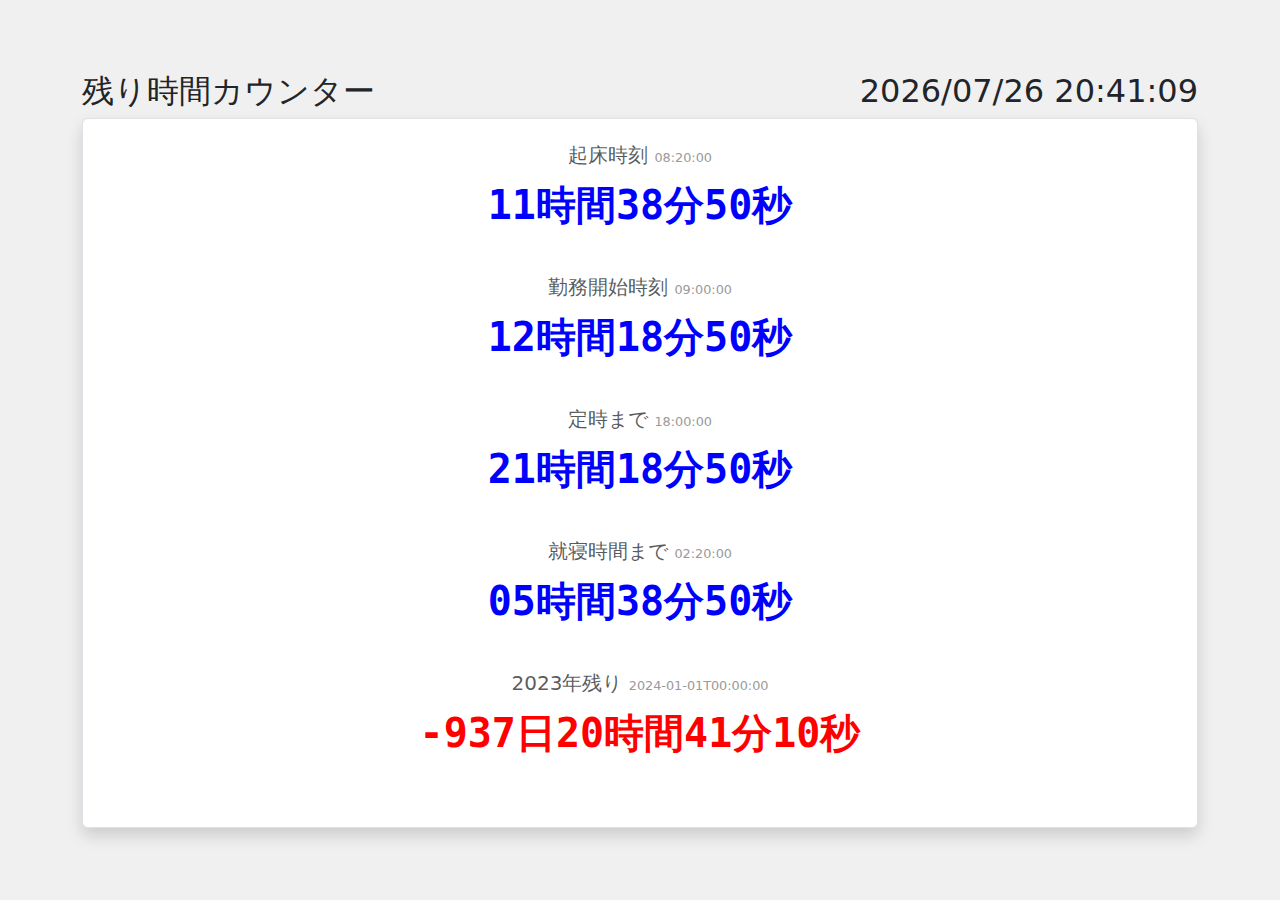
<file: timer.html>
<!DOCTYPE html>
<html lang="ja">
<head>
  <meta charset="UTF-8">
  <meta name="viewport" content="width=device-width, initial-scale=1.0">
  <title>カウントダウンタイマー</title>
  <link href="https://cdn.jsdelivr.net/npm/bootstrap@5.3.0-alpha1/dist/css/bootstrap.min.css" rel="stylesheet" crossorigin="anonymous">
  <script src="https://code.jquery.com/jquery-3.6.0.min.js"></script>
  <style>
    body {
      background-color: #f0f0f0;
      display: flex;
      justify-content: center;
      align-items: center;
      height: 100vh;
      margin: 0;
    }

    .timer-container {
      text-align: center;
    }

    .time-config {
      font-size: 0.8rem;
      font-weight: normal;
      color: #999;
    }

    .expired-time {
      color: red;
    }

    .timer-value {
      font-family: monospace;
    }

    @keyframes blink {
      25% { opacity: 1; }
      50% { opacity: 0; }
      100% { opacity: 1; }
    }
  </style>
</head>
<body>
  <div class="container">
    <div class="row">
      <div class="col-6">
        <h2>残り時間カウンター</label>
      </div>
      <div class="col-6">
        <h2 class="text-end" id="datetimenow"></label>
      </div>
    </div>
    <div class="row">
      <div class="col-12">
        <div class="timer-container bg-white border rounded p-4 shadow" id="timers"></div>
      </div>
    </div>
  </div>

  <script>
    $(document).ready(function() {
      const timerList = [
        { title: "起床時刻", targetTime: "08:20:00" },
        { title: "勤務開始時刻", targetTime: "09:00:00" },
        { title: "定時まで", targetTime: "18:00:00" },
        { title: "就寝時間まで", targetTime: "02:20:00" },
        { title: "2023年残り", targetTime: "2024-01-01T00:00:00" },
      ];

      timerList.forEach(function(timer) {
        $("#timers").append(`
          <h2 class="fs-5 text-muted">${timer.title} <span class="time-config">${timer.targetTime}</span></h2>
          <p class="fs-1 fw-bold timer-value" id="${timer.title}"></p>
          <br/>
        `);
      });

      function calculateRemainingTime(targetTime) {
        const now = new Date();
        let target;
        if (targetTime.includes("T")) {
          target = new Date(targetTime);
        } else {
          target = new Date(now.toDateString() + " " + targetTime);
          if (now > target) {
            target.setDate(target.getDate() + 1);
          }
       
        }
    return Math.floor((target - now) / 1000);
  }

  function formatTime(seconds, isNegative = false, displayDays = true) {
    const days = Math.floor(Math.abs(seconds) / 86400);
    const hours = Math.floor((Math.abs(seconds % 86400) / 3600));
    const minutes = Math.floor((Math.abs(seconds) % 3600) / 60);
    const remainingSeconds = Math.abs(seconds) % 60;
    const dayString = displayDays ? `${days}日` : "";
    return `${isNegative ? '-' : ''}${dayString}${String(hours).padStart(2, '0')}時間${String(minutes).padStart(2, '0')}分${String(remainingSeconds).padStart(2, '0')}秒`; 
  }

  function updateTextColor(element, remainingSeconds) {
    if (remainingSeconds < 15 * 60) {
      element.css({ "color": "red", "animation": "blink 1s linear infinite" });
    } else if (remainingSeconds < 30 * 60) {
      element.css({ "color": "red", "animation": "" });
    } else if (remainingSeconds < 60 * 60) {
      element.css({ "color": "orange", "animation": "" });
    } else {
      element.css({ "color": "blue", "animation": "" });
    }
  }

  function updateTimer() {
    let allTimersFinished = true;

    timerList.forEach(function(timer) {
      const remainingSeconds = calculateRemainingTime(timer.targetTime);
      const displayDays = timer.targetTime.includes("T");
      const element = $("#" + timer.title);
      updateTextColor(element, remainingSeconds);

      if (remainingSeconds > 0) {
        allTimersFinished = false;
        element.removeClass("expired-time").text(formatTime(remainingSeconds, false, displayDays));
      } else {
        element.addClass("expired-time").text(formatTime(remainingSeconds, true, displayDays));
      }
    });

    showTime();

    if (!allTimersFinished) {
      setTimeout(updateTimer, 1000);
    }
  }

function showTime() {
  const date = new Date(); //現在時刻を取得
  const y = date.getFullYear(), //西暦年
    m = date.getMonth() + 1, //月
    d = date.getDate(), //日
    H = date.getHours(), //時
    M = date.getMinutes(), //分
    S = date.getSeconds(); //秒
  const yStr = y.toString().padStart(4, '0'), //西暦年を4桁の文字列に変換
    mStr = m.toString().padStart(2, '0'), //月を2桁の文字列に変換
    dStr = d.toString().padStart(2, '0'), //日を2桁の文字列に変換
    HStr = H.toString().padStart(2, '0'), //時を2桁の文字列に変換
    MStr = M.toString().padStart(2, '0'), //分を2桁の文字列に変換
    SStr = S.toString().padStart(2, '0'); //秒を2桁の文字列に変換
  const timeString = `${yStr}/${mStr}/${dStr} ${HStr}:${MStr}:${SStr}`; //時計として表示する文字列を作成
  $("#datetimenow").text(timeString);
}

  updateTimer();
});
</script>
  <script src="https://cdn.jsdelivr.net/npm/@popperjs/core@2.11.6/dist/umd/popper.min.js" crossorigin="anonymous"></script>
  <script src="https://cdn.jsdelivr.net/npm/bootstrap@5.3.0-alpha1/dist/js/bootstrap.min.js" crossorigin="anonymous"></script>
</body>
</html>
</file>
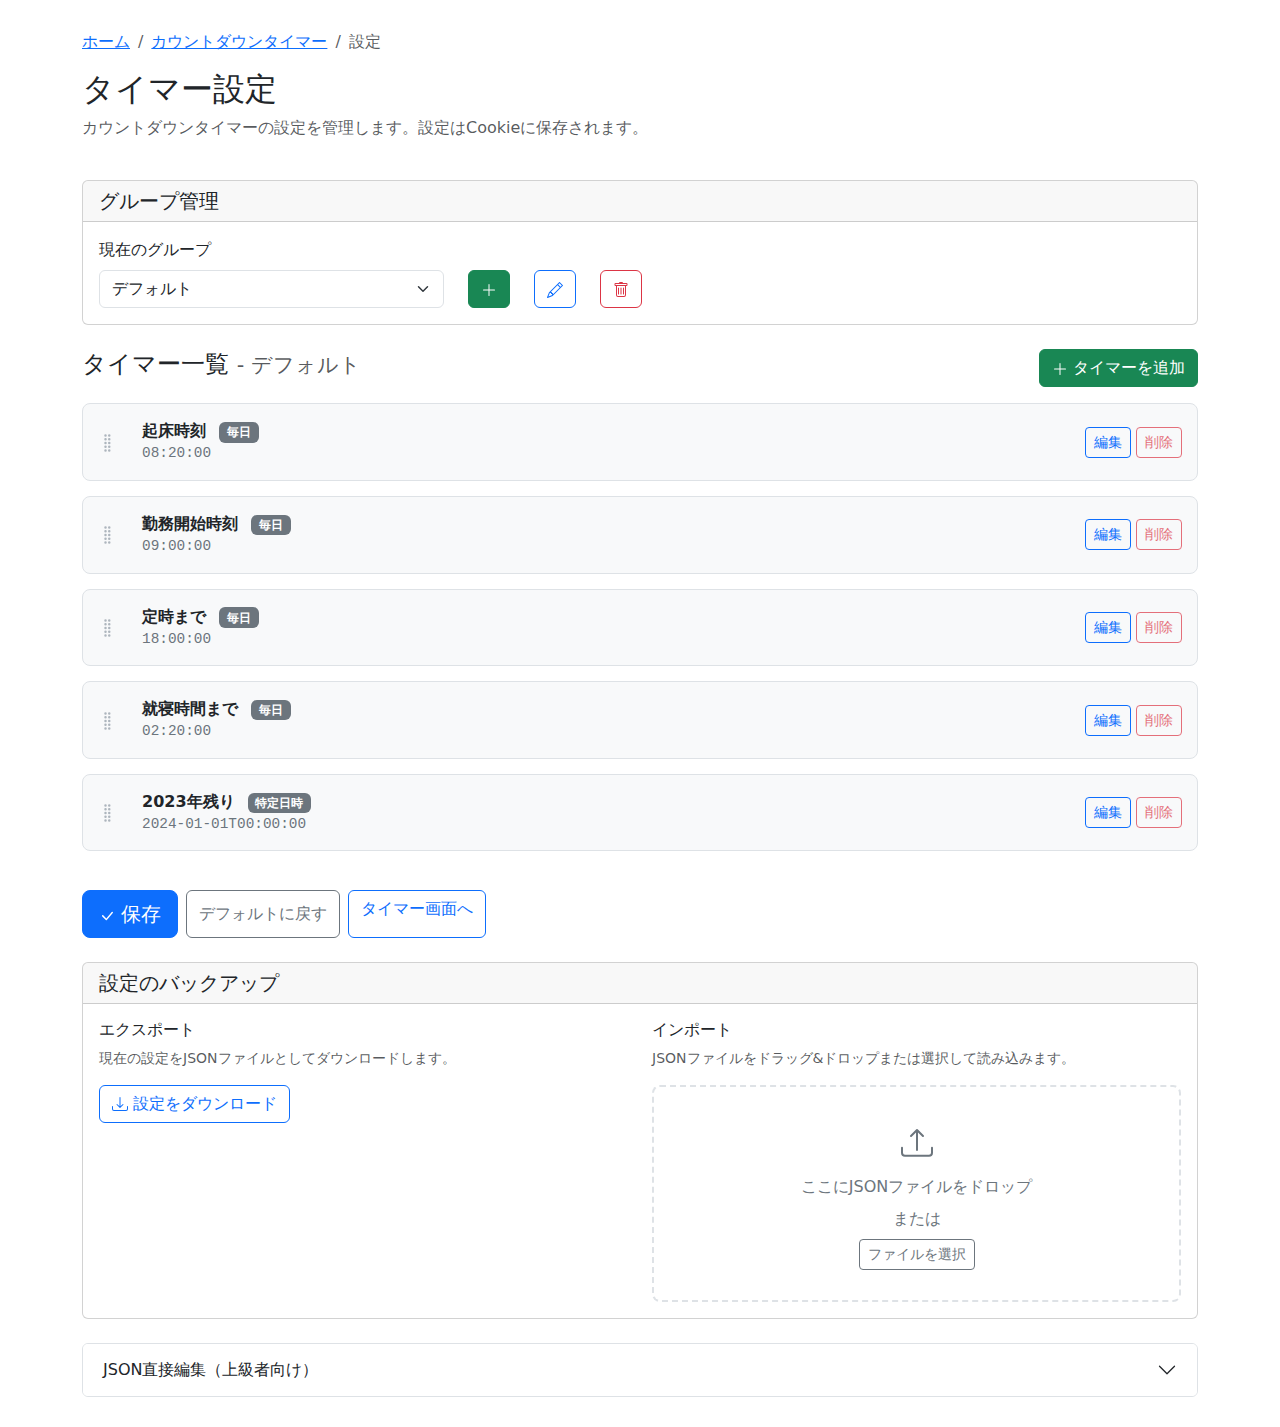
<file: timerSettingsPage.html>
<!DOCTYPE html>
<html lang="ja">
<head>
    <meta charset="UTF-8">
    <meta name="viewport" content="width=device-width, initial-scale=1.0">
    <title>タイマー設定</title>
    <link href="https://cdn.jsdelivr.net/npm/bootstrap@5.3.0-alpha1/dist/css/bootstrap.min.css" rel="stylesheet"
          crossorigin="anonymous">
    <script src="https://code.jquery.com/jquery-3.6.0.min.js"></script>
    <style>
        body {
            margin: 30px 10px;
        }
        .timer-item {
            background: #f8f9fa;
            border: 1px solid #dee2e6;
            border-radius: 8px;
            padding: 15px;
            margin-bottom: 15px;
        }
        .timer-item:hover {
            box-shadow: 0 2px 8px rgba(0,0,0,0.1);
        }
        .btn-delete {
            opacity: 0.7;
        }
        .btn-delete:hover {
            opacity: 1;
        }
        .preview-time {
            font-family: monospace;
            font-size: 0.9rem;
            color: #6c757d;
        }
        .drag-handle {
            cursor: grab;
            color: #adb5bd;
        }
        .drag-handle:hover {
            color: #6c757d;
        }
        .timer-item.dragging {
            opacity: 0.5;
        }
        .drop-zone {
            border: 2px dashed #dee2e6;
            border-radius: 8px;
            padding: 30px;
            text-align: center;
            color: #6c757d;
            transition: all 0.3s;
        }
        .drop-zone.dragover {
            border-color: #0d6efd;
            background-color: #e7f1ff;
            color: #0d6efd;
        }
        .drop-zone-icon {
            font-size: 2rem;
            margin-bottom: 10px;
        }
    </style>
</head>
<body>
<div class="container">
    <div class="row mb-4">
        <div class="col">
            <nav aria-label="breadcrumb">
                <ol class="breadcrumb">
                    <li class="breadcrumb-item"><a href="index.html">ホーム</a></li>
                    <li class="breadcrumb-item"><a href="countdownTimerPage.html">カウントダウンタイマー</a></li>
                    <li class="breadcrumb-item active">設定</li>
                </ol>
            </nav>
            <h2>タイマー設定</h2>
            <p class="text-muted">カウントダウンタイマーの設定を管理します。設定はCookieに保存されます。</p>
        </div>
    </div>

    <!-- グループ選択 -->
    <div class="row mb-4">
        <div class="col">
            <div class="card">
                <div class="card-header">
                    <h5 class="mb-0">グループ管理</h5>
                </div>
                <div class="card-body">
                    <div class="row align-items-end">
                        <div class="col-md-4 mb-2 mb-md-0">
                            <label for="groupSelect" class="form-label">現在のグループ</label>
                            <select class="form-select" id="groupSelect"></select>
                        </div>
                        <div class="col-auto">
                            <button type="button" class="btn btn-success" id="addGroupBtn" title="グループを追加">
                                <svg xmlns="http://www.w3.org/2000/svg" width="16" height="16" fill="currentColor" class="bi bi-plus-lg" viewBox="0 0 16 16">
                                    <path fill-rule="evenodd" d="M8 2a.5.5 0 0 1 .5.5v5h5a.5.5 0 0 1 0 1h-5v5a.5.5 0 0 1-1 0v-5h-5a.5.5 0 0 1 0-1h5v-5A.5.5 0 0 1 8 2"/>
                                </svg>
                            </button>
                        </div>
                        <div class="col-auto">
                            <button type="button" class="btn btn-outline-primary" id="renameGroupBtn" title="グループ名を変更">
                                <svg xmlns="http://www.w3.org/2000/svg" width="16" height="16" fill="currentColor" class="bi bi-pencil" viewBox="0 0 16 16">
                                    <path d="M12.146.146a.5.5 0 0 1 .708 0l3 3a.5.5 0 0 1 0 .708l-10 10a.5.5 0 0 1-.168.11l-5 2a.5.5 0 0 1-.65-.65l2-5a.5.5 0 0 1 .11-.168l10-10zM11.207 2.5 13.5 4.793 14.793 3.5 12.5 1.207 11.207 2.5zm1.586 3L10.5 3.207 4 9.707V10h.5a.5.5 0 0 1 .5.5v.5h.5a.5.5 0 0 1 .5.5v.5h.293l6.5-6.5zm-9.761 5.175-.106.106-1.528 3.821 3.821-1.528.106-.106A.5.5 0 0 1 5 12.5V12h-.5a.5.5 0 0 1-.5-.5V11h-.5a.5.5 0 0 1-.468-.325z"/>
                                </svg>
                            </button>
                        </div>
                        <div class="col-auto">
                            <button type="button" class="btn btn-outline-danger" id="deleteGroupBtn" title="グループを削除">
                                <svg xmlns="http://www.w3.org/2000/svg" width="16" height="16" fill="currentColor" class="bi bi-trash" viewBox="0 0 16 16">
                                    <path d="M5.5 5.5A.5.5 0 0 1 6 6v6a.5.5 0 0 1-1 0V6a.5.5 0 0 1 .5-.5m2.5 0a.5.5 0 0 1 .5.5v6a.5.5 0 0 1-1 0V6a.5.5 0 0 1 .5-.5m3 .5a.5.5 0 0 0-1 0v6a.5.5 0 0 0 1 0z"/>
                                    <path d="M14.5 3a1 1 0 0 1-1 1H13v9a2 2 0 0 1-2 2H5a2 2 0 0 1-2-2V4h-.5a1 1 0 0 1-1-1V2a1 1 0 0 1 1-1H6a1 1 0 0 1 1-1h2a1 1 0 0 1 1 1h3.5a1 1 0 0 1 1 1zM4.118 4 4 4.059V13a1 1 0 0 0 1 1h6a1 1 0 0 0 1-1V4.059L11.882 4zM2.5 3h11V2h-11z"/>
                                </svg>
                            </button>
                        </div>
                    </div>
                </div>
            </div>
        </div>
    </div>

    <!-- タイマー一覧 -->
    <div class="row mb-4">
        <div class="col">
            <div class="d-flex justify-content-between align-items-center mb-3">
                <h4>タイマー一覧 <small class="text-muted" id="currentGroupName"></small></h4>
                <button type="button" class="btn btn-success" id="addTimerBtn">
                    <svg xmlns="http://www.w3.org/2000/svg" width="16" height="16" fill="currentColor" class="bi bi-plus-lg" viewBox="0 0 16 16">
                        <path fill-rule="evenodd" d="M8 2a.5.5 0 0 1 .5.5v5h5a.5.5 0 0 1 0 1h-5v5a.5.5 0 0 1-1 0v-5h-5a.5.5 0 0 1 0-1h5v-5A.5.5 0 0 1 8 2"/>
                    </svg>
                    タイマーを追加
                </button>
            </div>
            <div id="timerList"></div>
            <div id="emptyMessage" class="text-center text-muted py-5" style="display: none;">
                タイマーがありません。「タイマーを追加」ボタンで追加してください。
            </div>
        </div>
    </div>

    <!-- 操作ボタン -->
    <div class="row mb-4">
        <div class="col">
            <div class="d-flex gap-2">
                <button type="button" class="btn btn-primary btn-lg" id="saveBtn">
                    <svg xmlns="http://www.w3.org/2000/svg" width="16" height="16" fill="currentColor" class="bi bi-check-lg" viewBox="0 0 16 16">
                        <path d="M12.736 3.97a.733.733 0 0 1 1.047 0c.286.289.29.756.01 1.05L7.88 12.01a.733.733 0 0 1-1.065.02L3.217 8.384a.757.757 0 0 1 0-1.06.733.733 0 0 1 1.047 0l3.052 3.093 5.4-6.425a.247.247 0 0 1 .02-.022"/>
                    </svg>
                    保存
                </button>
                <button type="button" class="btn btn-outline-secondary" id="resetBtn">
                    デフォルトに戻す
                </button>
                <a href="countdownTimerPage.html" class="btn btn-outline-primary">
                    タイマー画面へ
                </a>
            </div>
        </div>
    </div>

    <!-- エクスポート/インポート -->
    <div class="row mb-4">
        <div class="col">
            <div class="card">
                <div class="card-header">
                    <h5 class="mb-0">設定のバックアップ</h5>
                </div>
                <div class="card-body">
                    <div class="row">
                        <div class="col-md-6 mb-3 mb-md-0">
                            <h6>エクスポート</h6>
                            <p class="text-muted small">現在の設定をJSONファイルとしてダウンロードします。</p>
                            <button type="button" class="btn btn-outline-primary" id="exportBtn">
                                <svg xmlns="http://www.w3.org/2000/svg" width="16" height="16" fill="currentColor" class="bi bi-download" viewBox="0 0 16 16">
                                    <path d="M.5 9.9a.5.5 0 0 1 .5.5v2.5a1 1 0 0 0 1 1h12a1 1 0 0 0 1-1v-2.5a.5.5 0 0 1 1 0v2.5a2 2 0 0 1-2 2H2a2 2 0 0 1-2-2v-2.5a.5.5 0 0 1 .5-.5"/>
                                    <path d="M7.646 11.854a.5.5 0 0 0 .708 0l3-3a.5.5 0 0 0-.708-.708L8.5 10.293V1.5a.5.5 0 0 0-1 0v8.793L5.354 8.146a.5.5 0 1 0-.708.708z"/>
                                </svg>
                                設定をダウンロード
                            </button>
                        </div>
                        <div class="col-md-6">
                            <h6>インポート</h6>
                            <p class="text-muted small">JSONファイルをドラッグ&ドロップまたは選択して読み込みます。</p>
                            <div class="drop-zone" id="dropZone">
                                <div class="drop-zone-icon">
                                    <svg xmlns="http://www.w3.org/2000/svg" width="32" height="32" fill="currentColor" class="bi bi-upload" viewBox="0 0 16 16">
                                        <path d="M.5 9.9a.5.5 0 0 1 .5.5v2.5a1 1 0 0 0 1 1h12a1 1 0 0 0 1-1v-2.5a.5.5 0 0 1 1 0v2.5a2 2 0 0 1-2 2H2a2 2 0 0 1-2-2v-2.5a.5.5 0 0 1 .5-.5"/>
                                        <path d="M7.646 1.146a.5.5 0 0 1 .708 0l3 3a.5.5 0 0 1-.708.708L8.5 2.707V11.5a.5.5 0 0 1-1 0V2.707L5.354 4.854a.5.5 0 1 1-.708-.708z"/>
                                    </svg>
                                </div>
                                <div>ここにJSONファイルをドロップ</div>
                                <div class="mt-2">または</div>
                                <label class="btn btn-outline-secondary btn-sm mt-2">
                                    ファイルを選択
                                    <input type="file" id="fileInput" accept=".json" style="display: none;">
                                </label>
                            </div>
                        </div>
                    </div>
                </div>
            </div>
        </div>
    </div>

    <!-- JSON直接編集 -->
    <div class="row">
        <div class="col">
            <div class="accordion" id="advancedAccordion">
                <div class="accordion-item">
                    <h2 class="accordion-header">
                        <button class="accordion-button collapsed" type="button" data-bs-toggle="collapse" data-bs-target="#jsonEditor">
                            JSON直接編集（上級者向け）
                        </button>
                    </h2>
                    <div id="jsonEditor" class="accordion-collapse collapse" data-bs-parent="#advancedAccordion">
                        <div class="accordion-body">
                            <textarea class="form-control font-monospace" id="jsonTextarea" rows="10"></textarea>
                            <div class="mt-2 d-flex gap-2">
                                <button type="button" class="btn btn-sm btn-outline-primary" id="applyJsonBtn">JSONを適用</button>
                                <button type="button" class="btn btn-sm btn-outline-secondary" id="refreshJsonBtn">JSONを更新</button>
                            </div>
                        </div>
                    </div>
                </div>
            </div>
        </div>
    </div>
</div>

<!-- タイマー追加/編集モーダル -->
<div class="modal fade" id="timerModal" tabindex="-1" aria-hidden="true">
    <div class="modal-dialog">
        <div class="modal-content">
            <div class="modal-header">
                <h5 class="modal-title" id="timerModalTitle">タイマーを追加</h5>
                <button type="button" class="btn-close" data-bs-dismiss="modal" aria-label="Close"></button>
            </div>
            <div class="modal-body">
                <div class="mb-3">
                    <label for="timerTitle" class="form-label">タイトル <span class="text-danger">*</span></label>
                    <input type="text" class="form-control" id="timerTitle" placeholder="例: 起床時刻" required>
                    <div class="form-text">半角スペースは使用できません</div>
                </div>

                <div class="mb-3">
                    <label class="form-label">タイマー種別 <span class="text-danger">*</span></label>
                    <div class="form-check">
                        <input class="form-check-input" type="radio" name="timerType" id="typeDaily" value="daily" checked>
                        <label class="form-check-label" for="typeDaily">
                            毎日繰り返し（指定時刻まで）
                        </label>
                    </div>
                    <div class="form-check">
                        <input class="form-check-input" type="radio" name="timerType" id="typeOnce" value="once">
                        <label class="form-check-label" for="typeOnce">
                            特定日時（1回限り）
                        </label>
                    </div>
                    <div class="form-check">
                        <input class="form-check-input" type="radio" name="timerType" id="typeWeekly" value="weekly">
                        <label class="form-check-label" for="typeWeekly">
                            毎週繰り返し
                        </label>
                    </div>
                    <div class="form-check">
                        <input class="form-check-input" type="radio" name="timerType" id="typeMonthly" value="monthly">
                        <label class="form-check-label" for="typeMonthly">
                            毎月繰り返し
                        </label>
                    </div>
                </div>

                <!-- 毎日繰り返し用 -->
                <div id="dailySettings" class="timer-settings">
                    <div class="mb-3">
                        <label for="dailyTime" class="form-label">時刻</label>
                        <input type="time" class="form-control" id="dailyTime" value="09:00" step="1">
                    </div>
                </div>

                <!-- 特定日時用 -->
                <div id="onceSettings" class="timer-settings" style="display: none;">
                    <div class="mb-3">
                        <label for="onceDate" class="form-label">日付</label>
                        <input type="date" class="form-control" id="onceDate">
                    </div>
                    <div class="mb-3">
                        <label for="onceTime" class="form-label">時刻</label>
                        <input type="time" class="form-control" id="onceTime" value="00:00" step="1">
                    </div>
                </div>

                <!-- 毎週繰り返し用 -->
                <div id="weeklySettings" class="timer-settings" style="display: none;">
                    <div class="mb-3">
                        <label class="form-label">曜日</label>
                        <div class="btn-group d-flex" role="group">
                            <input type="checkbox" class="btn-check" id="weekday0" value="0">
                            <label class="btn btn-outline-primary" for="weekday0">日</label>
                            <input type="checkbox" class="btn-check" id="weekday1" value="1">
                            <label class="btn btn-outline-primary" for="weekday1">月</label>
                            <input type="checkbox" class="btn-check" id="weekday2" value="2">
                            <label class="btn btn-outline-primary" for="weekday2">火</label>
                            <input type="checkbox" class="btn-check" id="weekday3" value="3">
                            <label class="btn btn-outline-primary" for="weekday3">水</label>
                            <input type="checkbox" class="btn-check" id="weekday4" value="4">
                            <label class="btn btn-outline-primary" for="weekday4">木</label>
                            <input type="checkbox" class="btn-check" id="weekday5" value="5">
                            <label class="btn btn-outline-primary" for="weekday5">金</label>
                            <input type="checkbox" class="btn-check" id="weekday6" value="6">
                            <label class="btn btn-outline-primary" for="weekday6">土</label>
                        </div>
                    </div>
                    <div class="mb-3">
                        <label for="weeklyTime" class="form-label">時刻</label>
                        <input type="time" class="form-control" id="weeklyTime" value="09:00" step="1">
                    </div>
                </div>

                <!-- 毎月繰り返し用 -->
                <div id="monthlySettings" class="timer-settings" style="display: none;">
                    <div class="mb-3">
                        <label for="monthlyDay" class="form-label">日</label>
                        <select class="form-select" id="monthlyDay">
                            <option value="1">1日</option>
                            <option value="5">5日</option>
                            <option value="10">10日</option>
                            <option value="15">15日</option>
                            <option value="20">20日</option>
                            <option value="25">25日</option>
                            <option value="last">月末</option>
                        </select>
                    </div>
                    <div class="mb-3">
                        <label for="monthlyTime" class="form-label">時刻</label>
                        <input type="time" class="form-control" id="monthlyTime" value="00:00" step="1">
                    </div>
                </div>

                <!-- プレビュー -->
                <div class="alert alert-info">
                    <strong>設定値プレビュー:</strong>
                    <code id="targetTimePreview">09:00:00</code>
                </div>
            </div>
            <div class="modal-footer">
                <button type="button" class="btn btn-secondary" data-bs-dismiss="modal">キャンセル</button>
                <button type="button" class="btn btn-primary" id="saveTimerBtn">保存</button>
            </div>
        </div>
    </div>
</div>

<script src="https://cdn.jsdelivr.net/npm/@popperjs/core@2.11.6/dist/umd/popper.min.js" crossorigin="anonymous"></script>
<script src="https://cdn.jsdelivr.net/npm/bootstrap@5.3.0-alpha1/dist/js/bootstrap.min.js" crossorigin="anonymous"></script>
<script>
$(document).ready(function() {
    // デフォルトの設定データ（新構造）
    const defaultSettings = {
        active: 0,
        groups: [
            {
                name: "仕事用",
                timers: [
                    {title: "起床時刻", targetTime: "07:00:00"},
                    {title: "勤務開始時刻", targetTime: "09:00:00"},
                    {title: "定時まで", targetTime: "18:00:00"},
                    {title: "就寝時間まで", targetTime: "24:00:00"},
                ]
            }
        ]
    };

    let settings = null;
    let timerList = [];
    let editingIndex = -1;
    let timerModal;

    // 初期化
    function init() {
        timerModal = new bootstrap.Modal(document.getElementById('timerModal'));
        const rawData = loadSettingsFromCookie();
        settings = rawData ? migrateOldFormat(rawData) : JSON.parse(JSON.stringify(defaultSettings));

        // activeが範囲外の場合は0にリセット
        if (settings.active < 0 || settings.active >= settings.groups.length) {
            settings.active = 0;
        }

        renderGroupSelect();
        loadCurrentGroup();
        renderTimerList();
        updateJsonTextarea();
        setupEventListeners();
    }

    // 旧形式（配列）から新形式への変換
    function migrateOldFormat(data) {
        if (Array.isArray(data)) {
            // 旧形式: 配列の場合は新形式に変換
            return {
                active: 0,
                groups: [
                    { name: "デフォルト", timers: data }
                ]
            };
        }
        // 新形式: そのまま返す
        return data;
    }

    // Cookie操作
    function saveSettingsToCookie(data) {
        const expirationDate = new Date();
        expirationDate.setFullYear(expirationDate.getFullYear() + 1);
        document.cookie = `timerList=${encodeURIComponent(JSON.stringify(data))}; expires=${expirationDate.toUTCString()}; path=/; SameSite=Lax; Secure`;
    }

    function loadSettingsFromCookie() {
        const cookieValue = document.cookie.replace(/(?:(?:^|.*;\s*)timerList\s*\=\s*([^;]*).*$)|^.*$/, '$1');
        if (cookieValue) {
            try {
                return JSON.parse(decodeURIComponent(cookieValue));
            } catch (e) {
                console.error('Failed to parse settings from cookie:', e);
            }
        }
        return null;
    }

    // グループ関連
    function renderGroupSelect() {
        const $select = $('#groupSelect');
        $select.empty();
        settings.groups.forEach((group, index) => {
            $select.append(`<option value="${index}">${escapeHtml(group.name)}</option>`);
        });
        $select.val(settings.active);
    }

    function loadCurrentGroup() {
        const activeGroup = settings.groups[settings.active];
        timerList = activeGroup ? activeGroup.timers : [];
        $('#currentGroupName').text(`- ${activeGroup ? activeGroup.name : ''}`);
    }

    function saveCurrentGroup() {
        if (settings.groups[settings.active]) {
            settings.groups[settings.active].timers = timerList;
        }
    }

    // タイマーリスト描画
    function renderTimerList() {
        const $list = $('#timerList');
        $list.empty();

        if (timerList.length === 0) {
            $('#emptyMessage').show();
            return;
        }
        $('#emptyMessage').hide();

        timerList.forEach((timer, index) => {
            const typeLabel = getTimerTypeLabel(timer.targetTime);
            const $item = $(`
                <div class="timer-item" data-index="${index}" draggable="true">
                    <div class="row align-items-center">
                        <div class="col-auto drag-handle">
                            <svg xmlns="http://www.w3.org/2000/svg" width="20" height="20" fill="currentColor" viewBox="0 0 16 16">
                                <path d="M7 2a1 1 0 1 1-2 0 1 1 0 0 1 2 0m3 0a1 1 0 1 1-2 0 1 1 0 0 1 2 0M7 5a1 1 0 1 1-2 0 1 1 0 0 1 2 0m3 0a1 1 0 1 1-2 0 1 1 0 0 1 2 0M7 8a1 1 0 1 1-2 0 1 1 0 0 1 2 0m3 0a1 1 0 1 1-2 0 1 1 0 0 1 2 0m-3 3a1 1 0 1 1-2 0 1 1 0 0 1 2 0m3 0a1 1 0 1 1-2 0 1 1 0 0 1 2 0m-3 3a1 1 0 1 1-2 0 1 1 0 0 1 2 0m3 0a1 1 0 1 1-2 0 1 1 0 0 1 2 0"/>
                            </svg>
                        </div>
                        <div class="col">
                            <strong>${escapeHtml(timer.title)}</strong>
                            <span class="badge bg-secondary ms-2">${typeLabel}</span>
                            <div class="preview-time">${escapeHtml(timer.targetTime)}</div>
                        </div>
                        <div class="col-auto">
                            <button type="button" class="btn btn-sm btn-outline-primary edit-btn" data-index="${index}">
                                編集
                            </button>
                            <button type="button" class="btn btn-sm btn-outline-danger btn-delete delete-btn" data-index="${index}">
                                削除
                            </button>
                        </div>
                    </div>
                </div>
            `);
            $list.append($item);
        });

        setupDragAndDrop();
    }

    function getTimerTypeLabel(targetTime) {
        if (targetTime.includes('T')) {
            return '特定日時';
        } else if (targetTime.includes('W')) {
            return '毎週';
        } else if (targetTime.includes('D')) {
            return '毎月';
        } else {
            return '毎日';
        }
    }

    function escapeHtml(text) {
        const div = document.createElement('div');
        div.textContent = text;
        return div.innerHTML;
    }

    // ドラッグ&ドロップ
    function setupDragAndDrop() {
        const items = document.querySelectorAll('.timer-item');
        items.forEach(item => {
            item.addEventListener('dragstart', handleDragStart);
            item.addEventListener('dragend', handleDragEnd);
            item.addEventListener('dragover', handleDragOver);
            item.addEventListener('drop', handleDrop);
        });
    }

    let draggedIndex = null;

    function handleDragStart(e) {
        draggedIndex = parseInt(this.dataset.index);
        this.classList.add('dragging');
        e.dataTransfer.effectAllowed = 'move';
    }

    function handleDragEnd(e) {
        this.classList.remove('dragging');
        draggedIndex = null;
    }

    function handleDragOver(e) {
        e.preventDefault();
        e.dataTransfer.dropEffect = 'move';
    }

    function handleDrop(e) {
        e.preventDefault();
        const targetIndex = parseInt(this.dataset.index);
        if (draggedIndex !== null && draggedIndex !== targetIndex) {
            const [removed] = timerList.splice(draggedIndex, 1);
            timerList.splice(targetIndex, 0, removed);
            renderTimerList();
            updateJsonTextarea();
        }
    }

    // イベントリスナー設定
    function setupEventListeners() {
        // グループ切り替え
        $('#groupSelect').on('change', function() {
            saveCurrentGroup(); // 現在のグループを保存
            settings.active = parseInt($(this).val());
            loadCurrentGroup();
            renderTimerList();
            updateJsonTextarea();
        });

        // グループ追加
        $('#addGroupBtn').on('click', function() {
            const name = prompt('新しいグループ名を入力してください:');
            if (name && name.trim()) {
                saveCurrentGroup();
                settings.groups.push({ name: name.trim(), timers: [] });
                settings.active = settings.groups.length - 1;
                renderGroupSelect();
                loadCurrentGroup();
                renderTimerList();
                updateJsonTextarea();
            }
        });

        // グループ名変更
        $('#renameGroupBtn').on('click', function() {
            const currentName = settings.groups[settings.active].name;
            const newName = prompt('新しいグループ名を入力してください:', currentName);
            if (newName && newName.trim()) {
                settings.groups[settings.active].name = newName.trim();
                renderGroupSelect();
                loadCurrentGroup();
            }
        });

        // グループ削除
        $('#deleteGroupBtn').on('click', function() {
            if (settings.groups.length <= 1) {
                alert('最後のグループは削除できません');
                return;
            }
            const groupName = settings.groups[settings.active].name;
            if (confirm(`グループ「${groupName}」を削除しますか？\nこの操作は取り消せません。`)) {
                settings.groups.splice(settings.active, 1);
                settings.active = Math.min(settings.active, settings.groups.length - 1);
                renderGroupSelect();
                loadCurrentGroup();
                renderTimerList();
                updateJsonTextarea();
            }
        });

        // タイマー追加
        $('#addTimerBtn').on('click', function() {
            editingIndex = -1;
            resetModal();
            $('#timerModalTitle').text('タイマーを追加');
            timerModal.show();
        });

        // タイマー編集
        $(document).on('click', '.edit-btn', function() {
            editingIndex = parseInt($(this).data('index'));
            const timer = timerList[editingIndex];
            loadTimerToModal(timer);
            $('#timerModalTitle').text('タイマーを編集');
            timerModal.show();
        });

        // タイマー削除
        $(document).on('click', '.delete-btn', function() {
            const index = parseInt($(this).data('index'));
            if (confirm('このタイマーを削除しますか？')) {
                timerList.splice(index, 1);
                renderTimerList();
                updateJsonTextarea();
            }
        });

        // タイマー種別切替
        $('input[name="timerType"]').on('change', function() {
            showTimerSettings($(this).val());
            updatePreview();
        });

        // 時刻変更時のプレビュー更新
        $('#dailyTime, #onceDate, #onceTime, #weeklyTime, #monthlyDay, #monthlyTime').on('change', updatePreview);
        $('[id^="weekday"]').on('change', updatePreview);

        // タイマー保存
        $('#saveTimerBtn').on('click', saveTimer);

        // 全体保存
        $('#saveBtn').on('click', function() {
            saveCurrentGroup();
            saveSettingsToCookie(settings);
            alert('設定を保存しました！');
        });

        // デフォルトに戻す
        $('#resetBtn').on('click', function() {
            if (confirm('全てのグループをデフォルトに戻しますか？')) {
                settings = JSON.parse(JSON.stringify(defaultSettings));
                renderGroupSelect();
                loadCurrentGroup();
                renderTimerList();
                updateJsonTextarea();
            }
        });

        // JSON適用
        $('#applyJsonBtn').on('click', function() {
            try {
                const parsed = JSON.parse($('#jsonTextarea').val());
                // 新形式か旧形式かを判定
                if (parsed.groups && Array.isArray(parsed.groups)) {
                    settings = parsed;
                    if (settings.active < 0 || settings.active >= settings.groups.length) {
                        settings.active = 0;
                    }
                    renderGroupSelect();
                    loadCurrentGroup();
                } else if (Array.isArray(parsed)) {
                    timerList = parsed;
                }
                renderTimerList();
                alert('JSONを適用しました');
            } catch (e) {
                alert('JSONの解析に失敗しました: ' + e.message);
            }
        });

        // JSON更新
        $('#refreshJsonBtn').on('click', function() {
            saveCurrentGroup();
            updateJsonTextarea();
        });

        // エクスポート
        $('#exportBtn').on('click', exportSettings);

        // インポート（ファイル選択）
        $('#fileInput').on('change', function(e) {
            const file = e.target.files[0];
            if (file) {
                importFromFile(file);
            }
        });

        // ドラッグ&ドロップ
        const dropZone = document.getElementById('dropZone');

        dropZone.addEventListener('dragover', function(e) {
            e.preventDefault();
            e.stopPropagation();
            this.classList.add('dragover');
        });

        dropZone.addEventListener('dragleave', function(e) {
            e.preventDefault();
            e.stopPropagation();
            this.classList.remove('dragover');
        });

        dropZone.addEventListener('drop', function(e) {
            e.preventDefault();
            e.stopPropagation();
            this.classList.remove('dragover');

            const files = e.dataTransfer.files;
            if (files.length > 0) {
                importFromFile(files[0]);
            }
        });
    }

    // エクスポート機能
    function exportSettings() {
        saveCurrentGroup();
        const dataStr = JSON.stringify(settings, null, 2);
        const blob = new Blob([dataStr], { type: 'application/json' });
        const url = URL.createObjectURL(blob);

        const now = new Date();
        const dateStr = now.toISOString().slice(0, 10);
        const filename = `timer-settings-${dateStr}.json`;

        const a = document.createElement('a');
        a.href = url;
        a.download = filename;
        document.body.appendChild(a);
        a.click();
        document.body.removeChild(a);
        URL.revokeObjectURL(url);
    }

    // インポート機能
    function importFromFile(file) {
        if (!file.name.endsWith('.json')) {
            alert('JSONファイルを選択してください');
            return;
        }

        const reader = new FileReader();
        reader.onload = function(e) {
            try {
                const imported = JSON.parse(e.target.result);

                // 新形式か旧形式かを判定してバリデーション
                if (imported.groups && Array.isArray(imported.groups)) {
                    // 新形式
                    imported.groups.forEach((group, gi) => {
                        if (!group.name) {
                            throw new Error(`グループ${gi + 1}にnameがありません`);
                        }
                        if (!Array.isArray(group.timers)) {
                            throw new Error(`グループ「${group.name}」のtimersが配列ではありません`);
                        }
                        group.timers.forEach((item, index) => {
                            if (!item.title || !item.targetTime) {
                                throw new Error(`グループ「${group.name}」の項目${index + 1}に title または targetTime がありません`);
                            }
                        });
                    });

                    const totalTimers = imported.groups.reduce((sum, g) => sum + g.timers.length, 0);
                    if (confirm(`${imported.groups.length}グループ、合計${totalTimers}件のタイマーをインポートします。現在の設定は上書きされます。よろしいですか？`)) {
                        settings = imported;
                        if (settings.active < 0 || settings.active >= settings.groups.length) {
                            settings.active = 0;
                        }
                        renderGroupSelect();
                        loadCurrentGroup();
                        renderTimerList();
                        updateJsonTextarea();
                        alert('インポートが完了しました！\n「保存」ボタンを押すとCookieに保存されます。');
                    }
                } else if (Array.isArray(imported)) {
                    // 旧形式
                    imported.forEach((item, index) => {
                        if (!item.title || !item.targetTime) {
                            throw new Error(`項目${index + 1}に title または targetTime がありません`);
                        }
                    });

                    if (confirm(`${imported.length}件のタイマーを現在のグループにインポートします。現在のグループのタイマーは上書きされます。よろしいですか？`)) {
                        timerList = imported;
                        renderTimerList();
                        updateJsonTextarea();
                        alert('インポートが完了しました！\n「保存」ボタンを押すとCookieに保存されます。');
                    }
                } else {
                    throw new Error('不正なファイル形式です');
                }
            } catch (err) {
                alert('ファイルの読み込みに失敗しました: ' + err.message);
            }
        };
        reader.readAsText(file);
    }

    function showTimerSettings(type) {
        $('.timer-settings').hide();
        $(`#${type}Settings`).show();
    }

    function resetModal() {
        $('#timerTitle').val('');
        $('#typeDaily').prop('checked', true);
        showTimerSettings('daily');
        $('#dailyTime').val('09:00');
        $('#onceDate').val(getTodayString());
        $('#onceTime').val('00:00');
        $('[id^="weekday"]').prop('checked', false);
        $('#weeklyTime').val('09:00');
        $('#monthlyDay').val('1');
        $('#monthlyTime').val('00:00');
        updatePreview();
    }

    function getTodayString() {
        const today = new Date();
        return today.toISOString().split('T')[0];
    }

    function loadTimerToModal(timer) {
        $('#timerTitle').val(timer.title);

        const targetTime = timer.targetTime;

        if (targetTime.includes('T')) {
            // 特定日時
            $('#typeOnce').prop('checked', true);
            showTimerSettings('once');
            const [date, time] = targetTime.split('T');
            $('#onceDate').val(date);
            $('#onceTime').val(time.substring(0, 5));
        } else if (targetTime.startsWith('W')) {
            // 毎週
            $('#typeWeekly').prop('checked', true);
            showTimerSettings('weekly');
            const match = targetTime.match(/W(\d+)-(\d{2}:\d{2}:\d{2})/);
            if (match) {
                const days = match[1].split('');
                days.forEach(d => $(`#weekday${d}`).prop('checked', true));
                $('#weeklyTime').val(match[2].substring(0, 5));
            }
        } else if (targetTime.startsWith('D')) {
            // 毎月
            $('#typeMonthly').prop('checked', true);
            showTimerSettings('monthly');
            const match = targetTime.match(/D(\d+|last)-(\d{2}:\d{2}:\d{2})/);
            if (match) {
                $('#monthlyDay').val(match[1]);
                $('#monthlyTime').val(match[2].substring(0, 5));
            }
        } else {
            // 毎日
            $('#typeDaily').prop('checked', true);
            showTimerSettings('daily');
            $('#dailyTime').val(targetTime.substring(0, 5));
        }

        updatePreview();
    }

    function updatePreview() {
        const type = $('input[name="timerType"]:checked').val();
        let targetTime = '';

        switch (type) {
            case 'daily':
                targetTime = ($('#dailyTime').val() || '09:00') + ':00';
                break;
            case 'once':
                const date = $('#onceDate').val() || getTodayString();
                const time = ($('#onceTime').val() || '00:00') + ':00';
                targetTime = `${date}T${time}`;
                break;
            case 'weekly':
                const days = [];
                $('[id^="weekday"]:checked').each(function() {
                    days.push($(this).val());
                });
                const weeklyTime = ($('#weeklyTime').val() || '09:00') + ':00';
                targetTime = `W${days.join('')}-${weeklyTime}`;
                break;
            case 'monthly':
                const day = $('#monthlyDay').val() || '1';
                const monthlyTime = ($('#monthlyTime').val() || '00:00') + ':00';
                targetTime = `D${day}-${monthlyTime}`;
                break;
        }

        $('#targetTimePreview').text(targetTime);
    }

    function saveTimer() {
        const title = $('#timerTitle').val().trim();

        if (!title) {
            alert('タイトルを入力してください');
            return;
        }

        if (title.includes(' ')) {
            alert('タイトルに半角スペースは使用できません');
            return;
        }

        const targetTime = $('#targetTimePreview').text();

        const timer = { title, targetTime };

        if (editingIndex >= 0) {
            timerList[editingIndex] = timer;
        } else {
            timerList.push(timer);
        }

        renderTimerList();
        updateJsonTextarea();
        timerModal.hide();
    }

    function updateJsonTextarea() {
        saveCurrentGroup();
        $('#jsonTextarea').val(JSON.stringify(settings, null, 2));
    }

    // 初期化実行
    init();
});
</script>
</body>
</html>
</file>
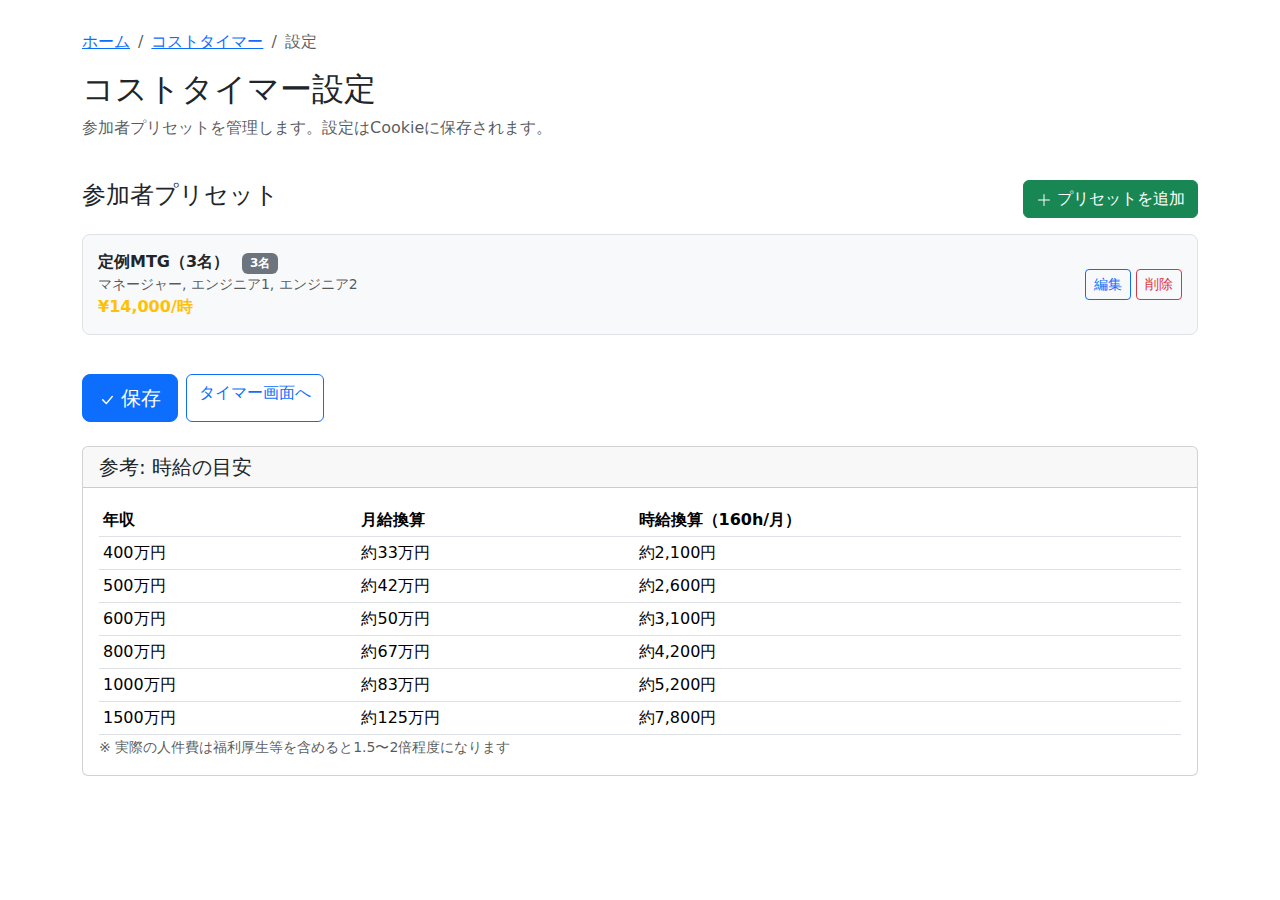
<file: cost-timer/settings.html>
<!DOCTYPE html>
<html lang="ja">
<head>
    <meta charset="UTF-8">
    <meta name="viewport" content="width=device-width, initial-scale=1.0">
    <title>コストタイマー設定</title>
    <link href="https://cdn.jsdelivr.net/npm/bootstrap@5.3.0-alpha1/dist/css/bootstrap.min.css" rel="stylesheet"
          crossorigin="anonymous">
    <script src="https://code.jquery.com/jquery-3.6.0.min.js"></script>
    <style>
        body {
            margin: 30px 10px;
        }
        .preset-card {
            background: #f8f9fa;
            border: 1px solid #dee2e6;
            border-radius: 8px;
            padding: 15px;
            margin-bottom: 15px;
        }
        .preset-card:hover {
            box-shadow: 0 2px 8px rgba(0,0,0,0.1);
        }
        .participant-item {
            background: #fff;
            border: 1px solid #e9ecef;
            border-radius: 6px;
            padding: 10px;
            margin-bottom: 8px;
        }
        .drag-handle {
            cursor: grab;
            color: #adb5bd;
        }
        .drag-handle:hover {
            color: #6c757d;
        }
        .total-rate {
            font-size: 1.2rem;
            font-weight: bold;
            color: #ffc107;
            background: #212529;
            padding: 10px 15px;
            border-radius: 6px;
        }
    </style>
</head>
<body>
<div class="container">
    <div class="row mb-4">
        <div class="col">
            <nav aria-label="breadcrumb">
                <ol class="breadcrumb">
                    <li class="breadcrumb-item"><a href="../index.html">ホーム</a></li>
                    <li class="breadcrumb-item"><a href="index.html">コストタイマー</a></li>
                    <li class="breadcrumb-item active">設定</li>
                </ol>
            </nav>
            <h2>コストタイマー設定</h2>
            <p class="text-muted">参加者プリセットを管理します。設定はCookieに保存されます。</p>
        </div>
    </div>

    <!-- プリセット一覧 -->
    <div class="row mb-4">
        <div class="col">
            <div class="d-flex justify-content-between align-items-center mb-3">
                <h4>参加者プリセット</h4>
                <button type="button" class="btn btn-success" id="addPresetBtn">
                    <svg xmlns="http://www.w3.org/2000/svg" width="16" height="16" fill="currentColor" class="bi bi-plus-lg" viewBox="0 0 16 16">
                        <path fill-rule="evenodd" d="M8 2a.5.5 0 0 1 .5.5v5h5a.5.5 0 0 1 0 1h-5v5a.5.5 0 0 1-1 0v-5h-5a.5.5 0 0 1 0-1h5v-5A.5.5 0 0 1 8 2"/>
                    </svg>
                    プリセットを追加
                </button>
            </div>
            <div id="presetList"></div>
            <div id="emptyMessage" class="text-center text-muted py-5" style="display: none;">
                プリセットがありません。「プリセットを追加」ボタンで追加してください。
            </div>
        </div>
    </div>

    <!-- 操作ボタン -->
    <div class="row mb-4">
        <div class="col">
            <div class="d-flex gap-2">
                <button type="button" class="btn btn-primary btn-lg" id="saveBtn">
                    <svg xmlns="http://www.w3.org/2000/svg" width="16" height="16" fill="currentColor" class="bi bi-check-lg" viewBox="0 0 16 16">
                        <path d="M12.736 3.97a.733.733 0 0 1 1.047 0c.286.289.29.756.01 1.05L7.88 12.01a.733.733 0 0 1-1.065.02L3.217 8.384a.757.757 0 0 1 0-1.06.733.733 0 0 1 1.047 0l3.052 3.093 5.4-6.425a.247.247 0 0 1 .02-.022"/>
                    </svg>
                    保存
                </button>
                <a href="index.html" class="btn btn-outline-primary">
                    タイマー画面へ
                </a>
            </div>
        </div>
    </div>

    <!-- よく使う単価 -->
    <div class="row mb-4">
        <div class="col">
            <div class="card">
                <div class="card-header">
                    <h5 class="mb-0">参考: 時給の目安</h5>
                </div>
                <div class="card-body">
                    <table class="table table-sm mb-0">
                        <thead>
                            <tr>
                                <th>年収</th>
                                <th>月給換算</th>
                                <th>時給換算（160h/月）</th>
                            </tr>
                        </thead>
                        <tbody>
                            <tr><td>400万円</td><td>約33万円</td><td>約2,100円</td></tr>
                            <tr><td>500万円</td><td>約42万円</td><td>約2,600円</td></tr>
                            <tr><td>600万円</td><td>約50万円</td><td>約3,100円</td></tr>
                            <tr><td>800万円</td><td>約67万円</td><td>約4,200円</td></tr>
                            <tr><td>1000万円</td><td>約83万円</td><td>約5,200円</td></tr>
                            <tr><td>1500万円</td><td>約125万円</td><td>約7,800円</td></tr>
                        </tbody>
                    </table>
                    <small class="text-muted">※ 実際の人件費は福利厚生等を含めると1.5〜2倍程度になります</small>
                </div>
            </div>
        </div>
    </div>
</div>

<!-- プリセット編集モーダル -->
<div class="modal fade" id="presetModal" tabindex="-1" aria-hidden="true">
    <div class="modal-dialog modal-lg">
        <div class="modal-content">
            <div class="modal-header">
                <h5 class="modal-title" id="presetModalTitle">プリセットを追加</h5>
                <button type="button" class="btn-close" data-bs-dismiss="modal" aria-label="Close"></button>
            </div>
            <div class="modal-body">
                <div class="mb-3">
                    <label for="presetName" class="form-label">プリセット名 <span class="text-danger">*</span></label>
                    <input type="text" class="form-control" id="presetName" placeholder="例: 定例MTG">
                </div>

                <div class="mb-3">
                    <div class="d-flex justify-content-between align-items-center mb-2">
                        <label class="form-label mb-0">参加者</label>
                        <button type="button" class="btn btn-sm btn-outline-success" id="addParticipantBtn">
                            <svg xmlns="http://www.w3.org/2000/svg" width="14" height="14" fill="currentColor" class="bi bi-plus-lg" viewBox="0 0 16 16">
                                <path fill-rule="evenodd" d="M8 2a.5.5 0 0 1 .5.5v5h5a.5.5 0 0 1 0 1h-5v5a.5.5 0 0 1-1 0v-5h-5a.5.5 0 0 1 0-1h5v-5A.5.5 0 0 1 8 2"/>
                            </svg>
                            参加者を追加
                        </button>
                    </div>
                    <div id="participantList"></div>
                    <div id="participantEmptyMessage" class="text-center text-muted py-3" style="display: none;">
                        参加者がいません。
                    </div>
                </div>

                <div class="total-rate text-center">
                    合計時給: <span id="modalTotalRate">¥0</span>/時
                </div>
            </div>
            <div class="modal-footer">
                <button type="button" class="btn btn-secondary" data-bs-dismiss="modal">キャンセル</button>
                <button type="button" class="btn btn-primary" id="savePresetBtn">保存</button>
            </div>
        </div>
    </div>
</div>

<script src="https://cdn.jsdelivr.net/npm/@popperjs/core@2.11.6/dist/umd/popper.min.js" crossorigin="anonymous"></script>
<script src="https://cdn.jsdelivr.net/npm/bootstrap@5.3.0-alpha1/dist/js/bootstrap.min.js" crossorigin="anonymous"></script>
<script>
$(document).ready(function() {
    const defaultSettings = {
        presets: [
            {
                name: "定例MTG（3名）",
                participants: [
                    { name: "マネージャー", hourlyRate: 6000 },
                    { name: "エンジニア1", hourlyRate: 4000 },
                    { name: "エンジニア2", hourlyRate: 4000 }
                ]
            }
        ]
    };

    let settings = { presets: [] };
    let editingIndex = -1;
    let currentParticipants = [];
    let presetModal;

    function init() {
        presetModal = new bootstrap.Modal(document.getElementById('presetModal'));
        loadSettings();
        renderPresetList();
        setupEventListeners();
    }

    function loadSettings() {
        const cookieValue = document.cookie.replace(/(?:(?:^|.*;\s*)costTimerSettings\s*\=\s*([^;]*).*$)|^.*$/, '$1');
        if (cookieValue) {
            try {
                settings = JSON.parse(decodeURIComponent(cookieValue));
            } catch (e) {
                console.error('Failed to load settings:', e);
                settings = JSON.parse(JSON.stringify(defaultSettings));
            }
        } else {
            settings = JSON.parse(JSON.stringify(defaultSettings));
        }
    }

    function saveSettings() {
        const expirationDate = new Date();
        expirationDate.setFullYear(expirationDate.getFullYear() + 1);
        document.cookie = `costTimerSettings=${encodeURIComponent(JSON.stringify(settings))}; expires=${expirationDate.toUTCString()}; path=/; SameSite=Lax; Secure`;
    }

    function renderPresetList() {
        const $list = $('#presetList');
        $list.empty();

        if (settings.presets.length === 0) {
            $('#emptyMessage').show();
            return;
        }
        $('#emptyMessage').hide();

        settings.presets.forEach((preset, index) => {
            const totalRate = preset.participants.reduce((sum, p) => sum + p.hourlyRate, 0);
            const participantNames = preset.participants.map(p => p.name).join(', ');

            $list.append(`
                <div class="preset-card" data-index="${index}">
                    <div class="row align-items-center">
                        <div class="col">
                            <strong>${escapeHtml(preset.name)}</strong>
                            <span class="badge bg-secondary ms-2">${preset.participants.length}名</span>
                            <div class="text-muted small">${escapeHtml(participantNames)}</div>
                            <div class="text-warning fw-bold">¥${totalRate.toLocaleString()}/時</div>
                        </div>
                        <div class="col-auto">
                            <button type="button" class="btn btn-sm btn-outline-primary edit-btn" data-index="${index}">
                                編集
                            </button>
                            <button type="button" class="btn btn-sm btn-outline-danger delete-btn" data-index="${index}">
                                削除
                            </button>
                        </div>
                    </div>
                </div>
            `);
        });
    }

    function renderParticipantList() {
        const $list = $('#participantList');
        $list.empty();

        if (currentParticipants.length === 0) {
            $('#participantEmptyMessage').show();
            updateModalTotal();
            return;
        }
        $('#participantEmptyMessage').hide();

        currentParticipants.forEach((p, index) => {
            $list.append(`
                <div class="participant-item" data-index="${index}">
                    <div class="row align-items-center g-2">
                        <div class="col-auto drag-handle">
                            <svg xmlns="http://www.w3.org/2000/svg" width="20" height="20" fill="currentColor" viewBox="0 0 16 16">
                                <path d="M7 2a1 1 0 1 1-2 0 1 1 0 0 1 2 0m3 0a1 1 0 1 1-2 0 1 1 0 0 1 2 0M7 5a1 1 0 1 1-2 0 1 1 0 0 1 2 0m3 0a1 1 0 1 1-2 0 1 1 0 0 1 2 0M7 8a1 1 0 1 1-2 0 1 1 0 0 1 2 0m3 0a1 1 0 1 1-2 0 1 1 0 0 1 2 0m-3 3a1 1 0 1 1-2 0 1 1 0 0 1 2 0m3 0a1 1 0 1 1-2 0 1 1 0 0 1 2 0m-3 3a1 1 0 1 1-2 0 1 1 0 0 1 2 0m3 0a1 1 0 1 1-2 0 1 1 0 0 1 2 0"/>
                            </svg>
                        </div>
                        <div class="col">
                            <input type="text" class="form-control form-control-sm participant-name"
                                   value="${escapeHtml(p.name)}" placeholder="名前" data-index="${index}">
                        </div>
                        <div class="col-auto">
                            <div class="input-group input-group-sm">
                                <span class="input-group-text">¥</span>
                                <input type="number" class="form-control participant-rate" style="width: 100px;"
                                       value="${p.hourlyRate}" min="0" step="100" data-index="${index}">
                                <span class="input-group-text">/時</span>
                            </div>
                        </div>
                        <div class="col-auto">
                            <button type="button" class="btn btn-sm btn-outline-danger remove-participant-btn" data-index="${index}">
                                <svg xmlns="http://www.w3.org/2000/svg" width="14" height="14" fill="currentColor" viewBox="0 0 16 16">
                                    <path d="M5.5 5.5A.5.5 0 0 1 6 6v6a.5.5 0 0 1-1 0V6a.5.5 0 0 1 .5-.5m2.5 0a.5.5 0 0 1 .5.5v6a.5.5 0 0 1-1 0V6a.5.5 0 0 1 .5-.5m3 .5a.5.5 0 0 0-1 0v6a.5.5 0 0 0 1 0z"/>
                                    <path d="M14.5 3a1 1 0 0 1-1 1H13v9a2 2 0 0 1-2 2H5a2 2 0 0 1-2-2V4h-.5a1 1 0 0 1-1-1V2a1 1 0 0 1 1-1H6a1 1 0 0 1 1-1h2a1 1 0 0 1 1 1h3.5a1 1 0 0 1 1 1zM4.118 4 4 4.059V13a1 1 0 0 0 1 1h6a1 1 0 0 0 1-1V4.059L11.882 4zM2.5 3h11V2h-11z"/>
                                </svg>
                            </button>
                        </div>
                    </div>
                </div>
            `);
        });

        updateModalTotal();
    }

    function updateModalTotal() {
        const total = currentParticipants.reduce((sum, p) => sum + (p.hourlyRate || 0), 0);
        $('#modalTotalRate').text('¥' + total.toLocaleString());
    }

    function escapeHtml(text) {
        const div = document.createElement('div');
        div.textContent = text;
        return div.innerHTML;
    }

    function setupEventListeners() {
        // プリセット追加
        $('#addPresetBtn').on('click', function() {
            editingIndex = -1;
            currentParticipants = [];
            $('#presetName').val('');
            $('#presetModalTitle').text('プリセットを追加');
            renderParticipantList();
            presetModal.show();
        });

        // プリセット編集
        $(document).on('click', '.edit-btn', function() {
            editingIndex = parseInt($(this).data('index'));
            const preset = settings.presets[editingIndex];
            currentParticipants = preset.participants.map(p => ({ ...p }));
            $('#presetName').val(preset.name);
            $('#presetModalTitle').text('プリセットを編集');
            renderParticipantList();
            presetModal.show();
        });

        // プリセット削除
        $(document).on('click', '.delete-btn', function() {
            const index = parseInt($(this).data('index'));
            if (confirm('このプリセットを削除しますか？')) {
                settings.presets.splice(index, 1);
                renderPresetList();
            }
        });

        // 参加者追加
        $('#addParticipantBtn').on('click', function() {
            currentParticipants.push({ name: '', hourlyRate: 5000 });
            renderParticipantList();
        });

        // 参加者削除
        $(document).on('click', '.remove-participant-btn', function() {
            const index = parseInt($(this).data('index'));
            currentParticipants.splice(index, 1);
            renderParticipantList();
        });

        // 参加者名変更
        $(document).on('input', '.participant-name', function() {
            const index = parseInt($(this).data('index'));
            currentParticipants[index].name = $(this).val();
        });

        // 参加者単価変更
        $(document).on('input', '.participant-rate', function() {
            const index = parseInt($(this).data('index'));
            currentParticipants[index].hourlyRate = parseInt($(this).val()) || 0;
            updateModalTotal();
        });

        // プリセット保存
        $('#savePresetBtn').on('click', function() {
            const name = $('#presetName').val().trim();
            if (!name) {
                alert('プリセット名を入力してください');
                return;
            }

            if (currentParticipants.length === 0) {
                alert('参加者を1名以上追加してください');
                return;
            }

            // 空の名前をフィルタリング
            const validParticipants = currentParticipants.filter(p => p.name.trim());
            if (validParticipants.length === 0) {
                alert('参加者の名前を入力してください');
                return;
            }

            const preset = {
                name: name,
                participants: validParticipants.map(p => ({
                    name: p.name.trim(),
                    hourlyRate: p.hourlyRate || 0
                }))
            };

            if (editingIndex >= 0) {
                settings.presets[editingIndex] = preset;
            } else {
                settings.presets.push(preset);
            }

            renderPresetList();
            presetModal.hide();
        });

        // 全体保存
        $('#saveBtn').on('click', function() {
            saveSettings();
            alert('設定を保存しました！');
        });
    }

    init();
});
</script>
</body>
</html>
</file>
